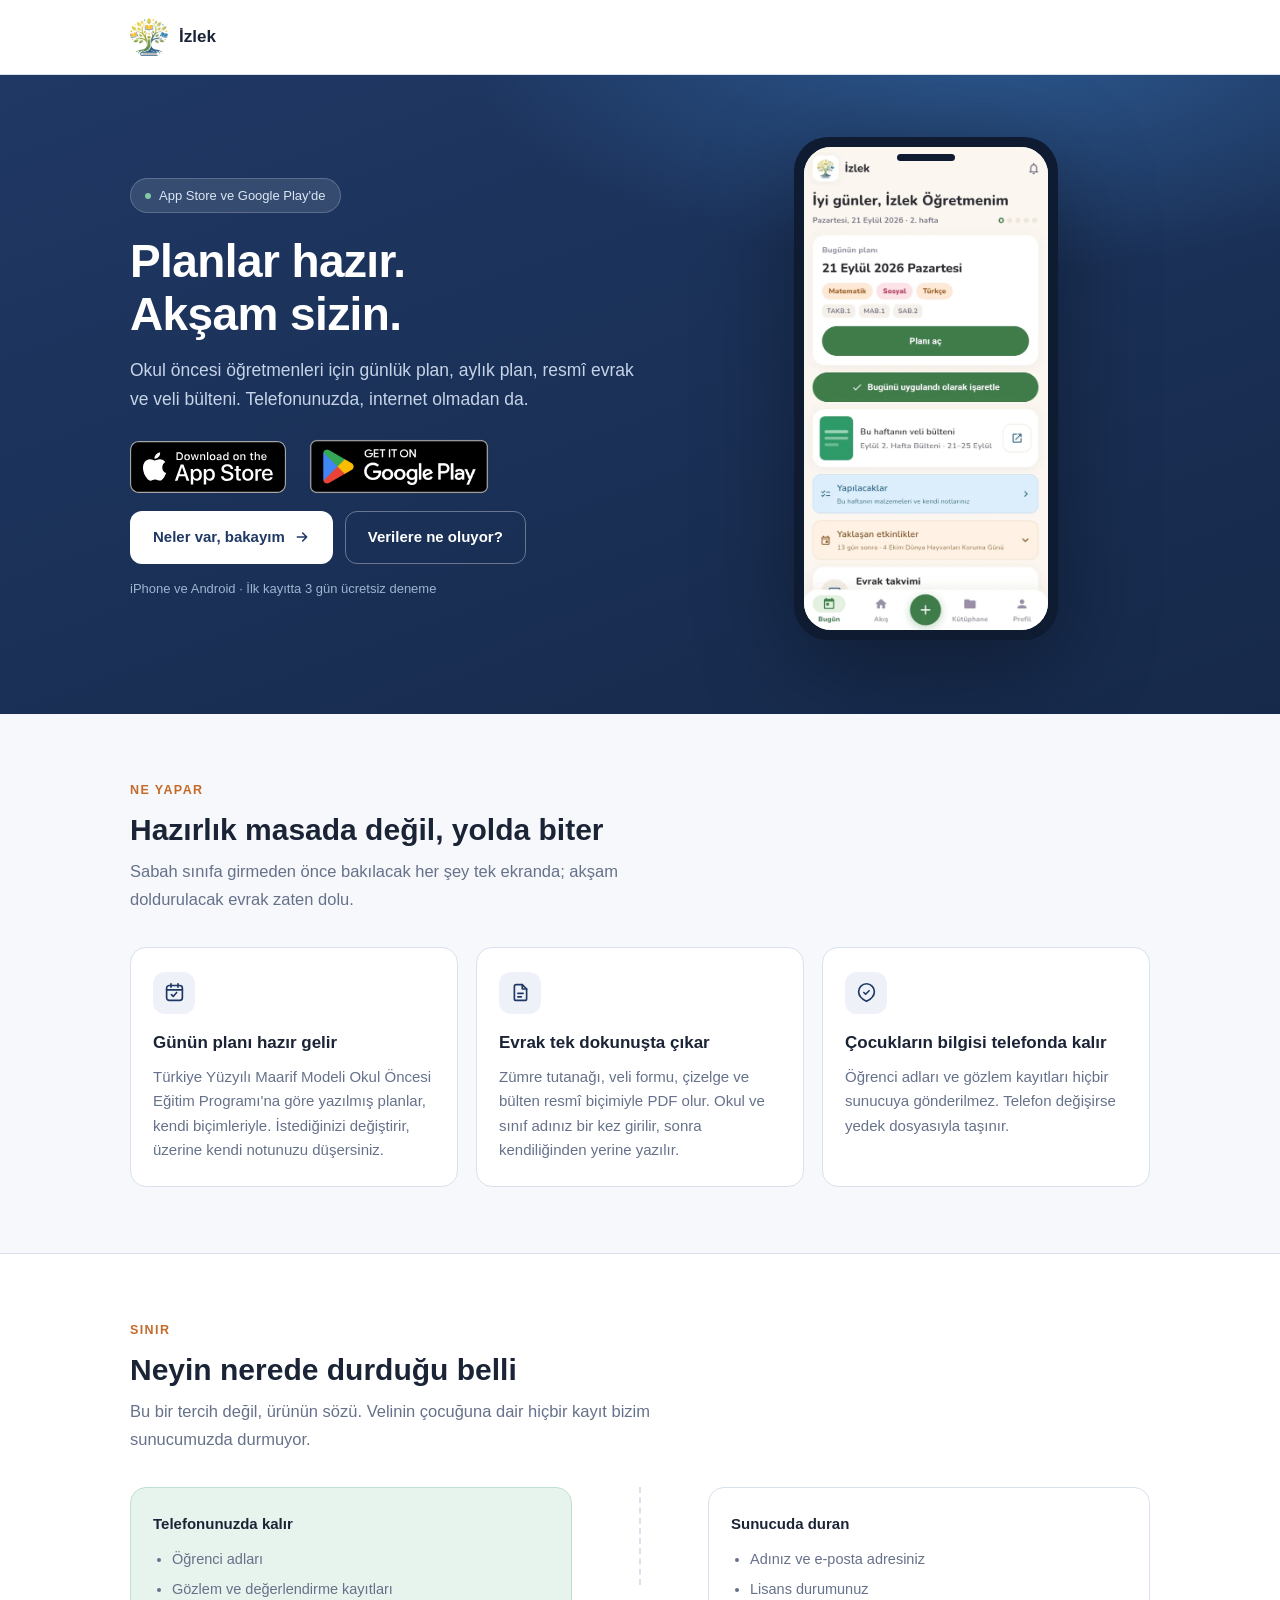
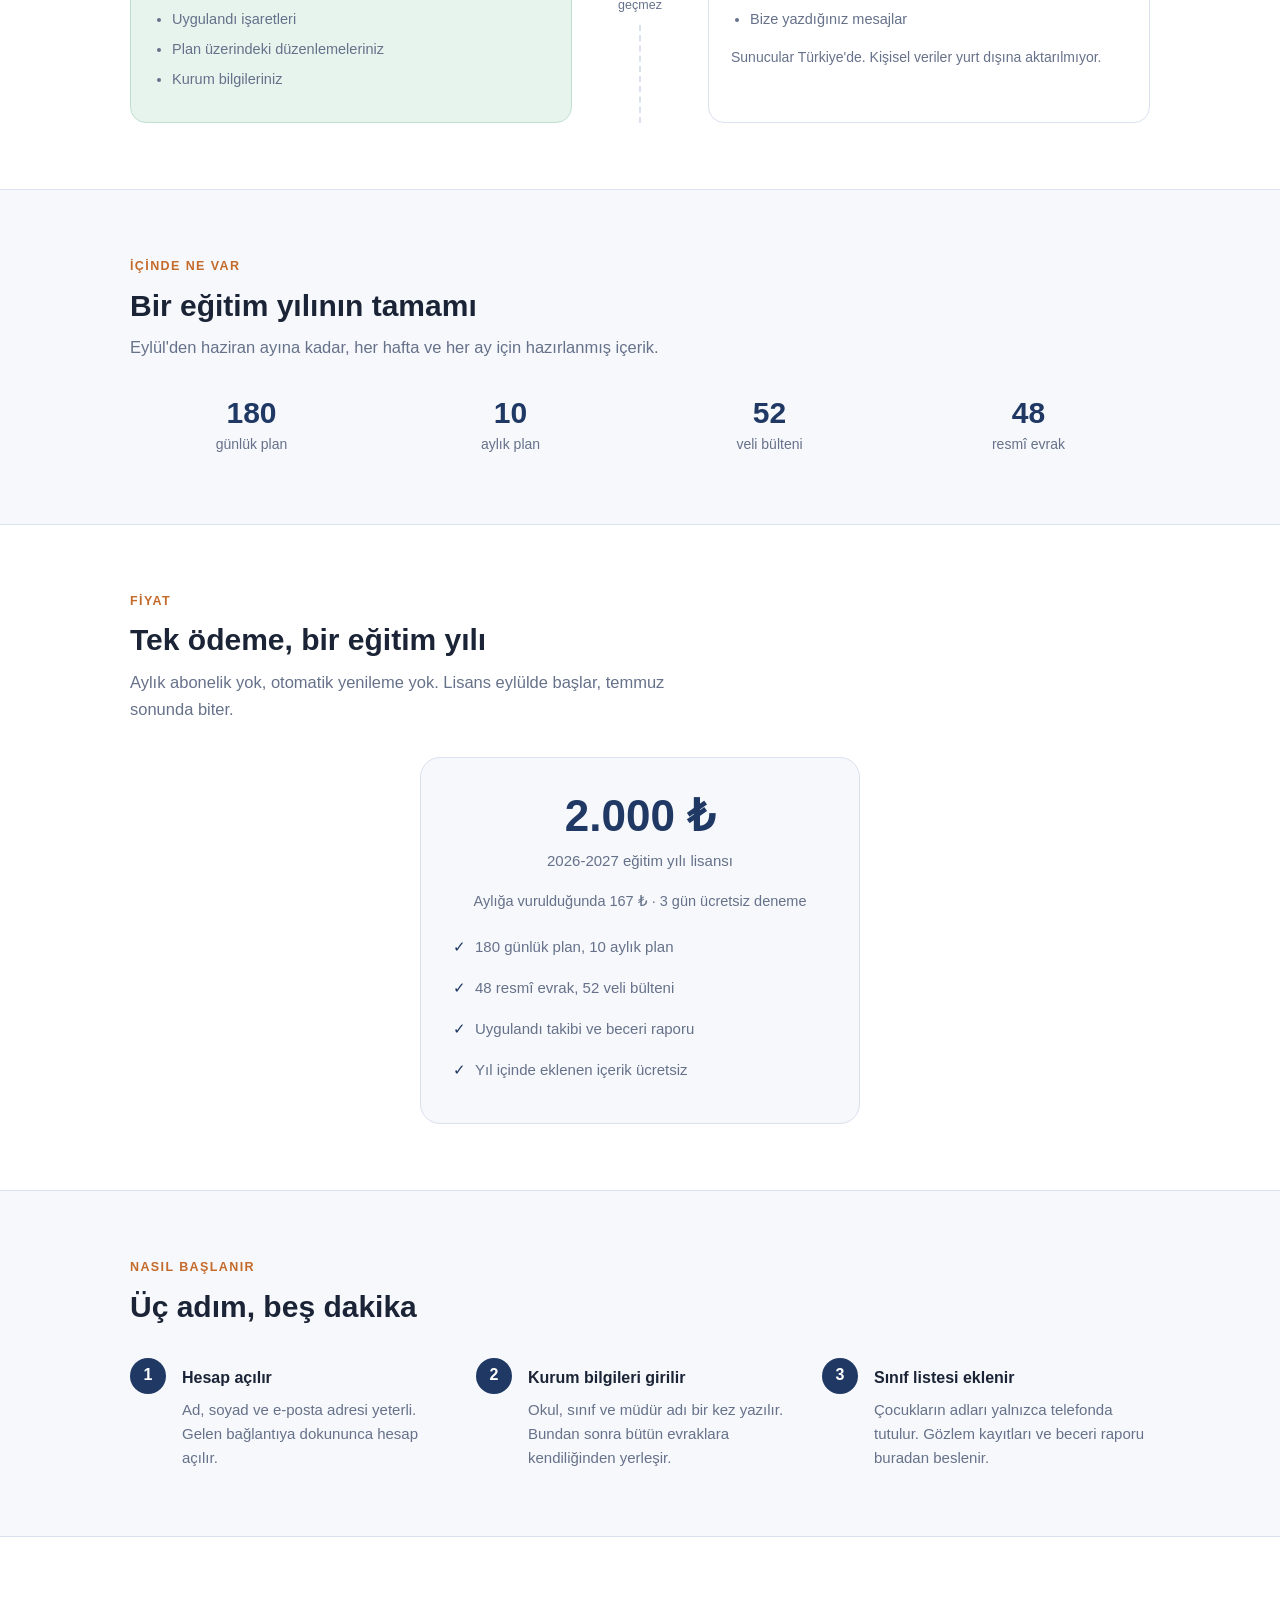
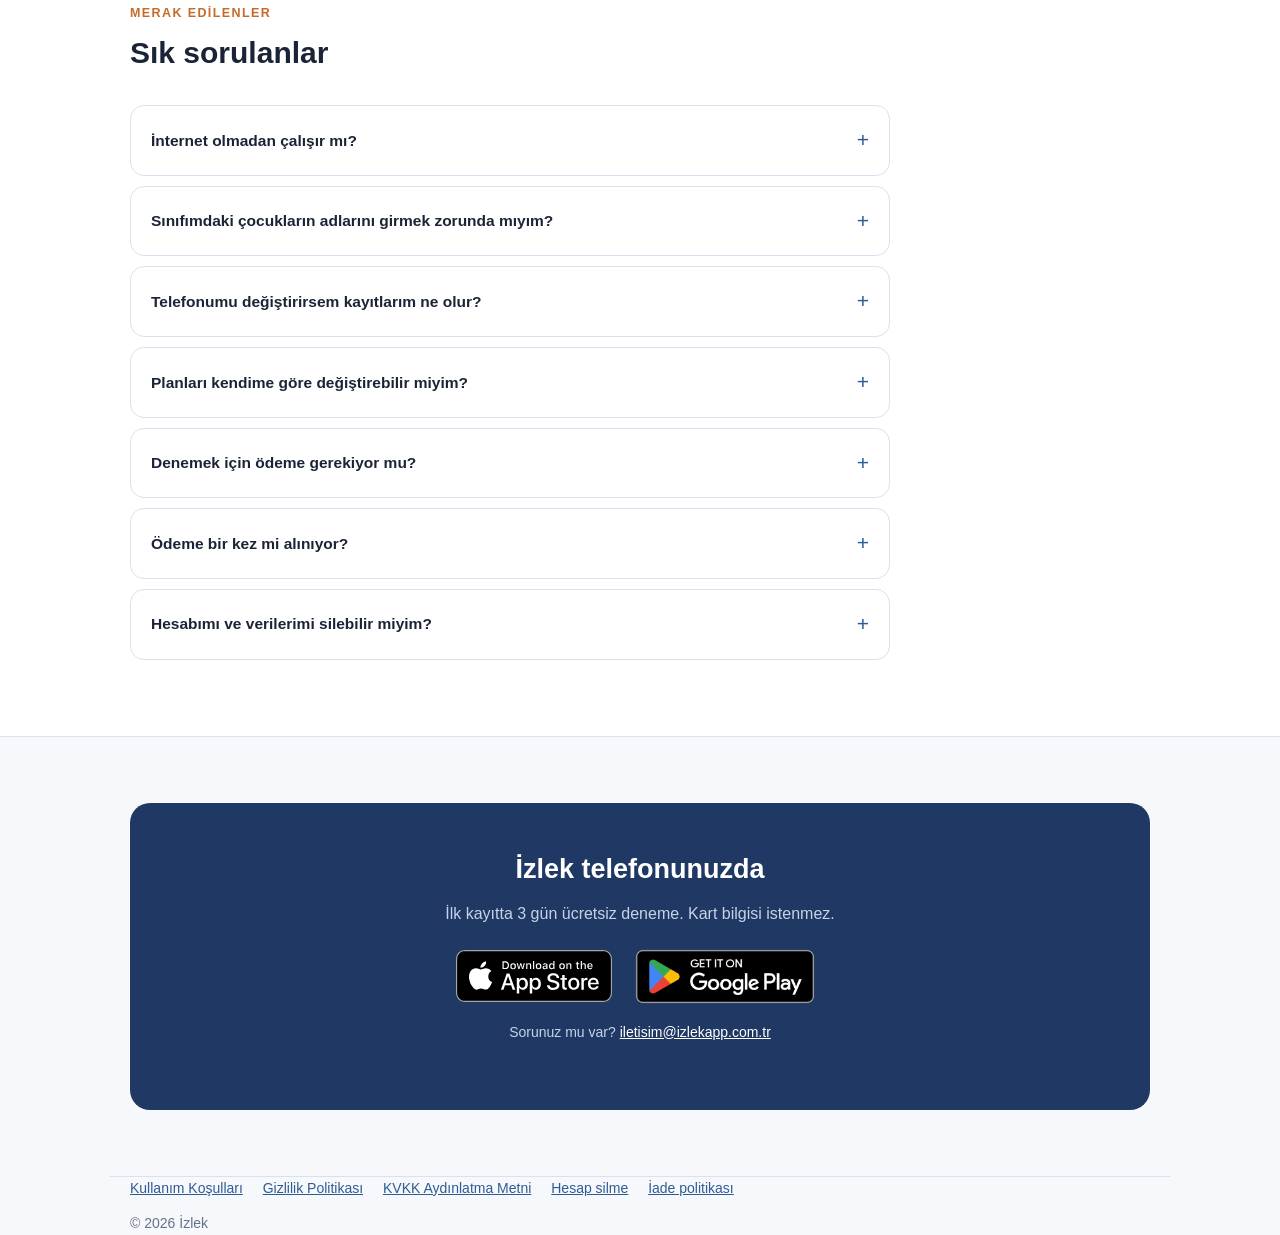
<file: index.html>
<!DOCTYPE html>
<html lang="tr">
<head>
<meta charset="utf-8">
<meta name="viewport" content="width=device-width, initial-scale=1">
<title>İzlek · Okul öncesi planlama ve evrak</title>
<meta name="description" content="Okul öncesi öğretmenleri için günlük plan, aylık plan, resmî evrak ve veli bülteni. Çevrimdışı çalışır, çocuklara ait bilgiler telefondan çıkmaz.">
<meta property="og:title" content="İzlek · Planlar hazır, akşam sizin">
<meta property="og:description" content="Okul öncesi öğretmenleri için planlama ve evrak uygulaması.">
<meta property="og:locale" content="tr_TR">
<meta property="og:image" content="https://izlekapp.com.tr/izlek-simge@2x.png">
<link rel="icon" href="/favicon.ico" sizes="any">
<link rel="apple-touch-icon" href="/apple-touch-icon.png">
<link rel="stylesheet" href="/ortak.css">
<style>
  /* Tanıtım sayfası belgelerden geniş: ölçüsü okumak değil,
     bakmak üzerine. Diğer sayfalar 720 pikselde kalıyor. */
  .kap{max-width:1060px}

  :root{
    --vurgu:#C46A2B;
    --vurguZemin:#FDF3EA;
    --gece:#16294A;
  }

  /* ---------- ÜST ALAN ---------- */
  .kahraman{
    background:
      radial-gradient(900px 420px at 78% -10%, #2E5C94 0%, transparent 62%),
      linear-gradient(160deg, #1F3864 0%, var(--gece) 100%);
    color:#fff;
    padding:62px 0 74px;
    overflow:hidden;
  }
  .kahraman .kap{
    display:grid;
    grid-template-columns:1.08fr .92fr;
    gap:44px;
    align-items:center;
  }
  .kahraman h1{
    font-size:clamp(30px, 4.4vw, 46px);
    line-height:1.14;
    letter-spacing:-.6px;
    margin:0 0 16px;
    color:#fff;
  }
  .kahraman .alt{
    font-size:17.5px;
    line-height:1.65;
    color:#C6D4E8;
    margin:0 0 26px;
    max-width:30em;
  }
  .rozet{
    display:inline-flex;
    align-items:center;
    gap:8px;
    background:rgba(255,255,255,.11);
    border:1px solid rgba(255,255,255,.2);
    border-radius:999px;
    padding:6px 14px;
    font-size:13px;
    color:#DCE6F4;
    margin:0 0 22px;
  }
  .rozet span{
    width:6px; height:6px; border-radius:50%;
    background:#7FC9A5; flex:none;
  }
  .dugmeler{display:flex; flex-wrap:wrap; gap:12px; align-items:center}
  .dugme{
    display:inline-flex; align-items:center; gap:9px;
    padding:13px 22px; border-radius:12px;
    font-size:15px; font-weight:600; text-decoration:none;
    border:1px solid transparent;
  }
  .dugme.dolu{background:#fff; color:var(--ana)}
  .dugme.bos{border-color:rgba(255,255,255,.34); color:#fff}
  .kucukNot{font-size:13px; color:#9FB4D0; margin:14px 0 0}

  /* Mağaza rozetleri (10 Ekim 2026): resmî Apple ve Google rozetleri.
     Google'ın PNG'sinde kendi boşluğu var; görünür yükseklikleri eşit
     olsun diye büyütülüp kenarları geri çekiliyor. */
  .magaza{display:flex; flex-wrap:wrap; gap:14px; align-items:center; margin:0 0 18px}
  .magaza a{display:inline-flex; line-height:0; border-radius:10px}
  .magaza a:focus-visible{outline:2px solid #fff; outline-offset:3px}
  .magaza img.apple{height:52px; width:auto}
  .magaza img.google{height:79px; width:auto; margin:-13px -3px}
  .kapanis .magaza{justify-content:center; margin:0 0 18px}
  .kapanis .iletisim{color:#C6D4E8; font-size:14px}
  .kapanis .iletisim a{color:#fff}

  /* ---------- TELEFON ---------- */
  /*
    Telefonun içinde **uygulamanın gerçek ekran görüntüleri** duruyor
    ve ziyaretçi alt çubuktaki sekmelere dokunarak gezinebiliyor.

    Alt çubuğu burada **çizmiyoruz**: uygulamanın kendi çubuğu karenin
    içinde zaten var. İkinci bir çubuk çizmek, uygulama değiştiğinde
    sitenin sessizce eskimesi demekti. Site yalnızca o çubuğun üstüne
    görünmez dokunma alanları koyuyor; hangi sekmenin seçili olduğunu
    da karenin kendisi söylüyor.

    --telefon-oran: karelerin en-boy oranı. Elle yazılmıyor —
    `arac/magaza/site_telefon_hazirla.py` görüntüleri üretirken buraya
    yazıyor. Böylece çerçeve karelerin kendi şekline oturuyor; hangi
    telefondan çekilirse çekilsin ne ezilme ne kırpılma oluyor.
  */
  .telefon{
    --telefon-oran: 0.5048;
    /* Alt çubuğun karedeki yüksekliği. Karenin yüzdesi olarak yazılı
       ki farklı yoğunluktaki telefonlarda da denk gelsin.
       Çubuk karede %6.6 yer kaplıyor; alan bilerek biraz yüksek
       tutuluyor ki küçük ekranda parmak çubuğun üstüne denk gelse de
       sekme değişsin. Fazlası içeriğin üstünü kaplardı. */
    --sekme-yuksekligi: 9%;
    justify-self:center; margin:0; width:264px; max-width:100%;
    filter:drop-shadow(0 24px 48px rgba(0,0,0,.34));
  }
  .telefon-govde{
    background:#0E1B31; border-radius:34px; padding:10px;
    position:relative;
  }
  /* Ekranın üstündeki ada. Kamerayı taklit etmek için değil: bu şerit
     olmadan çerçeve telefon gibi okunmuyor, boş bir dikdörtgen oluyor. */
  .telefon-govde::before{
    content:''; position:absolute; top:17px; left:50%;
    transform:translateX(-50%);
    width:58px; height:7px; border-radius:3.5px; background:#0E1B31;
    z-index:3;
  }
  .telefon-ekran{
    position:relative; overflow:hidden; border-radius:27px;
    aspect-ratio:var(--telefon-oran);
    background:#FBF6F0;
  }
  .telefon-kare{
    position:absolute; inset:0; width:100%; height:100%;
    object-fit:cover; object-position:top;
    opacity:0; transition:opacity .45s ease;
  }
  .telefon-kare.acik{opacity:1}

  /* Dokunma alanları: alt çubuk beş yuvaya bölünüyor —
     Bugün · Akış · Paylaş · Kütüphane · Profil. Beşi de gerçek
     (Ozan, Adım 294): ortadaki artı düğmesi önce gizleniyordu, şimdi
     kendi karesi var. */
  .telefon-sekmeler{
    position:absolute; left:0; right:0; bottom:0;
    height:var(--sekme-yuksekligi);
    display:grid; grid-template-columns:repeat(5,1fr);
  }
  .telefon-sekmeler button{
    appearance:none; background:transparent; border:0; padding:0;
    margin:2px; border-radius:10px; cursor:pointer;
    -webkit-tap-highlight-color:transparent;
    transition:background .18s ease;
  }
  /* Ortadaki yuva bir zamanlar gizliydi ve `display:none` ile
     ızgaradan çıkarıldığı için kalan dört alan bir yuva sola kayıyor,
     ziyaretçi "Kütüphane"ye dokunurken Profil'e basıyordu (Adım 281).
     Beş karenin beş yuvası olunca gizlenecek bir şey kalmadı; kayma
     ihtimali de kalktı. */
  .telefon-sekmeler button:hover{background:rgba(31,56,100,.10)}
  .telefon-sekmeler button:focus-visible{
    outline:2px solid var(--ana); outline-offset:-2px;
  }
  .gizliYazi{
    position:absolute; width:1px; height:1px; overflow:hidden;
    clip-path:inset(50%); white-space:nowrap;
  }

  /* Hareketi azaltılmış tarayıcıda geçiş anında olur; betik de
     kendiliğinden dönmeyi hiç başlatmaz. */
  @media (prefers-reduced-motion: reduce){
    .telefon-kare{transition:none}
  }

  /* ---------- BÖLÜMLER ---------- */
  .bolum{padding:66px 0}
  .bolum.acikZemin{background:var(--kart); border-block:1px solid var(--kenar)}
  .basligi{max-width:34em; margin:0 0 34px}
  .basligi h2{font-size:clamp(23px,2.6vw,30px); line-height:1.25; margin:0 0 10px; padding:0}
  .basligi p{color:var(--soluk); font-size:16.5px; margin:0}
  .etiket{
    display:block; font-size:12.5px; font-weight:700; letter-spacing:1.4px;
    text-transform:uppercase; color:var(--vurgu); margin:0 0 10px;
  }

  /* ---------- ÜÇLÜ ---------- */
  .uclu{display:grid; grid-template-columns:repeat(3,1fr); gap:18px}
  .oge{
    background:var(--kart); border:1px solid var(--kenar);
    border-radius:16px; padding:24px 22px;
  }
  .bolum.acikZemin .oge{background:var(--zemin)}
  .oge .ikon{
    width:42px; height:42px; border-radius:12px;
    background:var(--acik); color:var(--ana);
    display:flex; align-items:center; justify-content:center;
    margin:0 0 15px;
  }
  .oge h3{font-size:17px; margin:0 0 8px}
  .oge p{color:var(--soluk); font-size:15px; line-height:1.62; margin:0}

  /* ---------- MAHREMİYET ---------- */
  .sinir{
    display:grid; grid-template-columns:1fr auto 1fr;
    gap:20px; align-items:stretch;
  }
  .kutu{
    background:var(--kart); border:1px solid var(--kenar);
    border-radius:16px; padding:24px 22px;
  }
  .kutu.yesil{background:var(--onayZemin); border-color:var(--onayKenar)}
  .kutu h4{margin:0 0 12px; font-size:15px}
  .kutu ul{margin:0; padding-left:19px; color:var(--soluk); font-size:14.5px}
  .kutu li{margin-bottom:6px}
  .duvar{
    display:flex; flex-direction:column; align-items:center;
    justify-content:center; gap:10px; color:var(--soluk);
    font-size:12.5px; text-align:center; width:96px;
  }
  .duvar .cizgi{
    flex:1; width:0; border-left:2px dashed var(--kenar); min-height:26px;
  }

  /* ---------- SAYILAR ---------- */
  .sayilar{display:grid; grid-template-columns:repeat(4,1fr); gap:16px; text-align:center}
  .sayi b{display:block; font-size:30px; color:var(--ana); line-height:1.2}
  .sayi span{font-size:14px; color:var(--soluk)}

  /* ---------- ADIMLAR ---------- */
  .adimlar{display:grid; grid-template-columns:repeat(3,1fr); gap:18px; counter-reset:adim}
  .adim{position:relative; padding-left:52px}
  .adim::before{
    counter-increment:adim; content:counter(adim);
    position:absolute; left:0; top:-2px;
    width:36px; height:36px; border-radius:50%;
    background:var(--ana); color:#fff;
    display:flex; align-items:center; justify-content:center;
    font-size:16px; font-weight:700;
  }
  .adim h3{font-size:16px; margin:5px 0 7px}
  .adim p{color:var(--soluk); font-size:15px; line-height:1.6; margin:0}

  /* ---------- SSS ---------- */
  .sss{max-width:760px}
  .sss details{
    background:var(--kart); border:1px solid var(--kenar);
    border-radius:14px; padding:0 20px; margin-bottom:10px;
  }
  .sss summary{
    cursor:pointer; list-style:none; padding:17px 0;
    font-weight:600; font-size:15.5px;
    display:flex; justify-content:space-between; align-items:center; gap:14px;
  }
  .sss summary::-webkit-details-marker{display:none}
  .sss summary::after{content:'+'; color:var(--ikincil); font-size:21px; font-weight:400}
  .sss details[open] summary::after{content:'–'}
  .sss details p{padding:0 0 17px; margin:0; color:var(--soluk); font-size:15px}

  /* ---------- FİYAT ---------- */
  .fiyatKart{
    background:var(--kart); border:1px solid var(--kenar);
    border-radius:20px; padding:34px 32px; text-align:center;
    max-width:440px; margin:0 auto;
  }
  .fiyatKart .tutar{
    font-size:clamp(34px,4vw,44px); font-weight:700;
    color:var(--ana); line-height:1.1;
  }
  .fiyatKart .birim{display:block; color:var(--soluk); font-size:15px; margin-top:8px}
  .fiyatKart .aylik{color:var(--soluk); font-size:14.5px; margin:16px 0 0}
  .fiyatKart ul{
    list-style:none; padding:0; margin:22px 0 0; text-align:left;
    display:grid; gap:9px; font-size:15px;
  }
  .fiyatKart li{padding-left:22px; position:relative; color:var(--soluk)}
  .fiyatKart li::before{content:'✓'; position:absolute; left:0; color:var(--ana)}
  .bolum.acikZemin .fiyatKart{background:var(--zemin)}

  /* ---------- KAPANIŞ ---------- */
  .kapanis{
    background:var(--ana); color:#fff;
    border-radius:20px; padding:44px 40px; text-align:center;
  }
  .kapanis h2{color:#fff; font-size:clamp(21px,2.4vw,27px); margin:0 0 10px; padding:0}
  .kapanis p{color:#C6D4E8; margin:0 0 22px; font-size:16px}

  @media (max-width:860px){
    .kahraman{padding:44px 0 52px}
    .kahraman .kap{grid-template-columns:1fr; gap:36px}
    .telefon{order:2; width:260px}
    .uclu, .adimlar, .sayilar{grid-template-columns:1fr}
    .sayilar{gap:22px}
    .sinir{grid-template-columns:1fr}
    .duvar{width:auto; flex-direction:row; gap:14px}
    .duvar .cizgi{
      flex:1; height:0; min-height:0; width:auto;
      border-left:0; border-top:2px dashed var(--kenar);
    }
    .bolum{padding:48px 0}
    .kapanis{padding:34px 24px}
  }
</style>
</head>
<body>

<header>
  <div class="kap">
    <a class="marka" href="/">
      <img class="simge" src="/izlek-simge.png"
           srcset="/izlek-simge.png 1x, /izlek-simge@2x.png 2x"
           width="38" height="38" alt="">
      <b>İzlek</b>
    </a>
  </div>
</header>

<!-- =============================================================
     ÜST ALAN
     ============================================================= -->
<section class="kahraman">
  <div class="kap">
    <div>
      <div class="rozet"><span></span> App Store ve Google Play'de</div>
      <h1>Planlar hazır.<br>Akşam sizin.</h1>
      <p class="alt">
        Okul öncesi öğretmenleri için günlük plan, aylık plan, resmî
        evrak ve veli bülteni. Telefonunuzda, internet olmadan da.
      </p>
      <div class="magaza">
        <a href="https://apps.apple.com/tr/app/id6811076580" rel="noopener">
          <img class="apple" src="/app-store-rozet.svg" width="156" height="52"
               alt="App Store'dan indirin">
        </a>
        <a href="https://play.google.com/store/apps/details?id=tr.com.izlekapp" rel="noopener">
          <img class="google" src="/google-play-rozet.png" width="204" height="79"
               alt="Google Play'den indirin">
        </a>
      </div>
      <div class="dugmeler">
        <a class="dugme dolu" href="#nedir">
          Neler var, bakayım
          <svg width="16" height="16" viewBox="0 0 24 24" fill="none" stroke="currentColor"
               stroke-width="2.4" stroke-linecap="round" stroke-linejoin="round" aria-hidden="true">
            <path d="M5 12h14M13 6l6 6-6 6"/>
          </svg>
        </a>
        <a class="dugme bos" href="#mahremiyet">Verilere ne oluyor?</a>
      </div>
      <p class="kucukNot">iPhone ve Android · İlk kayıtta 3 gün ücretsiz deneme</p>
    </div>

    <!-- Telefonun içinde uygulamanın gerçek ekranları var.
         Kareler `arac/magaza/site_telefon_hazirla.py` ile üretiliyor;
         yeni sürüm çekildiğinde dosyalar değişiyor, bu işaretleme
         aynı kalıyor. -->
    <figure class="telefon">
      <div class="telefon-govde">
        <div class="telefon-ekran">
          <img class="telefon-kare acik" id="kare-bugun"
               src="/telefon-bugun.webp"
               alt="Bugün ekranı: günün planı, uygulandı işareti ve yaklaşan etkinlikler"
               fetchpriority="high" decoding="async">
          <img class="telefon-kare" id="kare-akis"
               src="/telefon-akis.webp"
               alt="Akış ekranı: öğretmenlerin paylaştığı etkinlikler"
               loading="lazy" decoding="async">
          <img class="telefon-kare" id="kare-paylas"
               src="/telefon-paylas.webp"
               alt="Yeni paylaşım ekranı: etkinlik fotoğrafı, açıklama ve etiketler"
               loading="lazy" decoding="async">
          <img class="telefon-kare" id="kare-kutuphane"
               src="/telefon-kutuphane.webp"
               alt="Kütüphane ekranı: aylık planlar, resmî evraklar ve veli bültenleri"
               loading="lazy" decoding="async">
          <img class="telefon-kare" id="kare-profil"
               src="/telefon-profil.webp"
               alt="Profil ekranı: lisans, sınıf bilgileri ve yedekleme"
               loading="lazy" decoding="async">

          <!-- Alt çubuğun üstündeki görünmez dokunma alanları.
               Beş yuva, beş kare; hepsi tıklanabilir. -->
          <div class="telefon-sekmeler" id="telefonSekmeler">
            <button type="button" data-kare="kare-bugun" aria-pressed="true">
              <span class="gizliYazi">Bugün ekranını göster</span>
            </button>
            <button type="button" data-kare="kare-akis" aria-pressed="false">
              <span class="gizliYazi">Akış ekranını göster</span>
            </button>
            <button type="button" data-kare="kare-paylas" aria-pressed="false">
              <span class="gizliYazi">Paylaşım ekranını göster</span>
            </button>
            <button type="button" data-kare="kare-kutuphane" aria-pressed="false">
              <span class="gizliYazi">Kütüphane ekranını göster</span>
            </button>
            <button type="button" data-kare="kare-profil" aria-pressed="false">
              <span class="gizliYazi">Profil ekranını göster</span>
            </button>
          </div>
        </div>
      </div>
      <figcaption class="gizliYazi">
        İzlek uygulamasının Bugün, Akış, Kütüphane ve Profil ekranları.
      </figcaption>
    </figure>
  </div>
</section>

<!-- =============================================================
     ÜÇ SÖZ
     ============================================================= -->
<section class="bolum" id="nedir">
  <div class="kap">
    <div class="basligi">
      <span class="etiket">Ne yapar</span>
      <h2>Hazırlık masada değil, yolda biter</h2>
      <p>
        Sabah sınıfa girmeden önce bakılacak her şey tek ekranda;
        akşam doldurulacak evrak zaten dolu.
      </p>
    </div>

    <div class="uclu">
      <div class="oge">
        <div class="ikon">
          <svg width="21" height="21" viewBox="0 0 24 24" fill="none" stroke="currentColor"
               stroke-width="1.9" stroke-linecap="round" stroke-linejoin="round" aria-hidden="true">
            <rect x="3" y="4" width="18" height="17" rx="3"/>
            <path d="M3 9h18M8 2v4M16 2v4"/>
            <path d="M8.5 14.5l2 2 4-4.5"/>
          </svg>
        </div>
        <h3>Günün planı hazır gelir</h3>
        <p>
          Türkiye Yüzyılı Maarif Modeli Okul Öncesi Eğitim Programı'na
          göre yazılmış planlar, kendi biçimleriyle. İstediğinizi
          değiştirir, üzerine kendi notunuzu düşersiniz.
        </p>
      </div>

      <div class="oge">
        <div class="ikon">
          <svg width="21" height="21" viewBox="0 0 24 24" fill="none" stroke="currentColor"
               stroke-width="1.9" stroke-linecap="round" stroke-linejoin="round" aria-hidden="true">
            <path d="M14 3H7a2 2 0 0 0-2 2v14a2 2 0 0 0 2 2h10a2 2 0 0 0 2-2V8z"/>
            <path d="M14 3v5h5M9 13h6M9 17h4"/>
          </svg>
        </div>
        <h3>Evrak tek dokunuşta çıkar</h3>
        <p>
          Zümre tutanağı, veli formu, çizelge ve bülten resmî
          biçimiyle PDF olur. Okul ve sınıf adınız bir kez girilir,
          sonra kendiliğinden yerine yazılır.
        </p>
      </div>

      <div class="oge">
        <div class="ikon">
          <svg width="21" height="21" viewBox="0 0 24 24" fill="none" stroke="currentColor"
               stroke-width="1.9" stroke-linecap="round" stroke-linejoin="round" aria-hidden="true">
            <path d="M12 2a9 9 0 0 0-9 9c0 5 4 8.5 9 11 5-2.5 9-6 9-11a9 9 0 0 0-9-9z"/>
            <path d="M9 12l2 2 4-4"/>
          </svg>
        </div>
        <h3>Çocukların bilgisi telefonda kalır</h3>
        <p>
          Öğrenci adları ve gözlem kayıtları hiçbir sunucuya
          gönderilmez. Telefon değişirse yedek dosyasıyla taşınır.
        </p>
      </div>
    </div>
  </div>
</section>

<!-- =============================================================
     MAHREMİYET
     ============================================================= -->
<section class="bolum acikZemin" id="mahremiyet">
  <div class="kap">
    <div class="basligi">
      <span class="etiket">Sınır</span>
      <h2>Neyin nerede durduğu belli</h2>
      <p>
        Bu bir tercih değil, ürünün sözü. Velinin çocuğuna dair hiçbir
        kayıt bizim sunucumuzda durmuyor.
      </p>
    </div>

    <div class="sinir">
      <div class="kutu yesil">
        <h4>Telefonunuzda kalır</h4>
        <ul>
          <li>Öğrenci adları</li>
          <li>Gözlem ve değerlendirme kayıtları</li>
          <li>Uygulandı işaretleri</li>
          <li>Plan üzerindeki düzenlemeleriniz</li>
          <li>Kurum bilgileriniz</li>
        </ul>
      </div>

      <div class="duvar" aria-hidden="true">
        <div class="cizgi"></div>
        <div>geçmez</div>
        <div class="cizgi"></div>
      </div>

      <div class="kutu">
        <h4>Sunucuda duran</h4>
        <ul>
          <li>Adınız ve e-posta adresiniz</li>
          <li>Lisans durumunuz</li>
          <li>Bize yazdığınız mesajlar</li>
        </ul>
        <p style="margin:14px 0 0; font-size:14px; color:var(--soluk)">
          Sunucular Türkiye'de. Kişisel veriler yurt dışına
          aktarılmıyor.
        </p>
      </div>
    </div>
  </div>
</section>

<!-- =============================================================
     İÇİNDEKİLER
     ============================================================= -->
<section class="bolum">
  <div class="kap">
    <div class="basligi">
      <span class="etiket">İçinde ne var</span>
      <h2>Bir eğitim yılının tamamı</h2>
      <p>
        Eylül'den haziran ayına kadar, her hafta ve her ay için
        hazırlanmış içerik.
      </p>
    </div>

    <div class="sayilar">
      <div class="sayi"><b>180</b><span>günlük plan</span></div>
      <div class="sayi"><b>10</b><span>aylık plan</span></div>
      <div class="sayi"><b>52</b><span>veli bülteni</span></div>
      <div class="sayi"><b>48</b><span>resmî evrak</span></div>
    </div>
  </div>
</section>

<!-- =============================================================
     FİYAT
     ============================================================= -->
<section class="bolum acikZemin">
  <div class="kap">
    <div class="basligi">
      <span class="etiket">Fiyat</span>
      <h2>Tek ödeme, bir eğitim yılı</h2>
      <p>
        Aylık abonelik yok, otomatik yenileme yok. Lisans eylülde
        başlar, temmuz sonunda biter.
      </p>
    </div>

    <div class="fiyatKart">
      <div class="tutar">2.000 ₺</div>
      <span class="birim">2026-2027 eğitim yılı lisansı</span>
      <p class="aylik">Aylığa vurulduğunda 167 ₺ · 3 gün ücretsiz deneme</p>
      <ul>
        <li>180 günlük plan, 10 aylık plan</li>
        <li>48 resmî evrak, 52 veli bülteni</li>
        <li>Uygulandı takibi ve beceri raporu</li>
        <li>Yıl içinde eklenen içerik ücretsiz</li>
      </ul>
    </div>
  </div>
</section>

<!-- =============================================================
     NASIL BAŞLANIR
     ============================================================= -->
<section class="bolum">
  <div class="kap">
    <div class="basligi">
      <span class="etiket">Nasıl başlanır</span>
      <h2>Üç adım, beş dakika</h2>
    </div>

    <div class="adimlar">
      <div class="adim">
        <h3>Hesap açılır</h3>
        <p>
          Ad, soyad ve e-posta adresi yeterli. Gelen bağlantıya
          dokununca hesap açılır.
        </p>
      </div>
      <div class="adim">
        <h3>Kurum bilgileri girilir</h3>
        <p>
          Okul, sınıf ve müdür adı bir kez yazılır. Bundan sonra
          bütün evraklara kendiliğinden yerleşir.
        </p>
      </div>
      <div class="adim">
        <h3>Sınıf listesi eklenir</h3>
        <p>
          Çocukların adları yalnızca telefonda tutulur. Gözlem
          kayıtları ve beceri raporu buradan beslenir.
        </p>
      </div>
    </div>
  </div>
</section>

<!-- =============================================================
     SSS
     ============================================================= -->
<section class="bolum acikZemin">
  <div class="kap">
    <div class="basligi">
      <span class="etiket">Merak edilenler</span>
      <h2>Sık sorulanlar</h2>
    </div>

    <div class="sss">
      <details>
        <summary>İnternet olmadan çalışır mı?</summary>
        <p>
          Evet. Planlar, evraklar ve PDF üretimi çevrimdışı çalışır.
          İnternet yalnızca hesap açarken, giriş yaparken ve yeni ay
          içeriği inerken gerekir.
        </p>
      </details>
      <details>
        <summary>Sınıfımdaki çocukların adlarını girmek zorunda mıyım?</summary>
        <p>
          Hayır. Sınıf listesi yalnızca gözlem kayıtları ve beceri
          raporu için gerekir. Girmeseniz de planlara, evraklara ve
          bültenlere erişirsiniz.
        </p>
      </details>
      <details>
        <summary>Telefonumu değiştirirsem kayıtlarım ne olur?</summary>
        <p>
          Uygulamadan bir yedek dosyası alırsınız, yeni telefonda o
          dosyayı geri yüklersiniz. Yedek dosyası sizde durur;
          bize gönderilmez.
        </p>
      </details>
      <details>
        <summary>Planları kendime göre değiştirebilir miyim?</summary>
        <p>
          Evet. Her günlük planın üzerinde düzenleme yapabilirsiniz.
          Değişiklikleriniz kaydedilir ve çıktıda yer alır.
        </p>
      </details>
      <details>
        <summary>Denemek için ödeme gerekiyor mu?</summary>
        <p>
          Hayır. E-posta adresinizi doğruladığınızda <b>72 saatlik
          (3 gün)</b> ücretsiz deneme başlar; kart bilgisi istenmez ve
          süre dolduğunda kendiliğinden lisans başlamaz.
        </p>
      </details>
      <details>
        <summary>Ödeme bir kez mi alınıyor?</summary>
        <p>
          Evet. Eğitim yılı lisansı tek ödemedir; kendiliğinden
          yenilenmez. İlk on dört gün içinde gerekçesiz cayabilirsiniz,
          sonrasında kullanılmayan süre gün hesabıyla iade edilir.
          Ayrıntılar <a href="/iade.html">iade politikasında</a>.
        </p>
      </details>
      <details>
        <summary>Hesabımı ve verilerimi silebilir miyim?</summary>
        <p>
          Evet. Uygulamadan <b>Profil → Ayarlar → Verilerimi sil</b>
          yolunu izlemeniz yeterli. Ayrıntılar
          <a href="/hesap-silme.html">hesap silme sayfasında</a>.
        </p>
      </details>
    </div>
  </div>
</section>

<!-- =============================================================
     KAPANIŞ
     ============================================================= -->
<section class="bolum">
  <div class="kap">
    <div class="kapanis">
      <h2>İzlek telefonunuzda</h2>
      <p>
        İlk kayıtta 3 gün ücretsiz deneme. Kart bilgisi istenmez.
      </p>
      <div class="magaza">
      <a href="https://apps.apple.com/tr/app/id6811076580" rel="noopener">
        <img class="apple" src="/app-store-rozet.svg" width="156" height="52"
             alt="App Store'dan indirin">
      </a>
      <a href="https://play.google.com/store/apps/details?id=tr.com.izlekapp" rel="noopener">
        <img class="google" src="/google-play-rozet.png" width="204" height="79"
             alt="Google Play'den indirin">
      </a>
    </div>
      <p class="iletisim">Sorunuz mu var?
        <a href="mailto:iletisim@izlekapp.com.tr?subject=%C4%B0zlek%20hakk%C4%B1nda">iletisim@izlekapp.com.tr</a>
      </p>
    </div>
  </div>
</section>

<footer class="kap">
  <a href="/kosullar.html">Kullanım Koşulları</a>
  <a href="/gizlilik.html">Gizlilik Politikası</a>
  <a href="/kvkk.html">KVKK Aydınlatma Metni</a>
  <a href="/hesap-silme.html">Hesap silme</a>
  <a href="/iade.html">İade politikası</a>
  <div style="margin-top:12px">© 2026 İzlek</div>
</footer>


<script>
/* ===================================================================
   TELEFON — sekmeler ve kendiliğinden dönme

   Ozan (Adım 281): sekmeler tıklanabilir olacak, ziyaretçi
   dokunmazsa ekranlar kendiliğinden de dönecek.

   Üç şeye dikkat edildi:

   · **Dokunan kişi kontrolü alıyor.** Bir sekmeye dokunulduğu anda
     dönme duruyor ve bir daha başlamıyor. Ziyaretçi bakmak istediği
     ekranda dururken görselin altından kayması, elinden bir şey
     alınması gibi.
   · **Görünmeyen şey dönmüyor.** Sayfa aşağı kaydırıldığında
     zamanlayıcı duruyor (IntersectionObserver): görünmeyen bir
     görsel için pil harcamanın anlamı yok.
   · **Hareket azaltılmışsa hiç dönmüyor.** Vestibüler rahatsızlığı
     olan ziyaretçi için kendiliğinden hareket eden bir görsel
     rahatsızlık kaynağı; sekmeler yine çalışıyor.
   =================================================================== */
(function () {
  var kap = document.getElementById('telefonSekmeler');
  if (!kap) return;

  var dugmeler = [].slice.call(kap.querySelectorAll('button[data-kare]'));
  if (dugmeler.length === 0) return;

  var sira = 0;
  var zaman = null;
  var elDegdi = false;

  function goster(i) {
    sira = (i + dugmeler.length) % dugmeler.length;
    dugmeler.forEach(function (d, k) {
      var kare = document.getElementById(d.getAttribute('data-kare'));
      if (kare) kare.classList.toggle('acik', k === sira);
      d.setAttribute('aria-pressed', k === sira ? 'true' : 'false');
    });
  }

  function basla() {
    if (elDegdi || zaman) return;
    zaman = setInterval(function () { goster(sira + 1); }, 4500);
  }

  function dur() {
    if (zaman) { clearInterval(zaman); zaman = null; }
  }

  dugmeler.forEach(function (d, k) {
    d.addEventListener('click', function () {
      elDegdi = true;   // kontrol ziyaretçide; bir daha dönmüyor
      dur();
      goster(k);
    });
  });

  var azHareket = window.matchMedia
    && window.matchMedia('(prefers-reduced-motion: reduce)').matches;
  if (azHareket) return;

  if ('IntersectionObserver' in window) {
    new IntersectionObserver(function (girisler) {
      girisler[0].isIntersecting ? basla() : dur();
    }, { threshold: 0.35 }).observe(kap);
  } else {
    basla();
  }
})();
</script>
</body>
</html>
</file>
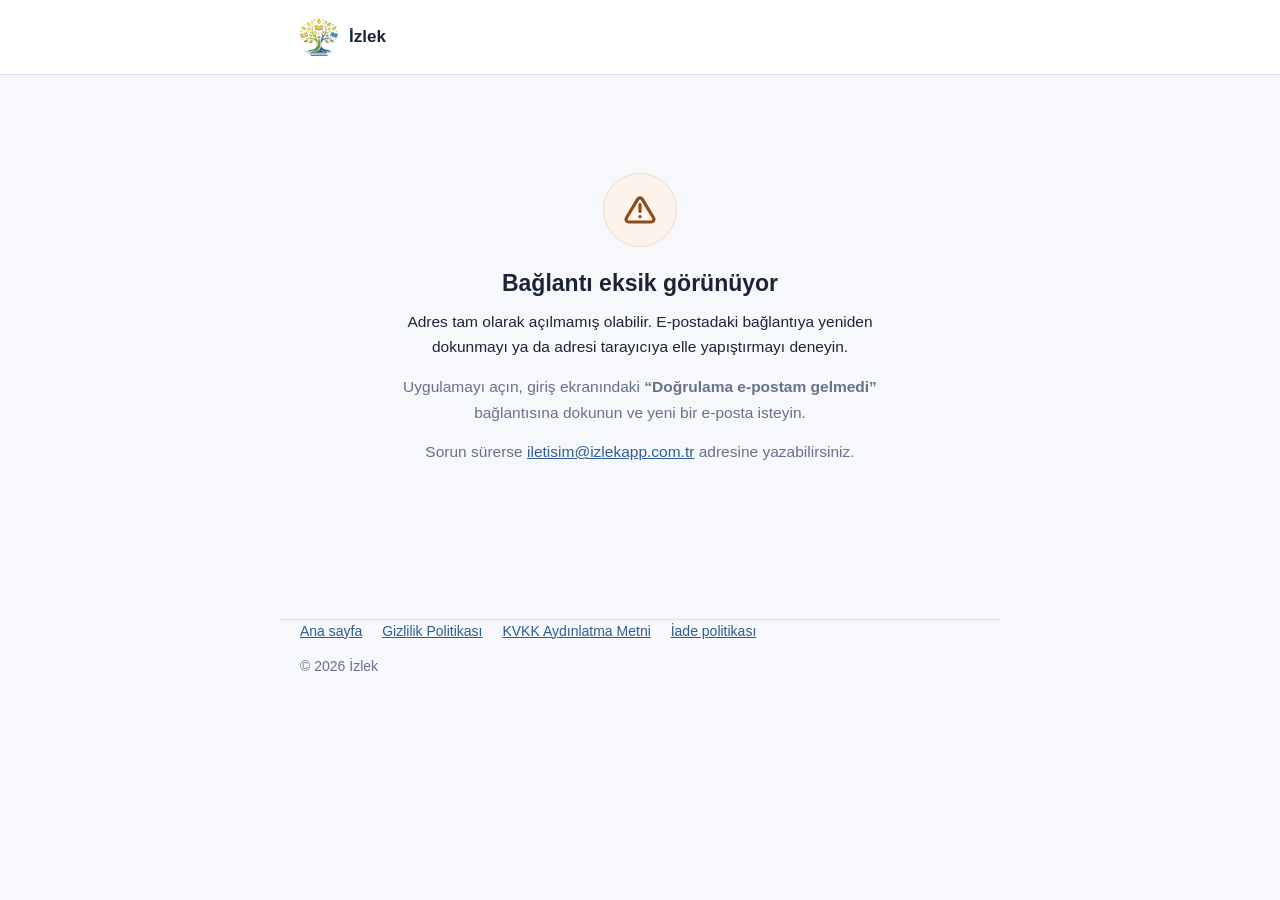
<file: dogrulama.html>
<!DOCTYPE html>
<html lang="tr">
<head>
<meta charset="utf-8">
<meta name="viewport" content="width=device-width, initial-scale=1">
<meta name="robots" content="noindex">
<title>E-posta Doğrulama · İzlek</title>
<link rel="icon" href="/favicon.ico" sizes="any">
<link rel="apple-touch-icon" href="/apple-touch-icon.png">
<link rel="stylesheet" href="/ortak.css">
<style>
  .orta{max-width:520px; margin:0 auto; text-align:center; padding:60px 20px 80px}
  .isaret{
    width:74px; height:74px; border-radius:50%; margin:0 auto 22px;
    display:flex; align-items:center; justify-content:center;
  }
  .isaret.bekle{background:var(--acik)}
  .isaret.oldu{background:var(--onayZemin); border:1px solid var(--onayKenar)}
  .isaret.olmadi{background:var(--uyariZemin); border:1px solid var(--uyariKenar)}
  .donen{
    width:26px; height:26px; border-radius:50%;
    border:3px solid var(--kenar); border-top-color:var(--ana);
    animation:don .8s linear infinite;
  }
  @keyframes don{to{transform:rotate(360deg)}}
  .orta h1{font-size:23px; margin:0 0 10px}
  .orta p{color:var(--soluk); font-size:15.5px; margin:0 0 14px}
  .orta p.koyu{color:var(--metin)}
  .gizli{display:none}
</style>
</head>
<body>

<header>
  <div class="kap">
    <a class="marka" href="/">
      <img class="simge" src="/izlek-simge.png"
           srcset="/izlek-simge.png 1x, /izlek-simge@2x.png 2x"
           width="38" height="38" alt="">
      <b>İzlek</b>
    </a>
  </div>
</header>

<main>

  <!-- BEKLEME -->
  <div class="orta" id="bekle">
    <div class="isaret bekle"><div class="donen"></div></div>
    <h1>E-posta adresiniz doğrulanıyor</h1>
    <p>Bir saniyenizi alacak.</p>
  </div>

  <!-- OLDU -->
  <div class="orta gizli" id="oldu">
    <div class="isaret oldu">
      <svg width="34" height="34" viewBox="0 0 24 24" fill="none"
           stroke="#2F7D5D" stroke-width="2.4"
           stroke-linecap="round" stroke-linejoin="round" aria-hidden="true">
        <path d="M20 6 9 17l-5-5"/>
      </svg>
    </div>
    <h1>E-posta adresiniz doğrulandı</h1>
    <p class="koyu">
      Artık İzlek uygulamasına giriş yapabilirsiniz.
    </p>
    <p>
      Bu sayfayı kapatıp uygulamaya dönün ve kayıt olurken
      kullandığınız e-posta ve şifreyle giriş yapın.
    </p>
  </div>

  <!-- OLMADI -->
  <div class="orta gizli" id="olmadi">
    <div class="isaret olmadi">
      <svg width="32" height="32" viewBox="0 0 24 24" fill="none"
           stroke="#8A4E1C" stroke-width="2.4"
           stroke-linecap="round" stroke-linejoin="round" aria-hidden="true">
        <path d="M12 8v5"/><path d="M12 17h.01"/>
        <path d="M10.3 3.9 1.8 18a2 2 0 0 0 1.7 3h17a2 2 0 0 0 1.7-3L13.7 3.9a2 2 0 0 0-3.4 0z"/>
      </svg>
    </div>
    <h1 id="olmadiBaslik">Bağlantı geçerli değil</h1>
    <p class="koyu" id="olmadiMetin">
      Doğrulama bağlantısının süresi dolmuş ya da bağlantı daha önce
      kullanılmış olabilir.
    </p>
    <p>
      Uygulamayı açın, giriş ekranındaki
      <b>&#8220;Doğrulama e-postam gelmedi&#8221;</b> bağlantısına
      dokunun ve yeni bir e-posta isteyin.
    </p>
    <p>
      Sorun sürerse
      <a href="mailto:iletisim@izlekapp.com.tr">iletisim@izlekapp.com.tr</a>
      adresine yazabilirsiniz.
    </p>
  </div>

</main>

<footer class="kap">
  <a href="/">Ana sayfa</a>
  <a href="/gizlilik.html">Gizlilik Politikası</a>
  <a href="/kvkk.html">KVKK Aydınlatma Metni</a>
  <a href="/iade.html">İade politikası</a>
  <div style="margin-top:12px">© 2026 İzlek</div>
</footer>

<script>
// ===================================================================
// Doğrulama bağlantısı buraya düşüyor: /dogrulama.html?token=...
//
// Sayfa jetonu alıp sunucuya iletiyor. Doğrulamayı yapan sunucu;
// bu sayfa yalnızca sonucu Türkçe ve anlaşılır biçimde gösteriyor.
// Öncesinde bağlantı doğrudan PocketBase yönetim paneline gidiyordu:
// öğretmen İngilizce bir yönetici ekranıyla karşılaşıyordu.
//
// Jeton adres çubuğunda görünüyor ama tek kullanımlık ve kısa ömürlü.
// Yine de işlem bittikten sonra adres çubuğundan siliyoruz ki
// tarayıcı geçmişinde durmasın.
// ===================================================================
(function () {
  var API = 'https://api.izlekapp.com.tr';

  function goster(hangi) {
    ['bekle', 'oldu', 'olmadi'].forEach(function (ad) {
      document.getElementById(ad).classList.toggle('gizli', ad !== hangi);
    });
  }

  function basarisiz(baslik, metin) {
    if (baslik) document.getElementById('olmadiBaslik').textContent = baslik;
    if (metin) document.getElementById('olmadiMetin').textContent = metin;
    goster('olmadi');
  }

  // Jeton normalde sorgu dizesinde. Eski biçimdeki bağlantılar
  // (.../#/auth/confirm-verification/JETON) için ikinci bir yol da
  // bırakıyoruz; eski e-postası duran biri boş sayfayla karşılaşmasın.
  var jeton = new URLSearchParams(location.search).get('token');
  if (!jeton && location.hash) {
    var parcalar = location.hash.split('/');
    var son = parcalar[parcalar.length - 1];
    if (son && son.length > 20) jeton = son;
  }

  if (!jeton) {
    basarisiz(
      'Bağlantı eksik görünüyor',
      'Adres tam olarak açılmamış olabilir. E-postadaki bağlantıya ' +
      'yeniden dokunmayı ya da adresi tarayıcıya elle yapıştırmayı deneyin.'
    );
    return;
  }

  var istek = new XMLHttpRequest();
  istek.open('POST', API + '/api/collections/users/confirm-verification', true);
  istek.setRequestHeader('Content-Type', 'application/json');
  istek.timeout = 20000;

  istek.onload = function () {
    history.replaceState(null, '', location.pathname);
    if (istek.status >= 200 && istek.status < 300) {
      goster('oldu');
    } else {
      basarisiz();
    }
  };

  istek.onerror = istek.ontimeout = function () {
    basarisiz(
      'Sunucuya ulaşılamadı',
      'İnternet bağlantınızı kontrol edip sayfayı yenileyin.'
    );
  };

  istek.send(JSON.stringify({ token: jeton }));
})();
</script>

</body>
</html>
</file>
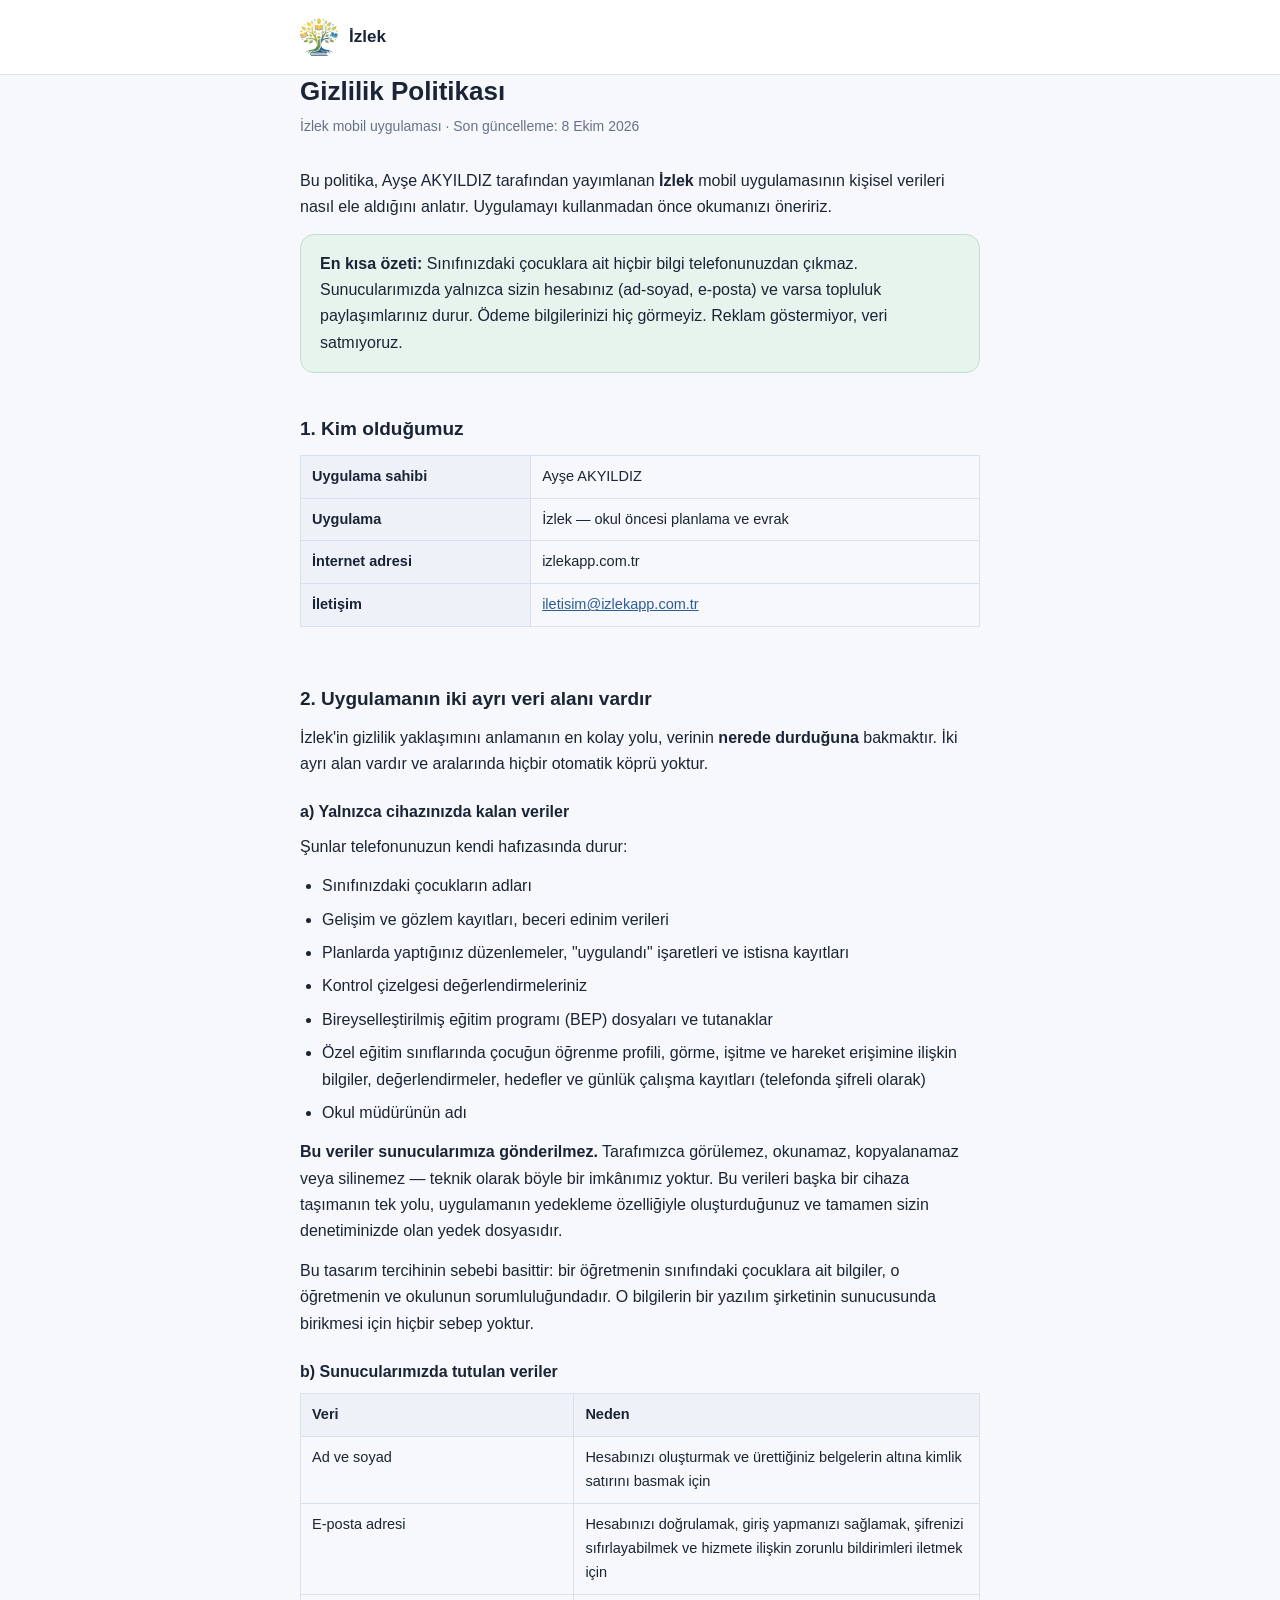
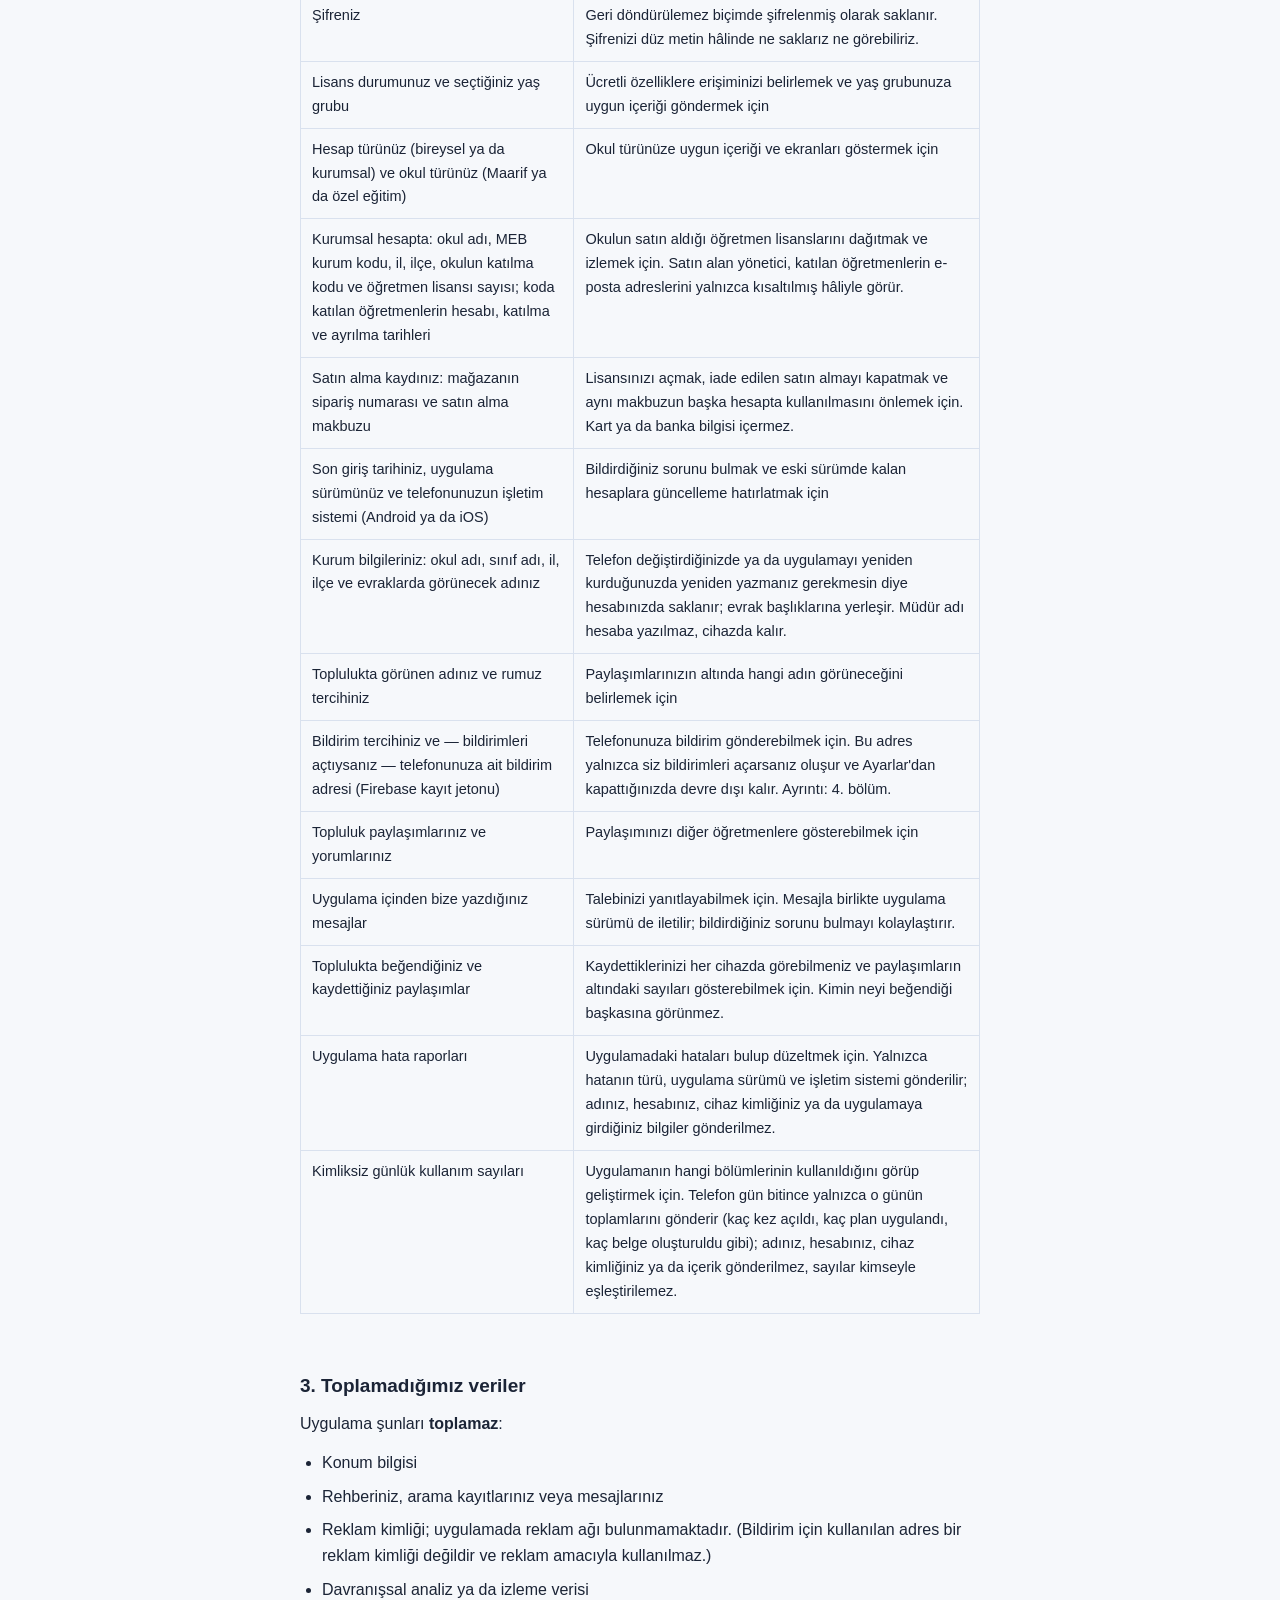
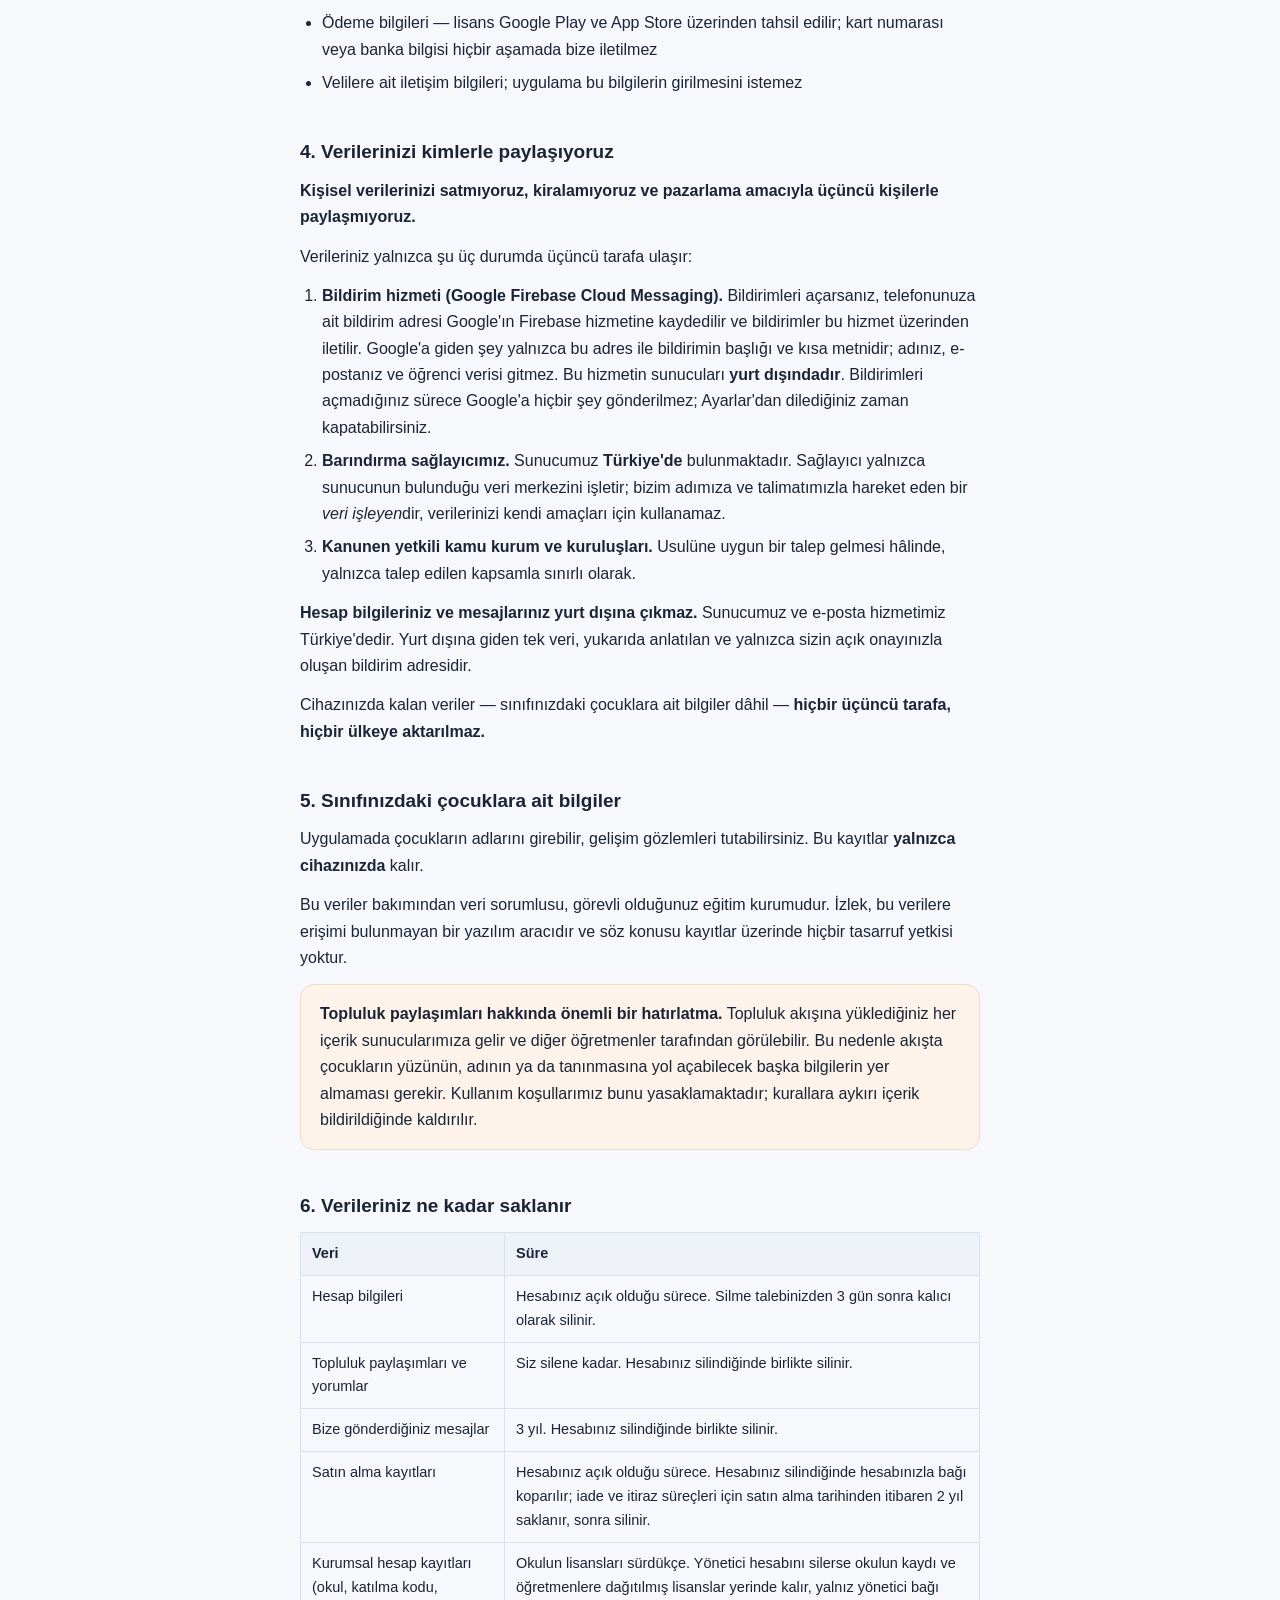
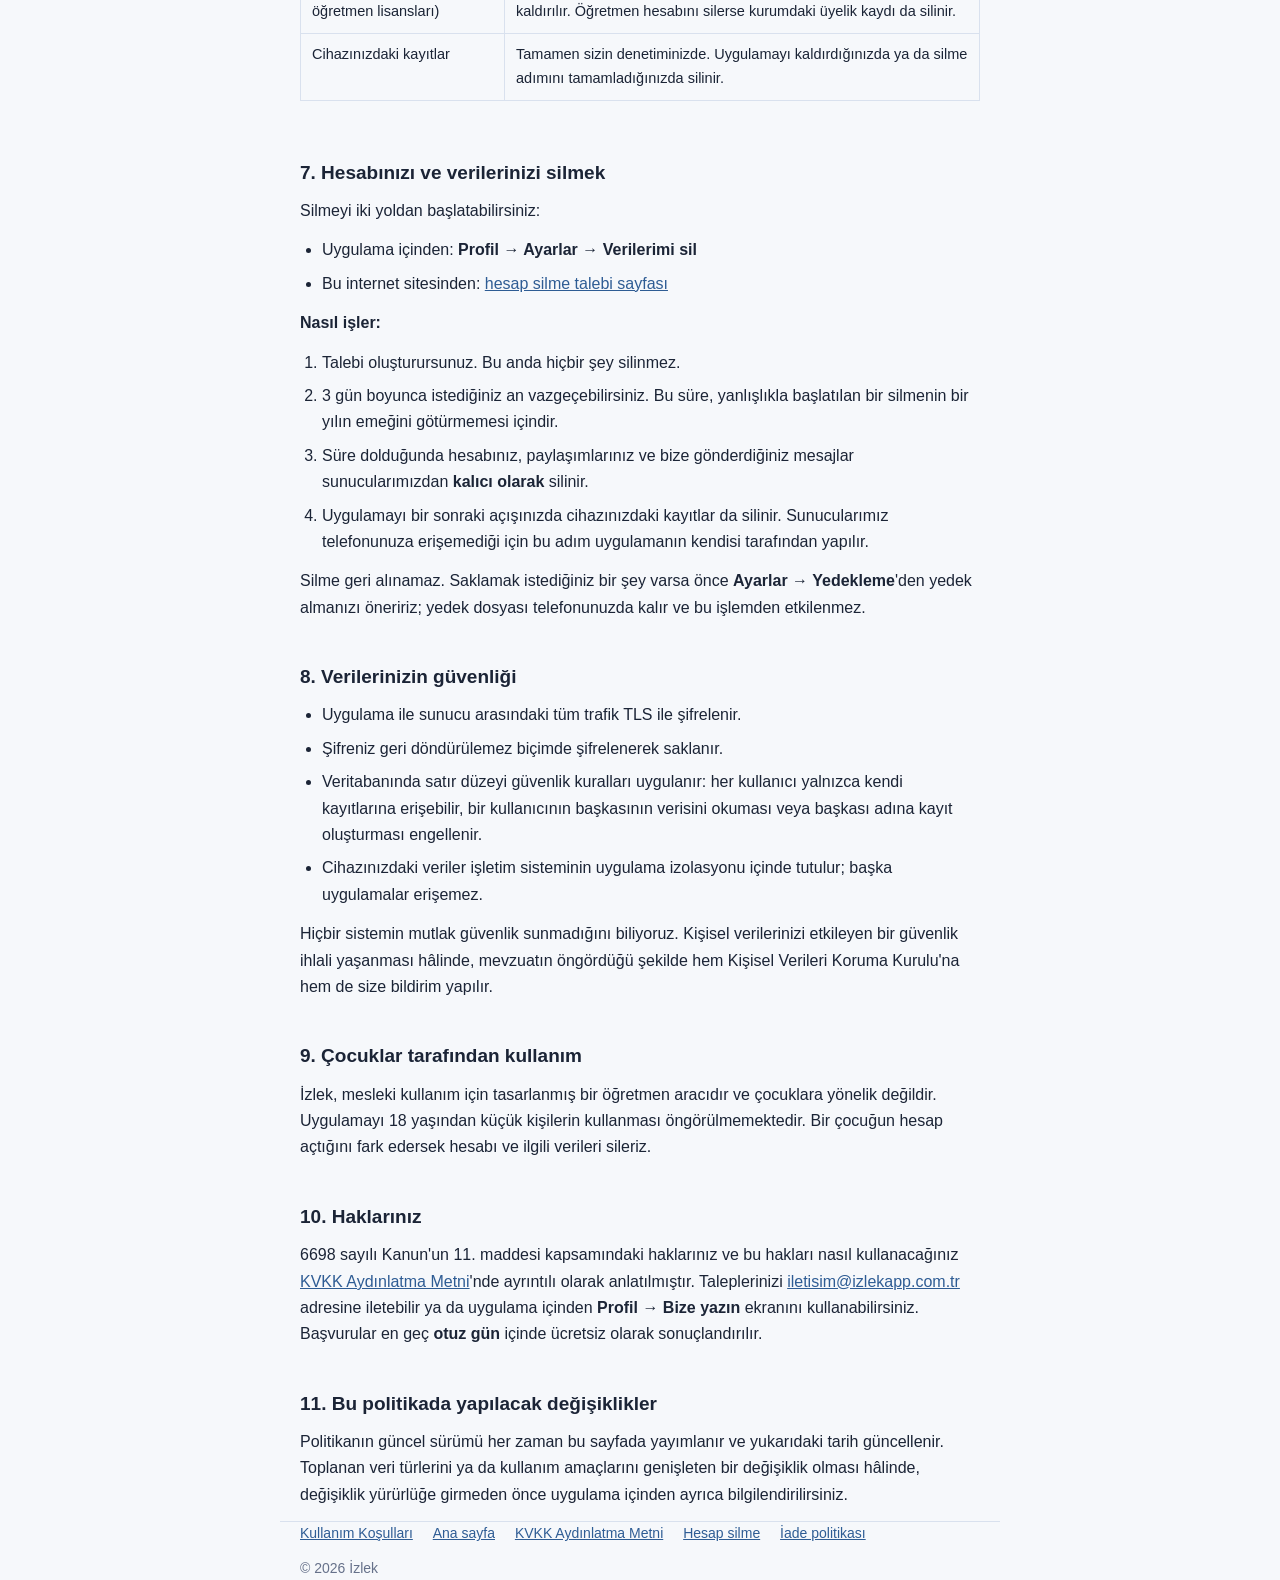
<file: gizlilik.html>
<!DOCTYPE html>
<html lang="tr">
<head>
<meta charset="utf-8">
<meta name="viewport" content="width=device-width, initial-scale=1">
<title>Gizlilik Politikası · İzlek</title>
<link rel="icon" href="/favicon.ico" sizes="any">
<link rel="apple-touch-icon" href="/apple-touch-icon.png">
<link rel="stylesheet" href="/ortak.css">
</head>
<body>

<header>
  <div class="kap">
    <a class="marka" href="/">
      <img class="simge" src="/izlek-simge.png"
           srcset="/izlek-simge.png 1x, /izlek-simge@2x.png 2x"
           width="38" height="38" alt="">
      <b>İzlek</b>
    </a>
  </div>
</header>

<main class="kap">

<h1>Gizlilik Politikası</h1>
<p class="tarih">İzlek mobil uygulaması · Son güncelleme: 8 Ekim 2026</p>

<p>
  Bu politika, Ayşe AKYILDIZ tarafından yayımlanan <b>İzlek</b>
  mobil uygulamasının kişisel verileri nasıl ele aldığını anlatır.
  Uygulamayı kullanmadan önce okumanızı öneririz.
</p>

<div class="kart vurgu">
  <p>
    <b>En kısa özeti:</b> Sınıfınızdaki çocuklara ait hiçbir bilgi
    telefonunuzdan çıkmaz. Sunucularımızda yalnızca sizin hesabınız
    (ad-soyad, e-posta) ve varsa topluluk paylaşımlarınız durur.
    Ödeme bilgilerinizi hiç görmeyiz. Reklam göstermiyor, veri
    satmıyoruz.
  </p>
</div>

<h2>1. Kim olduğumuz</h2>

<div class="sar">
<table>
  <tr><th>Uygulama sahibi</th><td>Ayşe AKYILDIZ</td></tr>
  <tr><th>Uygulama</th><td>İzlek — okul öncesi planlama ve evrak</td></tr>
  <tr><th>İnternet adresi</th><td>izlekapp.com.tr</td></tr>
  <tr><th>İletişim</th><td><a href="mailto:iletisim@izlekapp.com.tr">iletisim@izlekapp.com.tr</a></td></tr>
</table>
</div>

<h2>2. Uygulamanın iki ayrı veri alanı vardır</h2>

<p>
  İzlek'in gizlilik yaklaşımını anlamanın en kolay yolu, verinin
  <b>nerede durduğuna</b> bakmaktır. İki ayrı alan vardır ve aralarında
  hiçbir otomatik köprü yoktur.
</p>

<h3>a) Yalnızca cihazınızda kalan veriler</h3>

<p>Şunlar telefonunuzun kendi hafızasında durur:</p>

<ul>
  <li>Sınıfınızdaki çocukların adları</li>
  <li>Gelişim ve gözlem kayıtları, beceri edinim verileri</li>
  <li>Planlarda yaptığınız düzenlemeler, "uygulandı" işaretleri ve
      istisna kayıtları</li>
  <li>Kontrol çizelgesi değerlendirmeleriniz</li>
  <li>Bireyselleştirilmiş eğitim programı (BEP) dosyaları ve tutanaklar</li>
  <li>Özel eğitim sınıflarında çocuğun öğrenme profili, görme, işitme ve
      hareket erişimine ilişkin bilgiler, değerlendirmeler, hedefler ve
      günlük çalışma kayıtları (telefonda şifreli olarak)</li>
  <li>Okul müdürünün adı</li>
</ul>

<p>
  <b>Bu veriler sunucularımıza gönderilmez.</b> Tarafımızca
  görülemez, okunamaz, kopyalanamaz veya silinemez — teknik olarak
  böyle bir imkânımız yoktur. Bu verileri başka bir cihaza taşımanın
  tek yolu, uygulamanın yedekleme özelliğiyle oluşturduğunuz ve
  tamamen sizin denetiminizde olan yedek dosyasıdır.
</p>

<p>
  Bu tasarım tercihinin sebebi basittir: bir öğretmenin sınıfındaki
  çocuklara ait bilgiler, o öğretmenin ve okulunun sorumluluğundadır.
  O bilgilerin bir yazılım şirketinin sunucusunda birikmesi için hiçbir
  sebep yoktur.
</p>

<h3>b) Sunucularımızda tutulan veriler</h3>

<div class="sar">
<table>
  <tr><th>Veri</th><th>Neden</th></tr>
  <tr>
    <td>Ad ve soyad</td>
    <td>Hesabınızı oluşturmak ve ürettiğiniz belgelerin altına kimlik
        satırını basmak için</td>
  </tr>
  <tr>
    <td>E-posta adresi</td>
    <td>Hesabınızı doğrulamak, giriş yapmanızı sağlamak, şifrenizi
        sıfırlayabilmek ve hizmete ilişkin zorunlu bildirimleri
        iletmek için</td>
  </tr>
  <tr>
    <td>Şifreniz</td>
    <td>Geri döndürülemez biçimde şifrelenmiş olarak saklanır. Şifrenizi
        düz metin hâlinde ne saklarız ne görebiliriz.</td>
  </tr>
  <tr>
    <td>Lisans durumunuz ve seçtiğiniz yaş grubu</td>
    <td>Ücretli özelliklere erişiminizi belirlemek ve yaş grubunuza
        uygun içeriği göndermek için</td>
  </tr>
  <tr>
    <td>Hesap türünüz (bireysel ya da kurumsal) ve okul türünüz (Maarif
        ya da özel eğitim)</td>
    <td>Okul türünüze uygun içeriği ve ekranları göstermek için</td>
  </tr>
  <tr>
    <td>Kurumsal hesapta: okul adı, MEB kurum kodu, il, ilçe, okulun
        katılma kodu ve öğretmen lisansı sayısı; koda katılan
        öğretmenlerin hesabı, katılma ve ayrılma tarihleri</td>
    <td>Okulun satın aldığı öğretmen lisanslarını dağıtmak ve izlemek
        için. Satın alan yönetici, katılan öğretmenlerin e-posta
        adreslerini yalnızca kısaltılmış hâliyle görür.</td>
  </tr>
  <tr>
    <td>Satın alma kaydınız: mağazanın sipariş numarası ve satın alma
        makbuzu</td>
    <td>Lisansınızı açmak, iade edilen satın almayı kapatmak ve aynı
        makbuzun başka hesapta kullanılmasını önlemek için. Kart ya da
        banka bilgisi içermez.</td>
  </tr>
  <tr>
    <td>Son giriş tarihiniz, uygulama sürümünüz ve telefonunuzun
        işletim sistemi (Android ya da iOS)</td>
    <td>Bildirdiğiniz sorunu bulmak ve eski sürümde kalan hesaplara
        güncelleme hatırlatmak için</td>
  </tr>
  <tr>
    <td>Kurum bilgileriniz: okul adı, sınıf adı, il, ilçe ve evraklarda
        görünecek adınız</td>
    <td>Telefon değiştirdiğinizde ya da uygulamayı yeniden kurduğunuzda
        yeniden yazmanız gerekmesin diye hesabınızda saklanır; evrak
        başlıklarına yerleşir. Müdür adı hesaba yazılmaz, cihazda
        kalır.</td>
  </tr>
  <tr>
    <td>Toplulukta görünen adınız ve rumuz tercihiniz</td>
    <td>Paylaşımlarınızın altında hangi adın görüneceğini
        belirlemek için</td>
  </tr>
  <tr>
    <td>Bildirim tercihiniz ve — bildirimleri açtıysanız — telefonunuza
        ait bildirim adresi (Firebase kayıt jetonu)</td>
    <td>Telefonunuza bildirim gönderebilmek için. Bu adres yalnızca
        siz bildirimleri açarsanız oluşur ve Ayarlar'dan kapattığınızda
        devre dışı kalır. Ayrıntı: 4. bölüm.</td>
  </tr>
  <tr>
    <td>Topluluk paylaşımlarınız ve yorumlarınız</td>
    <td>Paylaşımınızı diğer öğretmenlere gösterebilmek için</td>
  </tr>
  <tr>
    <td>Uygulama içinden bize yazdığınız mesajlar</td>
    <td>Talebinizi yanıtlayabilmek için. Mesajla birlikte uygulama
        sürümü de iletilir; bildirdiğiniz sorunu bulmayı
        kolaylaştırır.</td>
  </tr>
  <tr>
    <td>Toplulukta beğendiğiniz ve kaydettiğiniz paylaşımlar</td>
    <td>Kaydettiklerinizi her cihazda görebilmeniz ve paylaşımların
        altındaki sayıları gösterebilmek için. Kimin neyi beğendiği
        başkasına görünmez.</td>
  </tr>
  <tr>
    <td>Uygulama hata raporları</td>
    <td>Uygulamadaki hataları bulup düzeltmek için. Yalnızca hatanın
        türü, uygulama sürümü ve işletim sistemi gönderilir; adınız,
        hesabınız, cihaz kimliğiniz ya da uygulamaya girdiğiniz
        bilgiler gönderilmez.</td>
  </tr>
  <tr>
    <td>Kimliksiz günlük kullanım sayıları</td>
    <td>Uygulamanın hangi bölümlerinin kullanıldığını görüp geliştirmek
        için. Telefon gün bitince yalnızca o günün toplamlarını gönderir
        (kaç kez açıldı, kaç plan uygulandı, kaç belge oluşturuldu gibi);
        adınız, hesabınız, cihaz kimliğiniz ya da içerik gönderilmez,
        sayılar kimseyle eşleştirilemez.</td>
  </tr>
</table>
</div>

<h2>3. Toplamadığımız veriler</h2>

<p>Uygulama şunları <b>toplamaz</b>:</p>

<ul>
  <li>Konum bilgisi</li>
  <li>Rehberiniz, arama kayıtlarınız veya mesajlarınız</li>
  <li>Reklam kimliği; uygulamada reklam ağı bulunmamaktadır. (Bildirim
      için kullanılan adres bir reklam kimliği değildir ve reklam
      amacıyla kullanılmaz.)</li>
  <li>Davranışsal analiz ya da izleme verisi</li>
  <li>Ödeme bilgileri — lisans Google Play ve App Store üzerinden
      tahsil edilir; kart numarası veya banka bilgisi hiçbir aşamada
      bize iletilmez</li>
  <li>Velilere ait iletişim bilgileri; uygulama bu bilgilerin
      girilmesini istemez</li>
</ul>

<h2>4. Verilerinizi kimlerle paylaşıyoruz</h2>

<p>
  <b>Kişisel verilerinizi satmıyoruz, kiralamıyoruz ve pazarlama
  amacıyla üçüncü kişilerle paylaşmıyoruz.</b>
</p>

<p>Verileriniz yalnızca şu üç durumda üçüncü tarafa ulaşır:</p>

<ol>
  <li>
    <b>Bildirim hizmeti (Google Firebase Cloud Messaging).</b>
    Bildirimleri açarsanız, telefonunuza ait bildirim adresi Google'ın
    Firebase hizmetine kaydedilir ve bildirimler bu hizmet üzerinden
    iletilir. Google'a giden şey yalnızca bu adres ile bildirimin
    başlığı ve kısa metnidir; adınız, e-postanız ve öğrenci verisi
    gitmez. Bu hizmetin sunucuları <b>yurt dışındadır</b>. Bildirimleri
    açmadığınız sürece Google'a hiçbir şey gönderilmez; Ayarlar'dan
    dilediğiniz zaman kapatabilirsiniz.
  </li>
  <li>
    <b>Barındırma sağlayıcımız.</b> Sunucumuz <b>Türkiye'de</b>
    bulunmaktadır. Sağlayıcı yalnızca sunucunun bulunduğu veri
    merkezini işletir; bizim adımıza ve talimatımızla hareket eden bir
    <i>veri işleyen</i>dir, verilerinizi kendi amaçları için
    kullanamaz.
  </li>
  <li>
    <b>Kanunen yetkili kamu kurum ve kuruluşları.</b> Usulüne uygun
    bir talep gelmesi hâlinde, yalnızca talep edilen kapsamla sınırlı
    olarak.
  </li>
</ol>

<p>
  <b>Hesap bilgileriniz ve mesajlarınız yurt dışına çıkmaz.</b>
  Sunucumuz ve e-posta hizmetimiz Türkiye'dedir. Yurt dışına giden tek
  veri, yukarıda anlatılan ve yalnızca sizin açık onayınızla oluşan
  bildirim adresidir.
</p>

<p>
  Cihazınızda kalan veriler — sınıfınızdaki çocuklara ait bilgiler
  dâhil — <b>hiçbir üçüncü tarafa, hiçbir ülkeye aktarılmaz.</b>
</p>

<h2>5. Sınıfınızdaki çocuklara ait bilgiler</h2>

<p>
  Uygulamada çocukların adlarını girebilir, gelişim gözlemleri
  tutabilirsiniz. Bu kayıtlar <b>yalnızca cihazınızda</b> kalır.
</p>

<p>
  Bu veriler bakımından veri sorumlusu, görevli olduğunuz eğitim
  kurumudur. İzlek, bu verilere erişimi bulunmayan bir yazılım
  aracıdır ve söz konusu kayıtlar üzerinde hiçbir tasarruf yetkisi
  yoktur.
</p>

<div class="kart dikkat">
  <p>
    <b>Topluluk paylaşımları hakkında önemli bir hatırlatma.</b>
    Topluluk akışına yüklediğiniz her içerik sunucularımıza gelir ve
    diğer öğretmenler tarafından görülebilir. Bu nedenle akışta
    çocukların yüzünün, adının ya da tanınmasına yol açabilecek başka
    bilgilerin yer almaması gerekir. Kullanım koşullarımız bunu
    yasaklamaktadır; kurallara aykırı içerik bildirildiğinde
    kaldırılır.
  </p>
</div>

<h2>6. Verileriniz ne kadar saklanır</h2>

<div class="sar">
<table>
  <tr><th>Veri</th><th>Süre</th></tr>
  <tr>
    <td>Hesap bilgileri</td>
    <td>Hesabınız açık olduğu sürece. Silme talebinizden 3 gün sonra
        kalıcı olarak silinir.</td>
  </tr>
  <tr>
    <td>Topluluk paylaşımları ve yorumlar</td>
    <td>Siz silene kadar. Hesabınız silindiğinde birlikte silinir.</td>
  </tr>
  <tr>
    <td>Bize gönderdiğiniz mesajlar</td>
    <td>3 yıl. Hesabınız silindiğinde birlikte silinir.</td>
  </tr>
  <tr>
    <td>Satın alma kayıtları</td>
    <td>Hesabınız açık olduğu sürece. Hesabınız silindiğinde
        hesabınızla bağı koparılır; iade ve itiraz süreçleri için
        satın alma tarihinden itibaren 2 yıl saklanır, sonra silinir.</td>
  </tr>
  <tr>
    <td>Kurumsal hesap kayıtları (okul, katılma kodu, öğretmen
        lisansları)</td>
    <td>Okulun lisansları sürdükçe. Yönetici hesabını silerse okulun
        kaydı ve öğretmenlere dağıtılmış lisanslar yerinde kalır, yalnız
        yönetici bağı kaldırılır. Öğretmen hesabını silerse kurumdaki
        üyelik kaydı da silinir.</td>
  </tr>
  <tr>
    <td>Cihazınızdaki kayıtlar</td>
    <td>Tamamen sizin denetiminizde. Uygulamayı kaldırdığınızda ya da
        silme adımını tamamladığınızda silinir.</td>
  </tr>
</table>
</div>

<h2>7. Hesabınızı ve verilerinizi silmek</h2>

<p>
  Silmeyi iki yoldan başlatabilirsiniz:
</p>

<ul>
  <li>Uygulama içinden: <b>Profil → Ayarlar → Verilerimi sil</b></li>
  <li>Bu internet sitesinden:
      <a href="/hesap-silme.html">hesap silme talebi sayfası</a></li>
</ul>

<p><b>Nasıl işler:</b></p>

<ol>
  <li>Talebi oluşturursunuz. Bu anda hiçbir şey silinmez.</li>
  <li>3 gün boyunca istediğiniz an vazgeçebilirsiniz. Bu süre,
      yanlışlıkla başlatılan bir silmenin bir yılın emeğini
      götürmemesi içindir.</li>
  <li>Süre dolduğunda hesabınız, paylaşımlarınız ve bize gönderdiğiniz
      mesajlar sunucularımızdan <b>kalıcı olarak</b> silinir.</li>
  <li>Uygulamayı bir sonraki açışınızda cihazınızdaki kayıtlar da
      silinir. Sunucularımız telefonunuza erişemediği için bu adım
      uygulamanın kendisi tarafından yapılır.</li>
</ol>

<p>
  Silme geri alınamaz. Saklamak istediğiniz bir şey varsa önce
  <b>Ayarlar → Yedekleme</b>'den yedek almanızı öneririz; yedek dosyası
  telefonunuzda kalır ve bu işlemden etkilenmez.
</p>

<h2>8. Verilerinizin güvenliği</h2>

<ul>
  <li>Uygulama ile sunucu arasındaki tüm trafik TLS ile şifrelenir.</li>
  <li>Şifreniz geri döndürülemez biçimde şifrelenerek saklanır.</li>
  <li>Veritabanında satır düzeyi güvenlik kuralları uygulanır: her
      kullanıcı yalnızca kendi kayıtlarına erişebilir, bir
      kullanıcının başkasının verisini okuması veya başkası adına
      kayıt oluşturması engellenir.</li>
  <li>Cihazınızdaki veriler işletim sisteminin uygulama izolasyonu
      içinde tutulur; başka uygulamalar erişemez.</li>
</ul>

<p>
  Hiçbir sistemin mutlak güvenlik sunmadığını biliyoruz. Kişisel
  verilerinizi etkileyen bir güvenlik ihlali yaşanması hâlinde, mevzuatın
  öngördüğü şekilde hem Kişisel Verileri Koruma Kurulu'na hem de size
  bildirim yapılır.
</p>

<h2>9. Çocuklar tarafından kullanım</h2>

<p>
  İzlek, mesleki kullanım için tasarlanmış bir öğretmen aracıdır ve
  çocuklara yönelik değildir. Uygulamayı 18 yaşından küçük kişilerin
  kullanması öngörülmemektedir. Bir çocuğun hesap açtığını fark
  edersek hesabı ve ilgili verileri sileriz.
</p>

<h2>10. Haklarınız</h2>

<p>
  6698 sayılı Kanun'un 11. maddesi kapsamındaki haklarınız ve bu
  hakları nasıl kullanacağınız
  <a href="/kvkk.html">KVKK Aydınlatma Metni</a>'nde ayrıntılı olarak
  anlatılmıştır. Taleplerinizi
  <a href="mailto:iletisim@izlekapp.com.tr">iletisim@izlekapp.com.tr</a>
  adresine iletebilir ya da uygulama içinden <b>Profil → Bize
  yazın</b> ekranını kullanabilirsiniz. Başvurular en geç <b>otuz
  gün</b> içinde ücretsiz olarak sonuçlandırılır.
</p>

<h2>11. Bu politikada yapılacak değişiklikler</h2>

<p>
  Politikanın güncel sürümü her zaman bu sayfada yayımlanır ve
  yukarıdaki tarih güncellenir. Toplanan veri türlerini ya da
  kullanım amaçlarını genişleten bir değişiklik olması hâlinde,
  değişiklik yürürlüğe girmeden önce uygulama içinden ayrıca
  bilgilendirilirsiniz.
</p>

</main>

<footer class="kap">
  <a href="/kosullar.html">Kullanım Koşulları</a>
  <a href="/">Ana sayfa</a>
  <a href="/kvkk.html">KVKK Aydınlatma Metni</a>
  <a href="/hesap-silme.html">Hesap silme</a>
  <a href="/iade.html">İade politikası</a>
  <div style="margin-top:12px">© 2026 İzlek</div>
</footer>

</body>
</html>
</file>
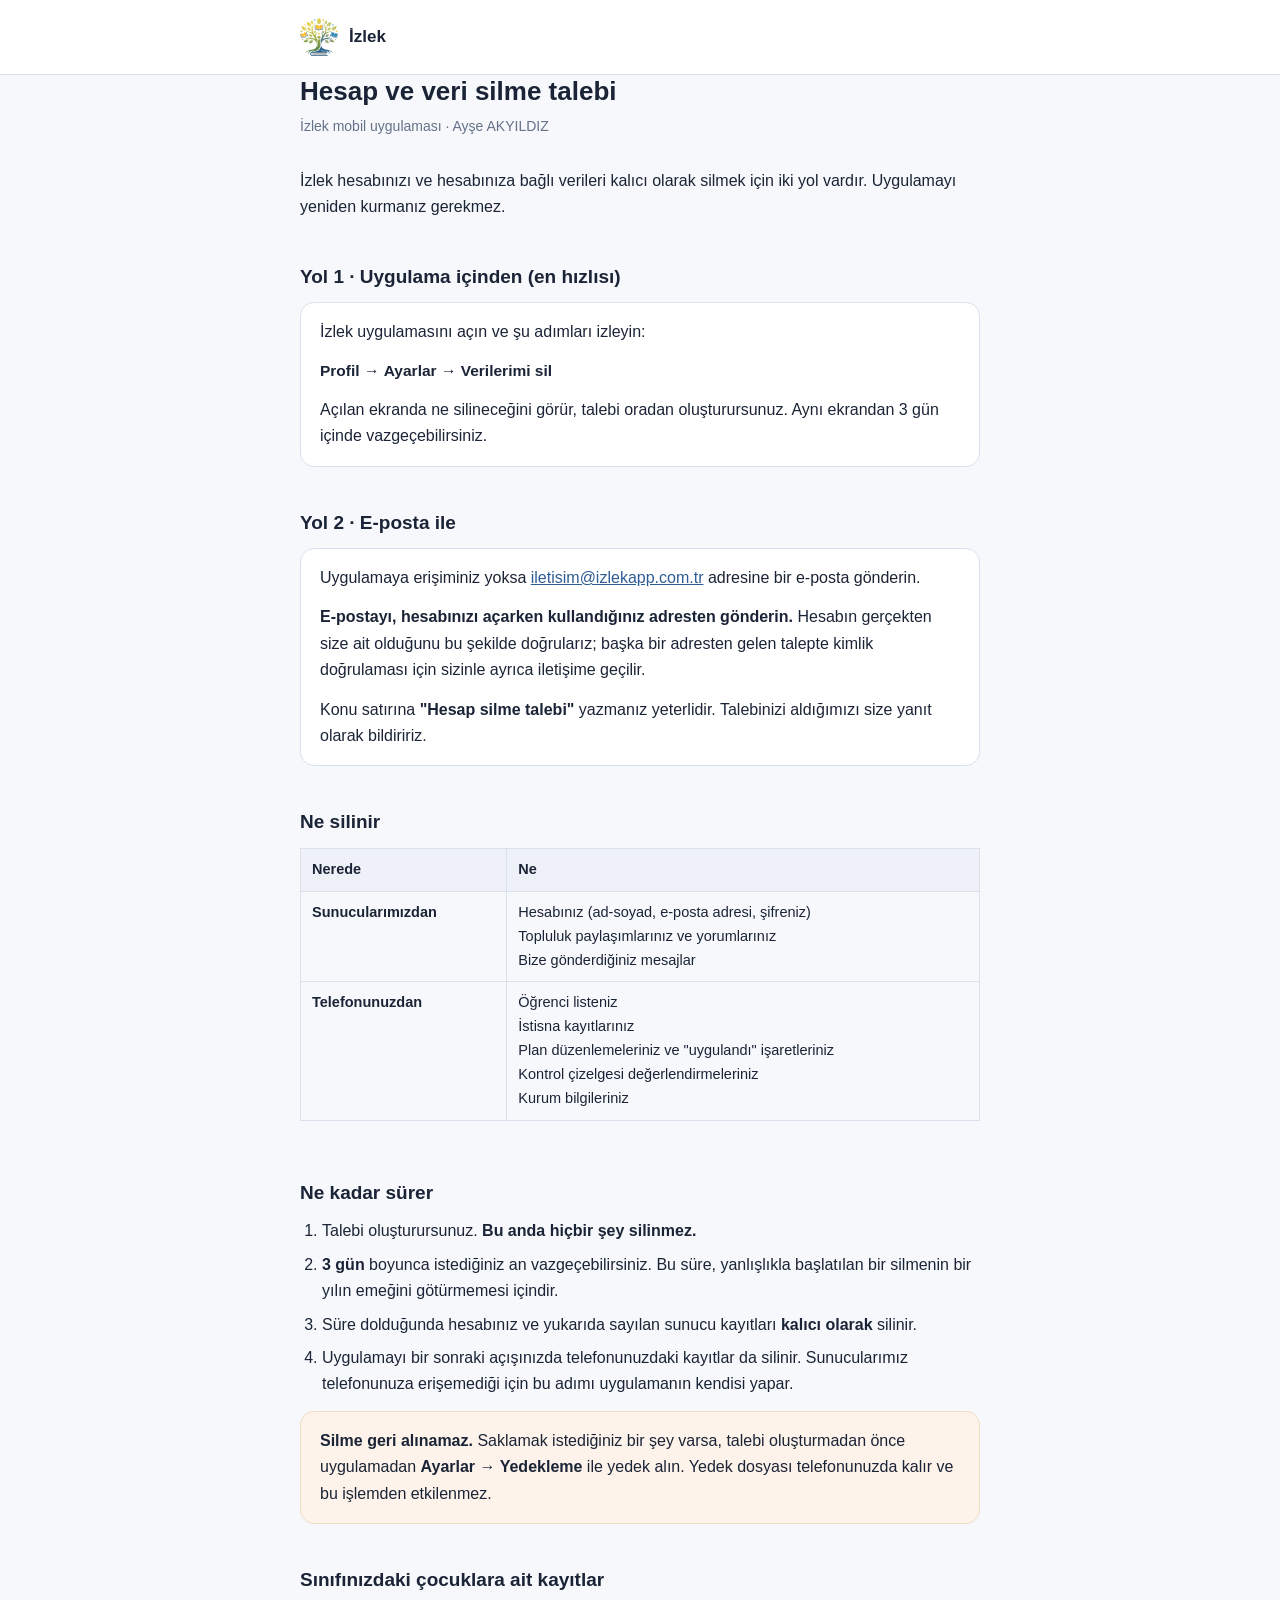
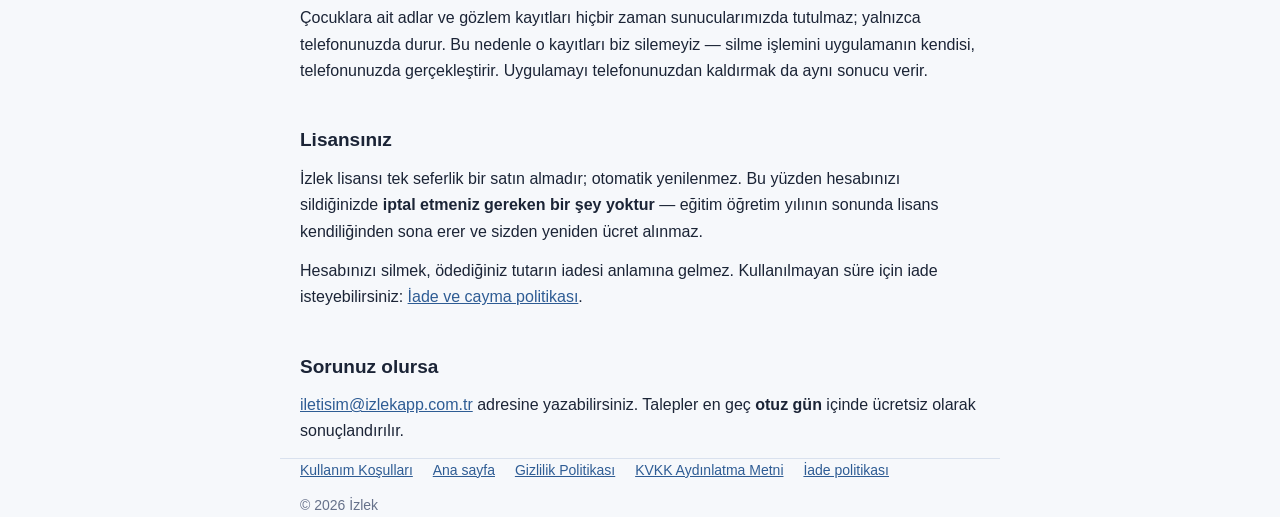
<file: hesap-silme.html>
<!DOCTYPE html>
<html lang="tr">
<head>
<meta charset="utf-8">
<meta name="viewport" content="width=device-width, initial-scale=1">
<title>Hesap ve Veri Silme Talebi · İzlek</title>
<link rel="icon" href="/favicon.ico" sizes="any">
<link rel="apple-touch-icon" href="/apple-touch-icon.png">
<link rel="stylesheet" href="/ortak.css">
</head>
<body>

<header>
  <div class="kap">
    <a class="marka" href="/">
      <img class="simge" src="/izlek-simge.png"
           srcset="/izlek-simge.png 1x, /izlek-simge@2x.png 2x"
           width="38" height="38" alt="">
      <b>İzlek</b>
    </a>
  </div>
</header>

<main class="kap">

<h1>Hesap ve veri silme talebi</h1>
<p class="tarih">İzlek mobil uygulaması · Ayşe AKYILDIZ</p>

<p>
  İzlek hesabınızı ve hesabınıza bağlı verileri kalıcı olarak
  silmek için iki yol vardır. Uygulamayı yeniden kurmanız gerekmez.
</p>

<h2>Yol 1 · Uygulama içinden (en hızlısı)</h2>

<div class="kart">
  <p>
    İzlek uygulamasını açın ve şu adımları izleyin:
  </p>
  <p style="font-size:15.5px">
    <b>Profil</b> → <b>Ayarlar</b> → <b>Verilerimi sil</b>
  </p>
  <p>
    Açılan ekranda ne silineceğini görür, talebi oradan
    oluşturursunuz. Aynı ekrandan 3 gün içinde vazgeçebilirsiniz.
  </p>
</div>

<h2>Yol 2 · E-posta ile</h2>

<div class="kart">
  <p>
    Uygulamaya erişiminiz yoksa
    <a href="mailto:iletisim@izlekapp.com.tr?subject=Hesap%20silme%20talebi">iletisim@izlekapp.com.tr</a>
    adresine bir e-posta gönderin.
  </p>
  <p>
    <b>E-postayı, hesabınızı açarken kullandığınız adresten
    gönderin.</b> Hesabın gerçekten size ait olduğunu bu şekilde
    doğrularız; başka bir adresten gelen talepte kimlik doğrulaması
    için sizinle ayrıca iletişime geçilir.
  </p>
  <p>
    Konu satırına <b>"Hesap silme talebi"</b> yazmanız yeterlidir.
    Talebinizi aldığımızı size yanıt olarak bildiririz.
  </p>
</div>

<h2>Ne silinir</h2>

<div class="sar">
<table>
  <tr><th>Nerede</th><th>Ne</th></tr>
  <tr>
    <td><b>Sunucularımızdan</b></td>
    <td>
      Hesabınız (ad-soyad, e-posta adresi, şifreniz)<br>
      Topluluk paylaşımlarınız ve yorumlarınız<br>
      Bize gönderdiğiniz mesajlar
    </td>
  </tr>
  <tr>
    <td><b>Telefonunuzdan</b></td>
    <td>
      Öğrenci listeniz<br>
      İstisna kayıtlarınız<br>
      Plan düzenlemeleriniz ve "uygulandı" işaretleriniz<br>
      Kontrol çizelgesi değerlendirmeleriniz<br>
      Kurum bilgileriniz
    </td>
  </tr>
</table>
</div>

<h2>Ne kadar sürer</h2>

<ol>
  <li>Talebi oluşturursunuz. <b>Bu anda hiçbir şey silinmez.</b></li>
  <li><b>3 gün</b> boyunca istediğiniz an vazgeçebilirsiniz. Bu süre,
      yanlışlıkla başlatılan bir silmenin bir yılın emeğini
      götürmemesi içindir.</li>
  <li>Süre dolduğunda hesabınız ve yukarıda sayılan sunucu kayıtları
      <b>kalıcı olarak</b> silinir.</li>
  <li>Uygulamayı bir sonraki açışınızda telefonunuzdaki kayıtlar da
      silinir. Sunucularımız telefonunuza erişemediği için bu adımı
      uygulamanın kendisi yapar.</li>
</ol>

<div class="kart dikkat">
  <p>
    <b>Silme geri alınamaz.</b> Saklamak istediğiniz bir şey varsa,
    talebi oluşturmadan önce uygulamadan
    <b>Ayarlar → Yedekleme</b> ile yedek alın. Yedek dosyası
    telefonunuzda kalır ve bu işlemden etkilenmez.
  </p>
</div>

<h2>Sınıfınızdaki çocuklara ait kayıtlar</h2>

<p>
  Çocuklara ait adlar ve gözlem kayıtları hiçbir zaman
  sunucularımızda tutulmaz; yalnızca telefonunuzda durur. Bu nedenle
  o kayıtları biz silemeyiz — silme işlemini uygulamanın kendisi,
  telefonunuzda gerçekleştirir. Uygulamayı telefonunuzdan kaldırmak
  da aynı sonucu verir.
</p>

<h2>Lisansınız</h2>

<p>
  İzlek lisansı tek seferlik bir satın almadır; otomatik yenilenmez.
  Bu yüzden hesabınızı sildiğinizde <b>iptal etmeniz gereken bir
  şey yoktur</b> — eğitim öğretim yılının sonunda lisans kendiliğinden
  sona erer ve sizden yeniden ücret alınmaz.
</p>

<p>
  Hesabınızı silmek, ödediğiniz tutarın iadesi anlamına gelmez.
  Kullanılmayan süre için iade isteyebilirsiniz:
  <a href="/iade.html">İade ve cayma politikası</a>.
</p>

<h2>Sorunuz olursa</h2>

<p>
  <a href="mailto:iletisim@izlekapp.com.tr">iletisim@izlekapp.com.tr</a>
  adresine yazabilirsiniz. Talepler en geç <b>otuz gün</b> içinde
  ücretsiz olarak sonuçlandırılır.
</p>

</main>

<footer class="kap">
  <a href="/kosullar.html">Kullanım Koşulları</a>
  <a href="/">Ana sayfa</a>
  <a href="/gizlilik.html">Gizlilik Politikası</a>
  <a href="/kvkk.html">KVKK Aydınlatma Metni</a>
  <a href="/iade.html">İade politikası</a>
  <div style="margin-top:12px">© 2026 İzlek</div>
</footer>

</body>
</html>
</file>
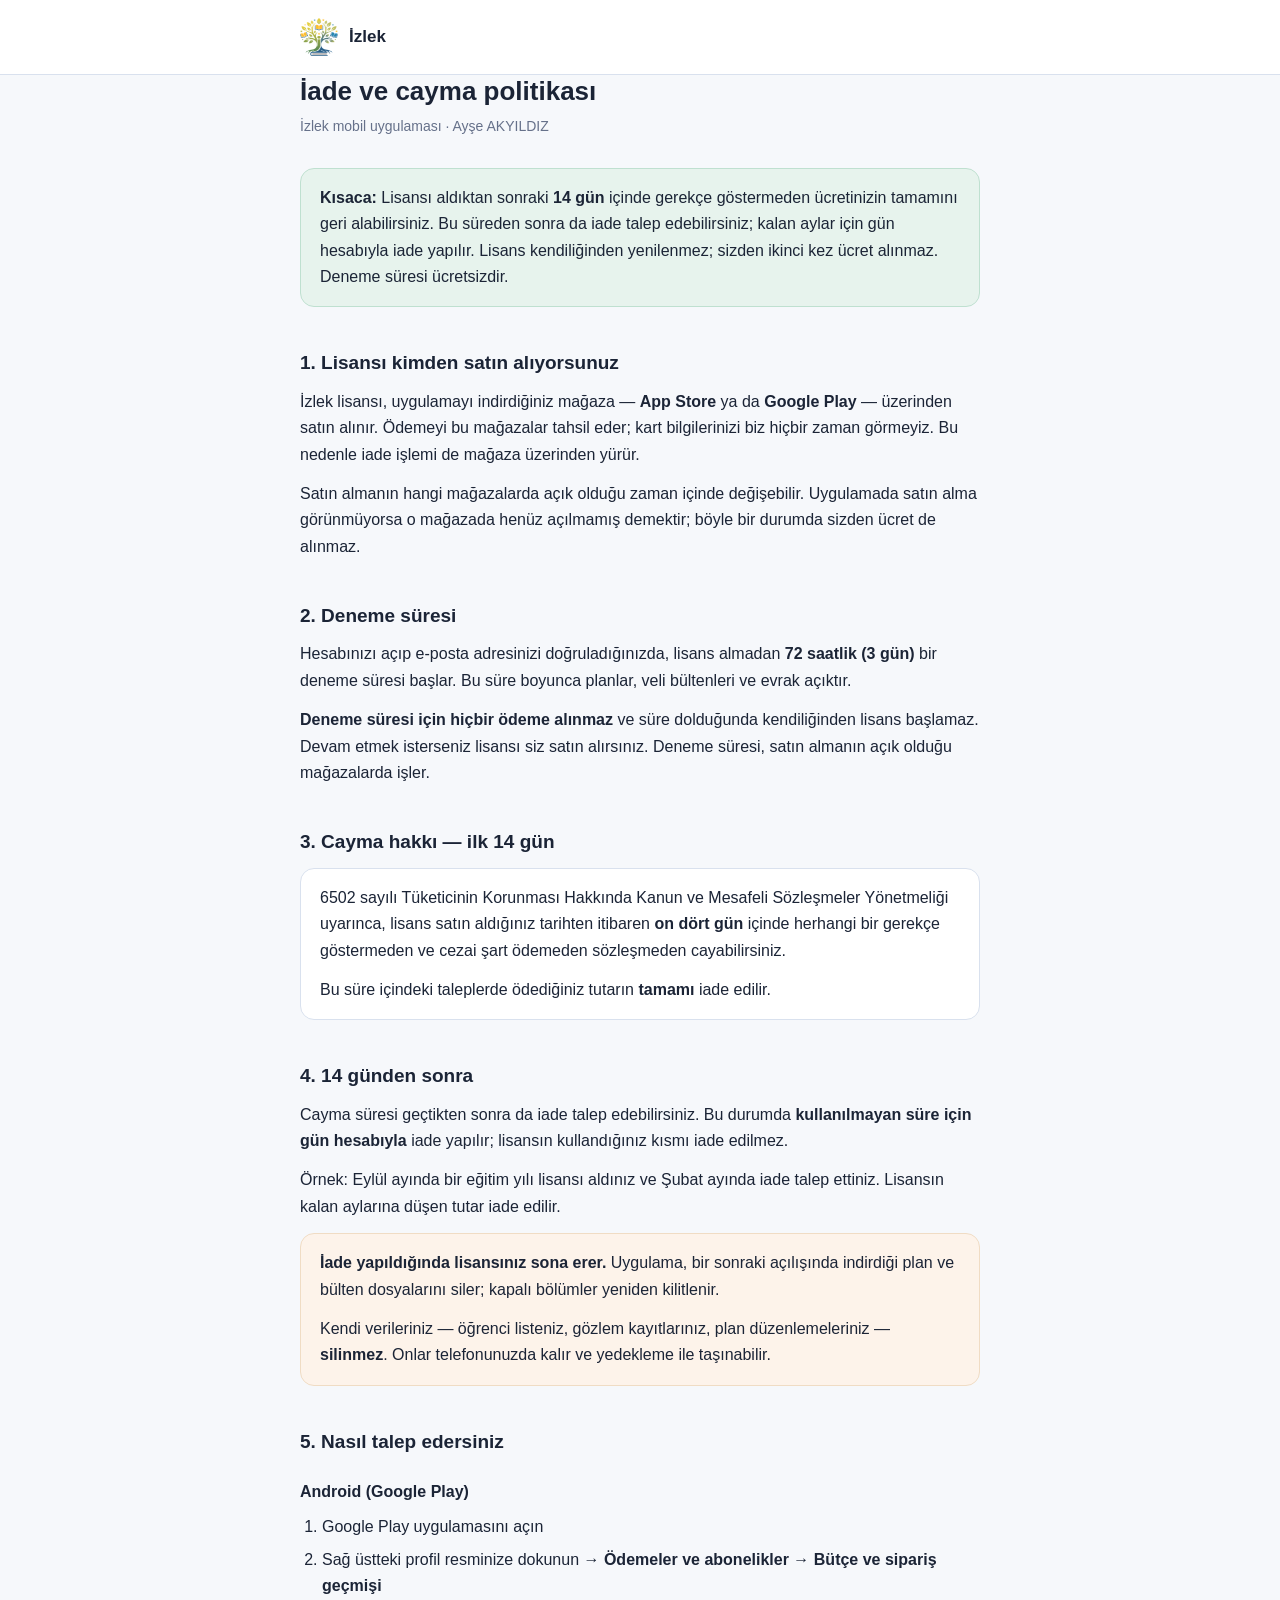
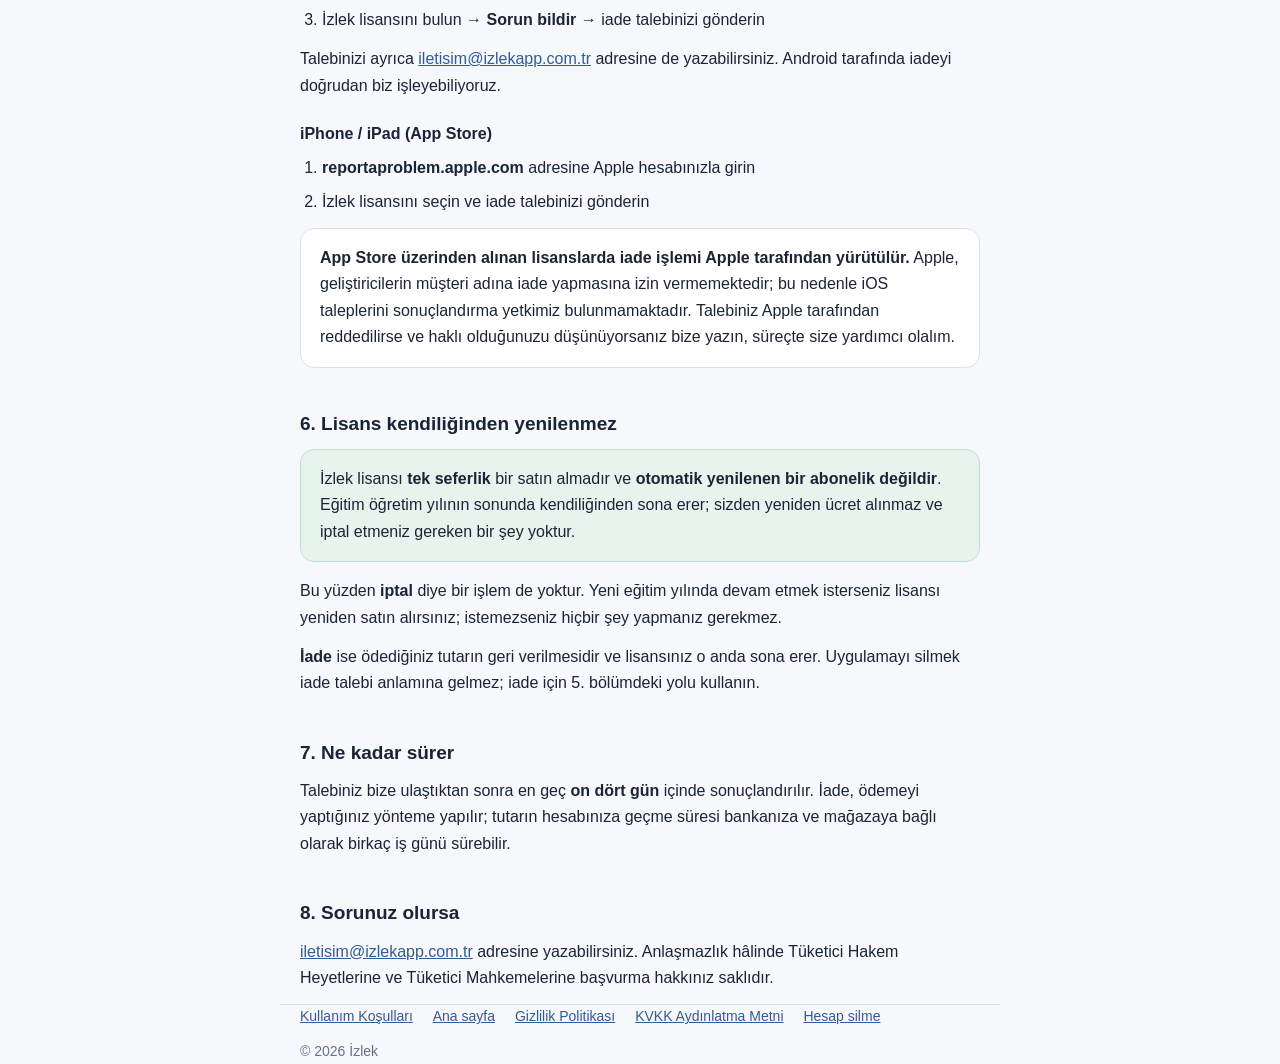
<file: iade.html>
<!DOCTYPE html>
<html lang="tr">
<head>
<meta charset="utf-8">
<meta name="viewport" content="width=device-width, initial-scale=1">
<title>İade ve Cayma Politikası · İzlek</title>
<link rel="icon" href="/favicon.ico" sizes="any">
<link rel="apple-touch-icon" href="/apple-touch-icon.png">
<link rel="stylesheet" href="/ortak.css">
</head>
<body>

<header>
  <div class="kap">
    <a class="marka" href="/">
      <img class="simge" src="/izlek-simge.png"
           srcset="/izlek-simge.png 1x, /izlek-simge@2x.png 2x"
           width="38" height="38" alt="">
      <b>İzlek</b>
    </a>
  </div>
</header>

<main class="kap">

<h1>İade ve cayma politikası</h1>
<p class="tarih">İzlek mobil uygulaması · Ayşe AKYILDIZ</p>

<div class="kart vurgu">
  <p>
    <b>Kısaca:</b> Lisansı aldıktan sonraki <b>14 gün</b> içinde
    gerekçe göstermeden ücretinizin tamamını geri alabilirsiniz.
    Bu süreden sonra da iade talep edebilirsiniz; kalan aylar için
    gün hesabıyla iade yapılır. Lisans kendiliğinden yenilenmez;
    sizden ikinci kez ücret alınmaz. Deneme süresi ücretsizdir.
  </p>
</div>

<h2>1. Lisansı kimden satın alıyorsunuz</h2>

<p>
  İzlek lisansı, uygulamayı indirdiğiniz mağaza — <b>App Store</b>
  ya da <b>Google Play</b> — üzerinden satın alınır. Ödemeyi bu
  mağazalar tahsil eder; kart bilgilerinizi biz hiçbir zaman
  görmeyiz. Bu nedenle iade işlemi de mağaza üzerinden yürür.
</p>

<p>
  Satın almanın hangi mağazalarda açık olduğu zaman içinde
  değişebilir. Uygulamada satın alma görünmüyorsa o mağazada henüz
  açılmamış demektir; böyle bir durumda sizden ücret de alınmaz.
</p>

<h2>2. Deneme süresi</h2>

<p>
  Hesabınızı açıp e-posta adresinizi doğruladığınızda, lisans almadan
  <b>72 saatlik (3 gün)</b> bir deneme süresi başlar. Bu süre boyunca
  planlar, veli bültenleri ve evrak açıktır.
</p>

<p>
  <b>Deneme süresi için hiçbir ödeme alınmaz</b> ve süre dolduğunda
  kendiliğinden lisans başlamaz. Devam etmek isterseniz lisansı
  siz satın alırsınız. Deneme süresi, satın almanın açık olduğu
  mağazalarda işler.
</p>

<h2>3. Cayma hakkı — ilk 14 gün</h2>

<div class="kart">
  <p>
    6502 sayılı Tüketicinin Korunması Hakkında Kanun ve Mesafeli
    Sözleşmeler Yönetmeliği uyarınca, lisans satın aldığınız
    tarihten itibaren <b>on dört gün</b> içinde herhangi bir gerekçe
    göstermeden ve cezai şart ödemeden sözleşmeden cayabilirsiniz.
  </p>
  <p>
    Bu süre içindeki taleplerde ödediğiniz tutarın <b>tamamı</b>
    iade edilir.
  </p>
</div>

<h2>4. 14 günden sonra</h2>

<p>
  Cayma süresi geçtikten sonra da iade talep edebilirsiniz. Bu
  durumda <b>kullanılmayan süre için gün hesabıyla</b> iade yapılır;
  lisansın kullandığınız kısmı iade edilmez.
</p>

<p>
  Örnek: Eylül ayında bir eğitim yılı lisansı aldınız ve Şubat
  ayında iade talep ettiniz. Lisansın kalan aylarına düşen tutar
  iade edilir.
</p>

<div class="kart dikkat">
  <p>
    <b>İade yapıldığında lisansınız sona erer.</b> Uygulama, bir
    sonraki açılışında indirdiği plan ve bülten dosyalarını siler;
    kapalı bölümler yeniden kilitlenir.
  </p>
  <p>
    Kendi verileriniz — öğrenci listeniz, gözlem kayıtlarınız, plan
    düzenlemeleriniz — <b>silinmez</b>. Onlar telefonunuzda kalır ve
    yedekleme ile taşınabilir.
  </p>
</div>

<h2>5. Nasıl talep edersiniz</h2>

<h3>Android (Google Play)</h3>

<ol>
  <li>Google Play uygulamasını açın</li>
  <li>Sağ üstteki profil resminize dokunun → <b>Ödemeler ve
      abonelikler</b> → <b>Bütçe ve sipariş geçmişi</b></li>
  <li>İzlek lisansını bulun → <b>Sorun bildir</b> → iade talebinizi
      gönderin</li>
</ol>

<p>
  Talebinizi ayrıca
  <a href="mailto:iletisim@izlekapp.com.tr?subject=%C4%B0ade%20talebi">iletisim@izlekapp.com.tr</a>
  adresine de yazabilirsiniz. Android tarafında iadeyi doğrudan biz
  işleyebiliyoruz.
</p>

<h3>iPhone / iPad (App Store)</h3>

<ol>
  <li><b>reportaproblem.apple.com</b> adresine Apple hesabınızla
      girin</li>
  <li>İzlek lisansını seçin ve iade talebinizi gönderin</li>
</ol>

<div class="kart">
  <p>
    <b>App Store üzerinden alınan lisanslarda iade işlemi Apple
    tarafından yürütülür.</b> Apple, geliştiricilerin müşteri adına
    iade yapmasına izin vermemektedir; bu nedenle iOS taleplerini
    sonuçlandırma yetkimiz bulunmamaktadır. Talebiniz Apple
    tarafından reddedilirse ve haklı olduğunuzu düşünüyorsanız bize
    yazın, süreçte size yardımcı olalım.
  </p>
</div>

<h2>6. Lisans kendiliğinden yenilenmez</h2>

<div class="kart vurgu">
  <p>
    İzlek lisansı <b>tek seferlik</b> bir satın almadır ve
    <b>otomatik yenilenen bir abonelik değildir</b>. Eğitim öğretim
    yılının sonunda kendiliğinden sona erer; sizden yeniden ücret
    alınmaz ve iptal etmeniz gereken bir şey yoktur.
  </p>
</div>

<p>
  Bu yüzden <b>iptal</b> diye bir işlem de yoktur. Yeni eğitim yılında
  devam etmek isterseniz lisansı yeniden satın alırsınız; istemezseniz
  hiçbir şey yapmanız gerekmez.
</p>

<p>
  <b>İade</b> ise ödediğiniz tutarın geri verilmesidir ve lisansınız
  o anda sona erer. Uygulamayı silmek iade talebi anlamına gelmez;
  iade için 5. bölümdeki yolu kullanın.
</p>

<h2>7. Ne kadar sürer</h2>

<p>
  Talebiniz bize ulaştıktan sonra en geç <b>on dört gün</b> içinde
  sonuçlandırılır. İade, ödemeyi yaptığınız yönteme yapılır; tutarın
  hesabınıza geçme süresi bankanıza ve mağazaya bağlı olarak birkaç
  iş günü sürebilir.
</p>

<h2>8. Sorunuz olursa</h2>

<p>
  <a href="mailto:iletisim@izlekapp.com.tr">iletisim@izlekapp.com.tr</a>
  adresine yazabilirsiniz. Anlaşmazlık hâlinde Tüketici Hakem
  Heyetlerine ve Tüketici Mahkemelerine başvurma hakkınız saklıdır.
</p>

</main>

<footer class="kap">
  <a href="/kosullar.html">Kullanım Koşulları</a>
  <a href="/">Ana sayfa</a>
  <a href="/gizlilik.html">Gizlilik Politikası</a>
  <a href="/kvkk.html">KVKK Aydınlatma Metni</a>
  <a href="/hesap-silme.html">Hesap silme</a>
  <div style="margin-top:12px">© 2026 İzlek</div>
</footer>

</body>
</html>
</file>
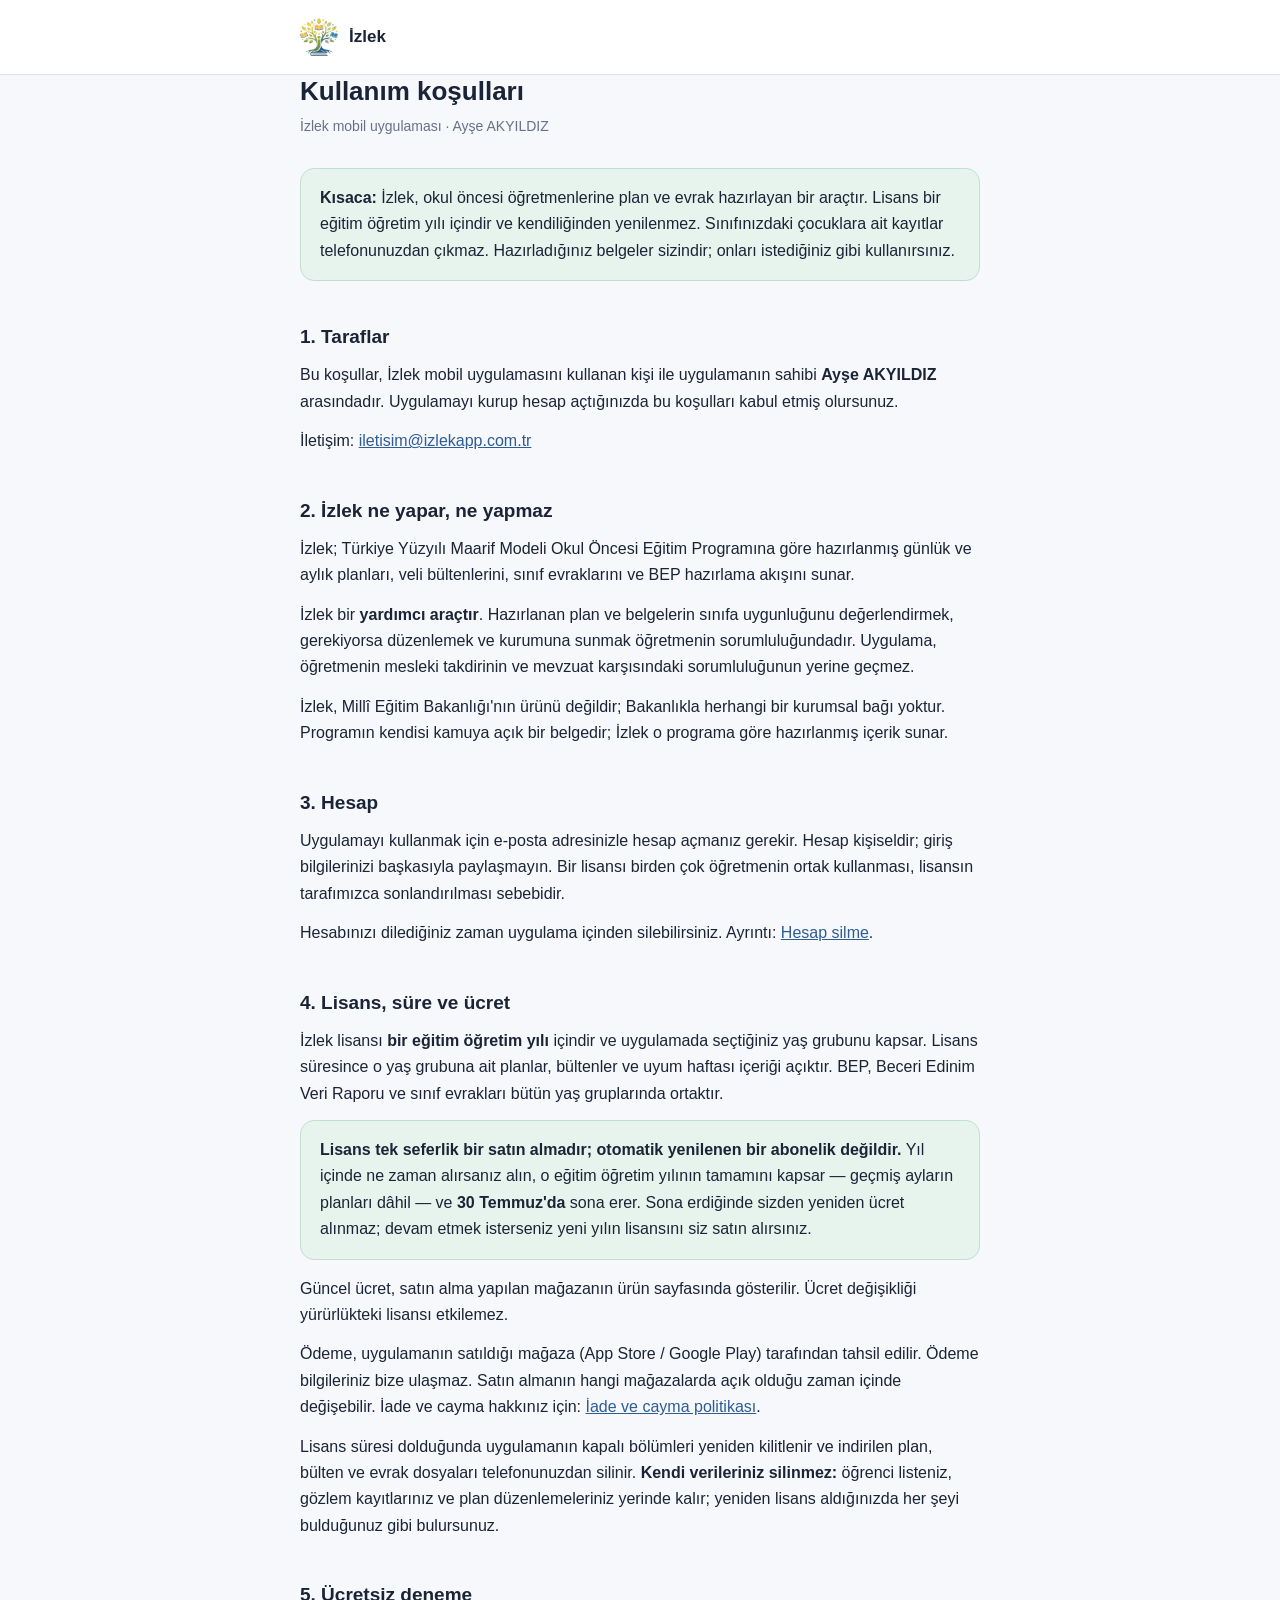
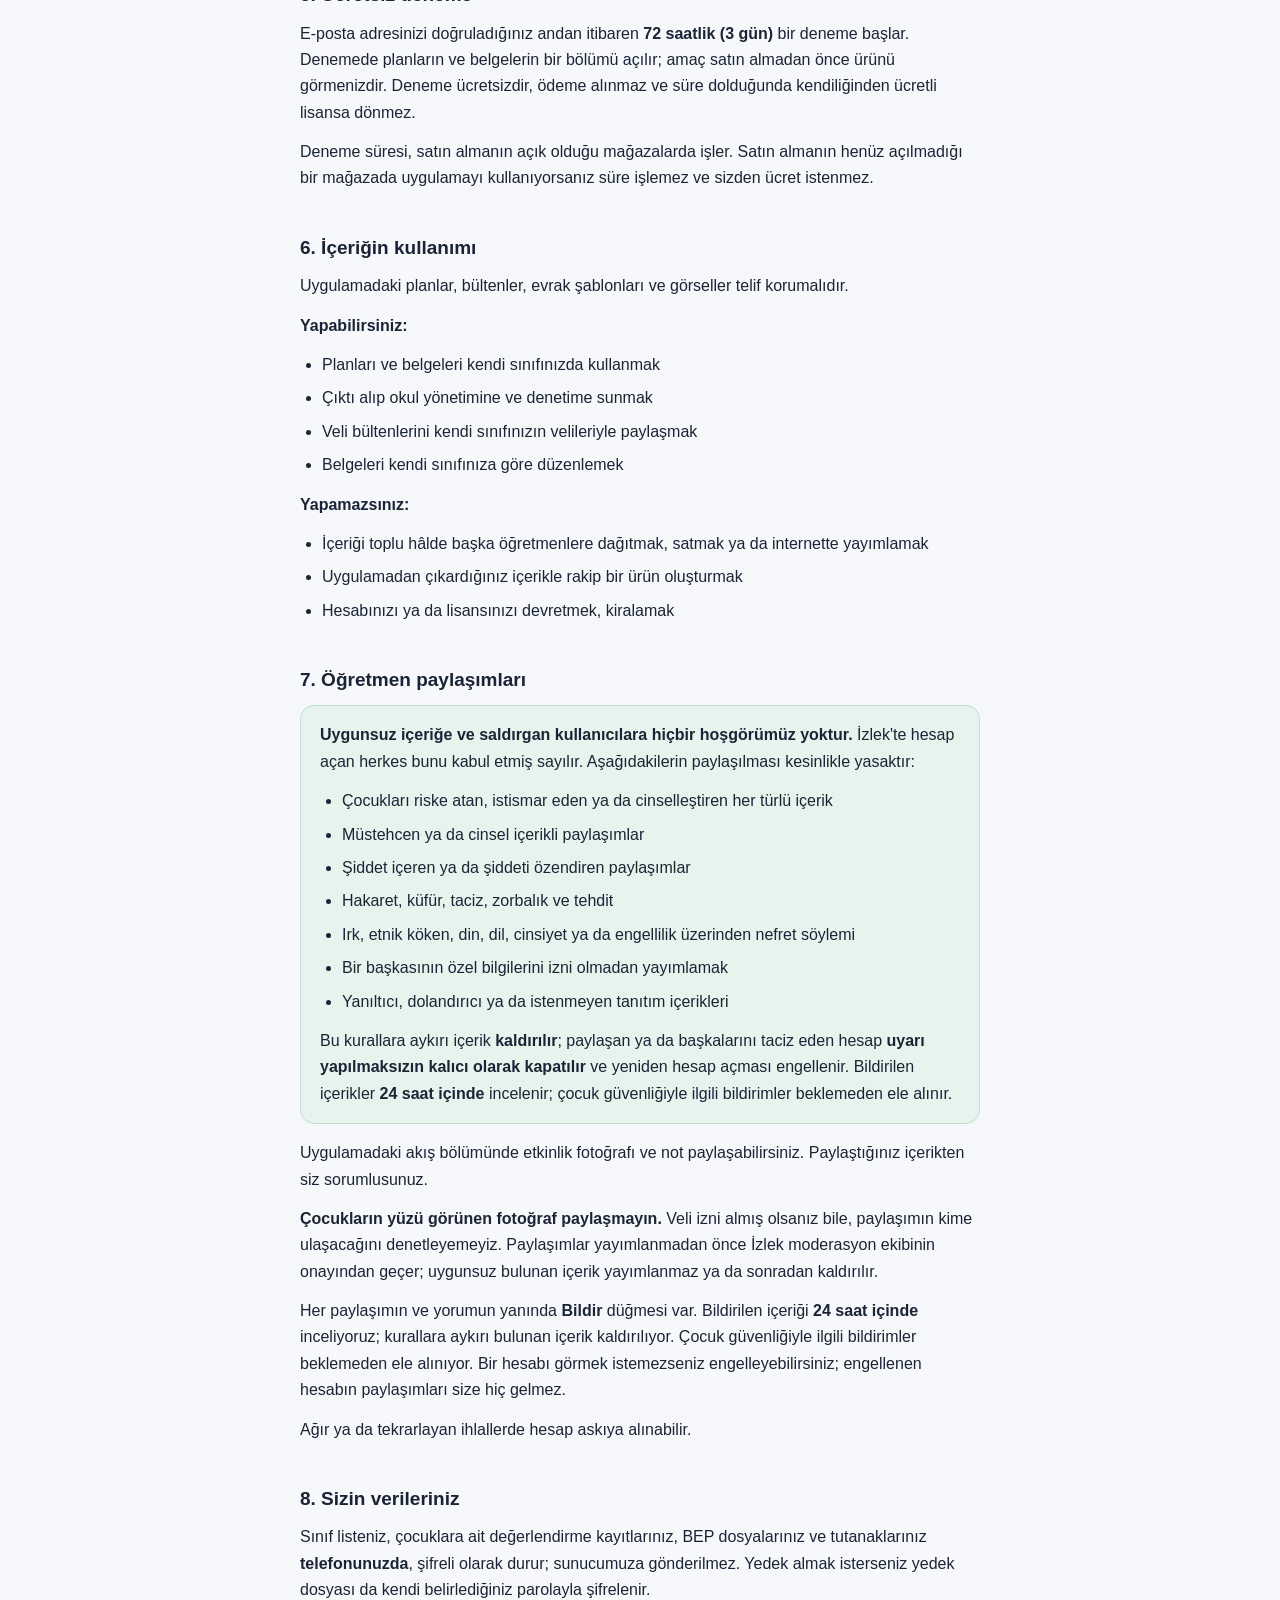
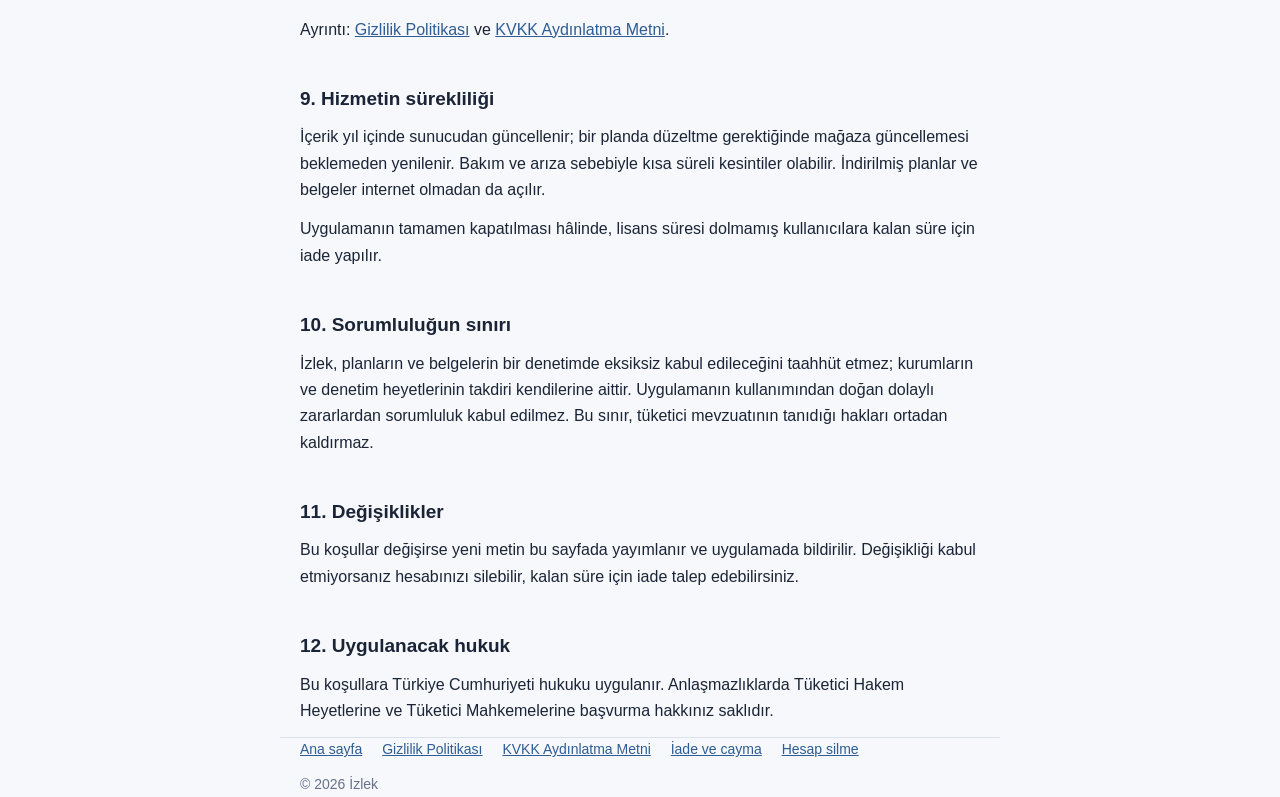
<file: kosullar.html>
<!DOCTYPE html>
<html lang="tr">
<head>
<meta charset="utf-8">
<meta name="viewport" content="width=device-width, initial-scale=1">
<title>Kullanım Koşulları · İzlek</title>
<link rel="icon" href="/favicon.ico" sizes="any">
<link rel="apple-touch-icon" href="/apple-touch-icon.png">
<link rel="stylesheet" href="/ortak.css">
</head>
<body>

<header>
  <div class="kap">
    <a class="marka" href="/">
      <img class="simge" src="/izlek-simge.png"
           srcset="/izlek-simge.png 1x, /izlek-simge@2x.png 2x"
           width="38" height="38" alt="">
      <b>İzlek</b>
    </a>
  </div>
</header>

<main class="kap">

<h1>Kullanım koşulları</h1>
<p class="tarih">İzlek mobil uygulaması · Ayşe AKYILDIZ</p>

<div class="kart vurgu">
  <p>
    <b>Kısaca:</b> İzlek, okul öncesi öğretmenlerine plan ve evrak
    hazırlayan bir araçtır. Lisans bir eğitim öğretim yılı içindir ve
    kendiliğinden yenilenmez.
    Sınıfınızdaki çocuklara ait kayıtlar telefonunuzdan çıkmaz.
    Hazırladığınız belgeler sizindir; onları istediğiniz gibi
    kullanırsınız.
  </p>
</div>

<h2>1. Taraflar</h2>

<p>
  Bu koşullar, İzlek mobil uygulamasını kullanan kişi ile uygulamanın
  sahibi <b>Ayşe AKYILDIZ</b> arasındadır. Uygulamayı kurup hesap
  açtığınızda bu koşulları kabul etmiş olursunuz.
</p>

<p>
  İletişim:
  <a href="mailto:iletisim@izlekapp.com.tr">iletisim@izlekapp.com.tr</a>
</p>

<h2>2. İzlek ne yapar, ne yapmaz</h2>

<p>
  İzlek; Türkiye Yüzyılı Maarif Modeli Okul Öncesi Eğitim Programına
  göre hazırlanmış günlük ve aylık planları, veli bültenlerini, sınıf
  evraklarını ve BEP hazırlama akışını sunar.
</p>

<p>
  İzlek bir <b>yardımcı araçtır</b>. Hazırlanan plan ve belgelerin
  sınıfa uygunluğunu değerlendirmek, gerekiyorsa düzenlemek ve
  kurumuna sunmak öğretmenin sorumluluğundadır. Uygulama, öğretmenin
  mesleki takdirinin ve mevzuat karşısındaki sorumluluğunun yerine
  geçmez.
</p>

<p>
  İzlek, Millî Eğitim Bakanlığı'nın ürünü değildir; Bakanlıkla
  herhangi bir kurumsal bağı yoktur. Programın kendisi kamuya açık
  bir belgedir; İzlek o programa göre hazırlanmış içerik sunar.
</p>

<h2>3. Hesap</h2>

<p>
  Uygulamayı kullanmak için e-posta adresinizle hesap açmanız gerekir.
  Hesap kişiseldir; giriş bilgilerinizi başkasıyla paylaşmayın. Bir
  lisansı birden çok öğretmenin ortak kullanması, lisansın
  tarafımızca sonlandırılması sebebidir.
</p>

<p>
  Hesabınızı dilediğiniz zaman uygulama içinden silebilirsiniz.
  Ayrıntı: <a href="/hesap-silme.html">Hesap silme</a>.
</p>

<h2>4. Lisans, süre ve ücret</h2>

<p>
  İzlek lisansı <b>bir eğitim öğretim yılı</b> içindir ve uygulamada
  seçtiğiniz yaş grubunu kapsar. Lisans süresince o yaş grubuna ait
  planlar, bültenler ve uyum haftası içeriği açıktır. BEP, Beceri
  Edinim Veri Raporu ve sınıf evrakları bütün yaş gruplarında ortaktır.
</p>

<div class="kart vurgu">
  <p>
    <b>Lisans tek seferlik bir satın almadır; otomatik yenilenen bir
    abonelik değildir.</b> Yıl içinde ne zaman alırsanız alın, o
    eğitim öğretim yılının tamamını kapsar — geçmiş ayların planları
    dâhil — ve <b>30 Temmuz'da</b> sona erer. Sona erdiğinde sizden
    yeniden ücret alınmaz; devam etmek isterseniz yeni yılın lisansını
    siz satın alırsınız.
  </p>
</div>

<p>
  Güncel ücret, satın alma yapılan mağazanın ürün sayfasında
  gösterilir. Ücret değişikliği yürürlükteki lisansı etkilemez.
</p>

<p>
  Ödeme, uygulamanın satıldığı mağaza (App Store / Google Play)
  tarafından tahsil edilir. Ödeme bilgileriniz bize ulaşmaz. Satın
  almanın hangi mağazalarda açık olduğu zaman içinde değişebilir.
  İade ve cayma hakkınız için: <a href="/iade.html">İade ve cayma
  politikası</a>.
</p>

<p>
  Lisans süresi dolduğunda uygulamanın kapalı bölümleri yeniden
  kilitlenir ve indirilen plan, bülten ve evrak dosyaları
  telefonunuzdan silinir. <b>Kendi verileriniz silinmez:</b> öğrenci
  listeniz, gözlem kayıtlarınız ve plan düzenlemeleriniz yerinde
  kalır; yeniden lisans aldığınızda her şeyi bulduğunuz gibi
  bulursunuz.
</p>

<h2>5. Ücretsiz deneme</h2>

<p>
  E-posta adresinizi doğruladığınız andan itibaren <b>72 saatlik
  (3 gün)</b> bir deneme başlar. Denemede planların ve belgelerin bir
  bölümü açılır; amaç satın almadan önce ürünü görmenizdir. Deneme
  ücretsizdir, ödeme alınmaz ve süre dolduğunda kendiliğinden ücretli
  lisansa dönmez.
</p>

<p>
  Deneme süresi, satın almanın açık olduğu mağazalarda işler. Satın
  almanın henüz açılmadığı bir mağazada uygulamayı kullanıyorsanız
  süre işlemez ve sizden ücret istenmez.
</p>

<h2>6. İçeriğin kullanımı</h2>

<p>
  Uygulamadaki planlar, bültenler, evrak şablonları ve görseller
  telif korumalıdır.
</p>

<p><b>Yapabilirsiniz:</b></p>
<ul>
  <li>Planları ve belgeleri kendi sınıfınızda kullanmak</li>
  <li>Çıktı alıp okul yönetimine ve denetime sunmak</li>
  <li>Veli bültenlerini kendi sınıfınızın velileriyle paylaşmak</li>
  <li>Belgeleri kendi sınıfınıza göre düzenlemek</li>
</ul>

<p><b>Yapamazsınız:</b></p>
<ul>
  <li>İçeriği toplu hâlde başka öğretmenlere dağıtmak, satmak ya da
      internette yayımlamak</li>
  <li>Uygulamadan çıkardığınız içerikle rakip bir ürün oluşturmak</li>
  <li>Hesabınızı ya da lisansınızı devretmek, kiralamak</li>
</ul>

<h2>7. Öğretmen paylaşımları</h2>

<div class="kart vurgu">
  <p>
    <b>Uygunsuz içeriğe ve saldırgan kullanıcılara hiçbir hoşgörümüz
    yoktur.</b> İzlek'te hesap açan herkes bunu kabul etmiş sayılır.
    Aşağıdakilerin paylaşılması kesinlikle yasaktır:
  </p>
  <ul>
    <li>Çocukları riske atan, istismar eden ya da cinselleştiren her
        türlü içerik</li>
    <li>Müstehcen ya da cinsel içerikli paylaşımlar</li>
    <li>Şiddet içeren ya da şiddeti özendiren paylaşımlar</li>
    <li>Hakaret, küfür, taciz, zorbalık ve tehdit</li>
    <li>Irk, etnik köken, din, dil, cinsiyet ya da engellilik üzerinden
        nefret söylemi</li>
    <li>Bir başkasının özel bilgilerini izni olmadan yayımlamak</li>
    <li>Yanıltıcı, dolandırıcı ya da istenmeyen tanıtım içerikleri</li>
  </ul>
  <p>
    Bu kurallara aykırı içerik <b>kaldırılır</b>; paylaşan ya da
    başkalarını taciz eden hesap <b>uyarı yapılmaksızın kalıcı olarak
    kapatılır</b> ve yeniden hesap açması engellenir. Bildirilen
    içerikler <b>24 saat içinde</b> incelenir; çocuk güvenliğiyle
    ilgili bildirimler beklemeden ele alınır.
  </p>
</div>

<p>
  Uygulamadaki akış bölümünde etkinlik fotoğrafı ve not
  paylaşabilirsiniz. Paylaştığınız içerikten siz sorumlusunuz.
</p>

<p>
  <b>Çocukların yüzü görünen fotoğraf paylaşmayın.</b> Veli izni almış
  olsanız bile, paylaşımın kime ulaşacağını denetleyemeyiz. Paylaşımlar
  yayımlanmadan önce İzlek moderasyon ekibinin onayından geçer;
  uygunsuz bulunan içerik yayımlanmaz ya da sonradan kaldırılır.
</p>

<p>
  Her paylaşımın ve yorumun yanında <b>Bildir</b> düğmesi var.
  Bildirilen içeriği <b>24 saat içinde</b> inceliyoruz; kurallara
  aykırı bulunan içerik kaldırılıyor. Çocuk güvenliğiyle ilgili
  bildirimler beklemeden ele alınıyor. Bir hesabı görmek istemezseniz
  engelleyebilirsiniz; engellenen hesabın paylaşımları size hiç
  gelmez.
</p>

<p>
  Ağır ya da tekrarlayan ihlallerde hesap askıya alınabilir.
</p>

<h2>8. Sizin verileriniz</h2>

<p>
  Sınıf listeniz, çocuklara ait değerlendirme kayıtlarınız, BEP
  dosyalarınız ve tutanaklarınız <b>telefonunuzda</b>, şifreli olarak
  durur; sunucumuza gönderilmez. Yedek almak isterseniz yedek dosyası
  da kendi belirlediğiniz parolayla şifrelenir.
</p>

<p>
  Ayrıntı: <a href="/gizlilik.html">Gizlilik Politikası</a> ve
  <a href="/kvkk.html">KVKK Aydınlatma Metni</a>.
</p>

<h2>9. Hizmetin sürekliliği</h2>

<p>
  İçerik yıl içinde sunucudan güncellenir; bir planda düzeltme
  gerektiğinde mağaza güncellemesi beklemeden yenilenir. Bakım ve
  arıza sebebiyle kısa süreli kesintiler olabilir. İndirilmiş planlar
  ve belgeler internet olmadan da açılır.
</p>

<p>
  Uygulamanın tamamen kapatılması hâlinde, lisans süresi dolmamış
  kullanıcılara kalan süre için iade yapılır.
</p>

<h2>10. Sorumluluğun sınırı</h2>

<p>
  İzlek, planların ve belgelerin bir denetimde eksiksiz kabul
  edileceğini taahhüt etmez; kurumların ve denetim heyetlerinin
  takdiri kendilerine aittir. Uygulamanın kullanımından doğan dolaylı
  zararlardan sorumluluk kabul edilmez. Bu sınır, tüketici mevzuatının
  tanıdığı hakları ortadan kaldırmaz.
</p>

<h2>11. Değişiklikler</h2>

<p>
  Bu koşullar değişirse yeni metin bu sayfada yayımlanır ve
  uygulamada bildirilir. Değişikliği kabul etmiyorsanız hesabınızı
  silebilir, kalan süre için iade talep edebilirsiniz.
</p>

<h2>12. Uygulanacak hukuk</h2>

<p>
  Bu koşullara Türkiye Cumhuriyeti hukuku uygulanır. Anlaşmazlıklarda
  Tüketici Hakem Heyetlerine ve Tüketici Mahkemelerine başvurma
  hakkınız saklıdır.
</p>

</main>

<footer class="kap">
  <a href="/">Ana sayfa</a>
  <a href="/gizlilik.html">Gizlilik Politikası</a>
  <a href="/kvkk.html">KVKK Aydınlatma Metni</a>
  <a href="/iade.html">İade ve cayma</a>
  <a href="/hesap-silme.html">Hesap silme</a>
  <div style="margin-top:12px">© 2026 İzlek</div>
</footer>

</body>
</html>
</file>
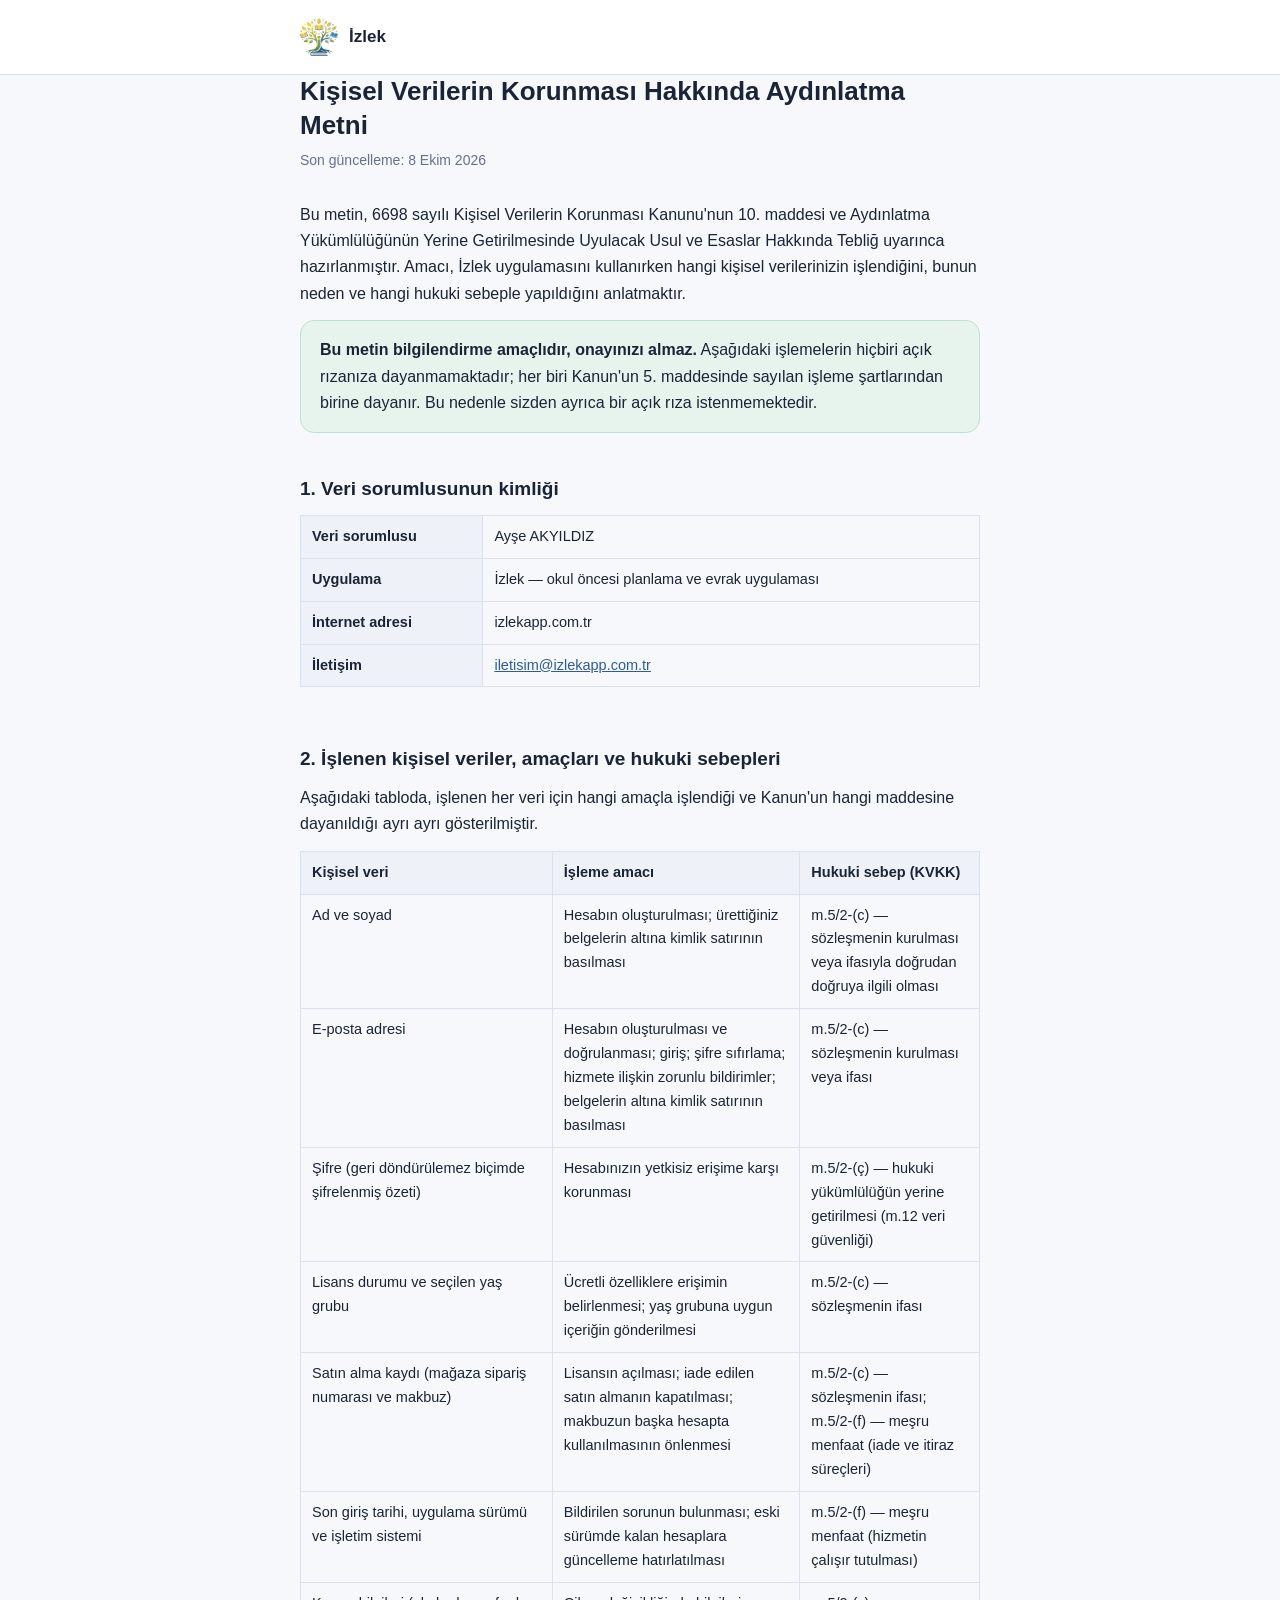
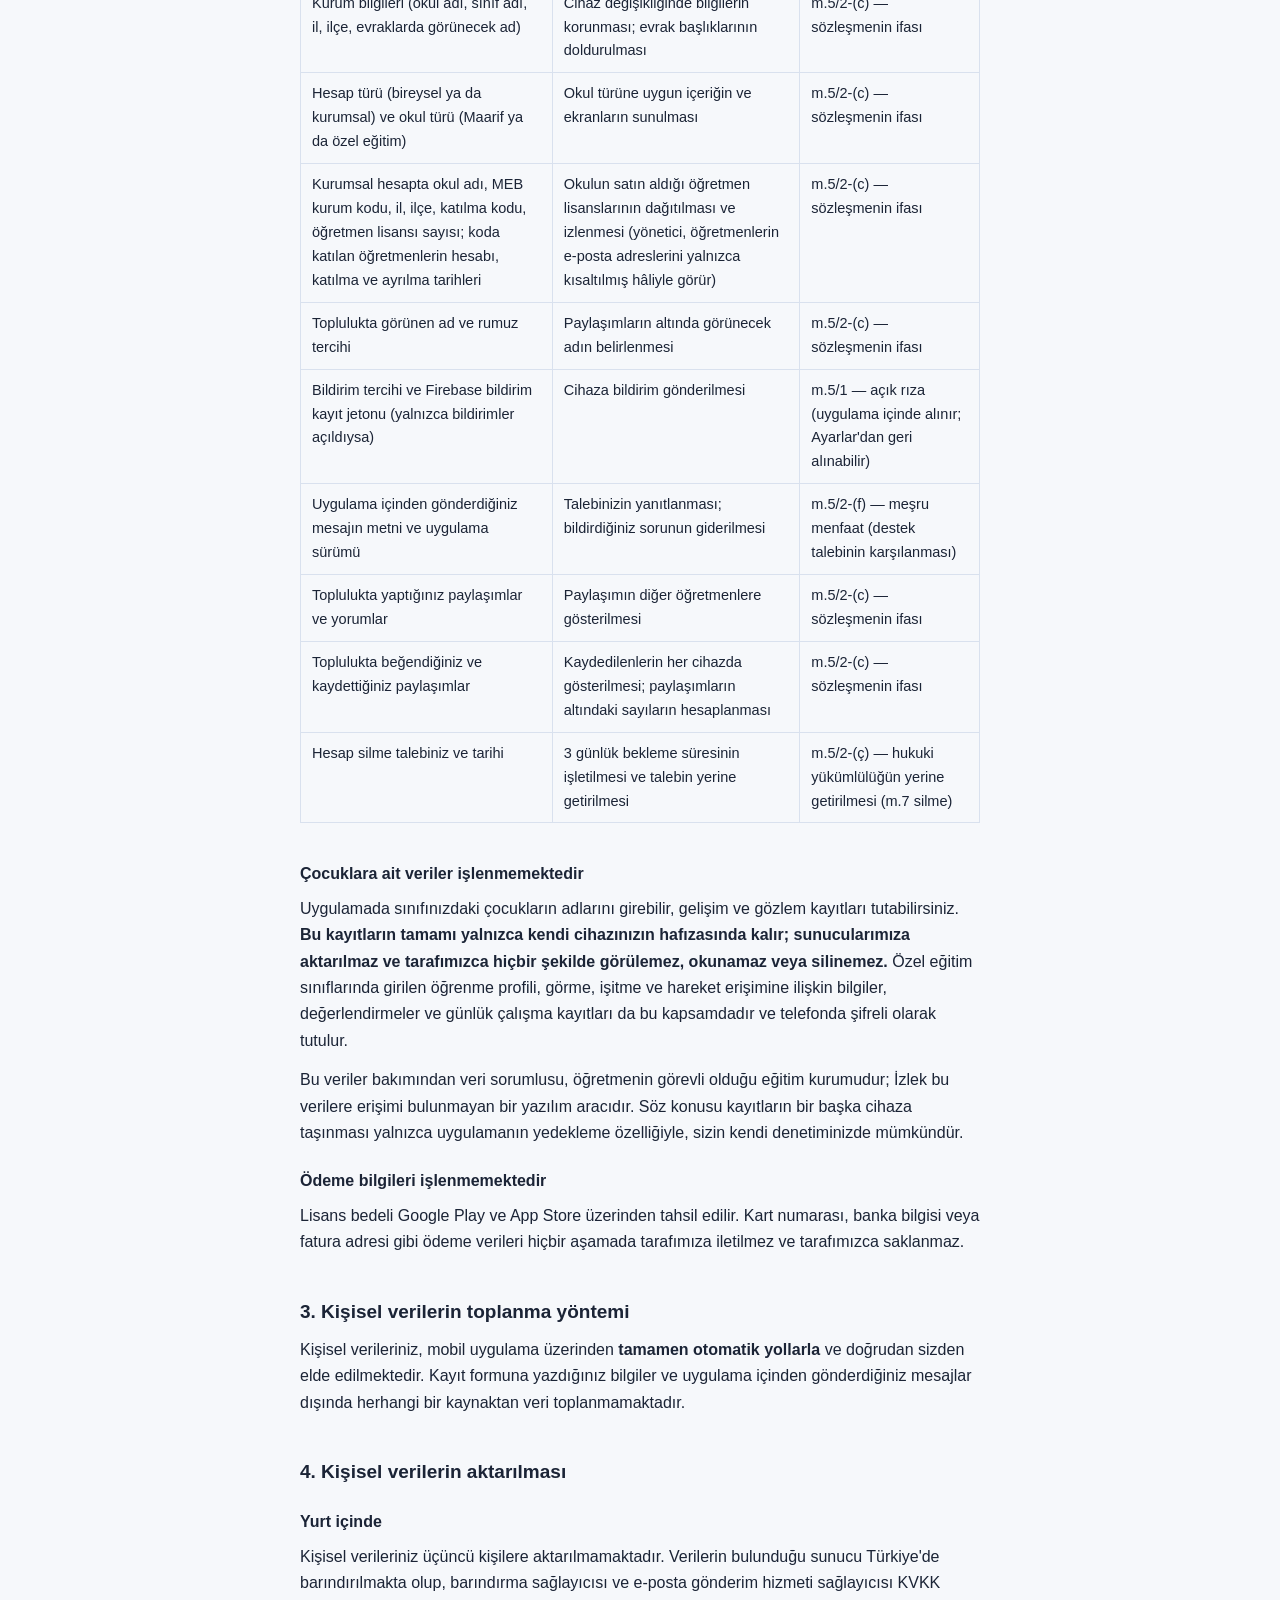
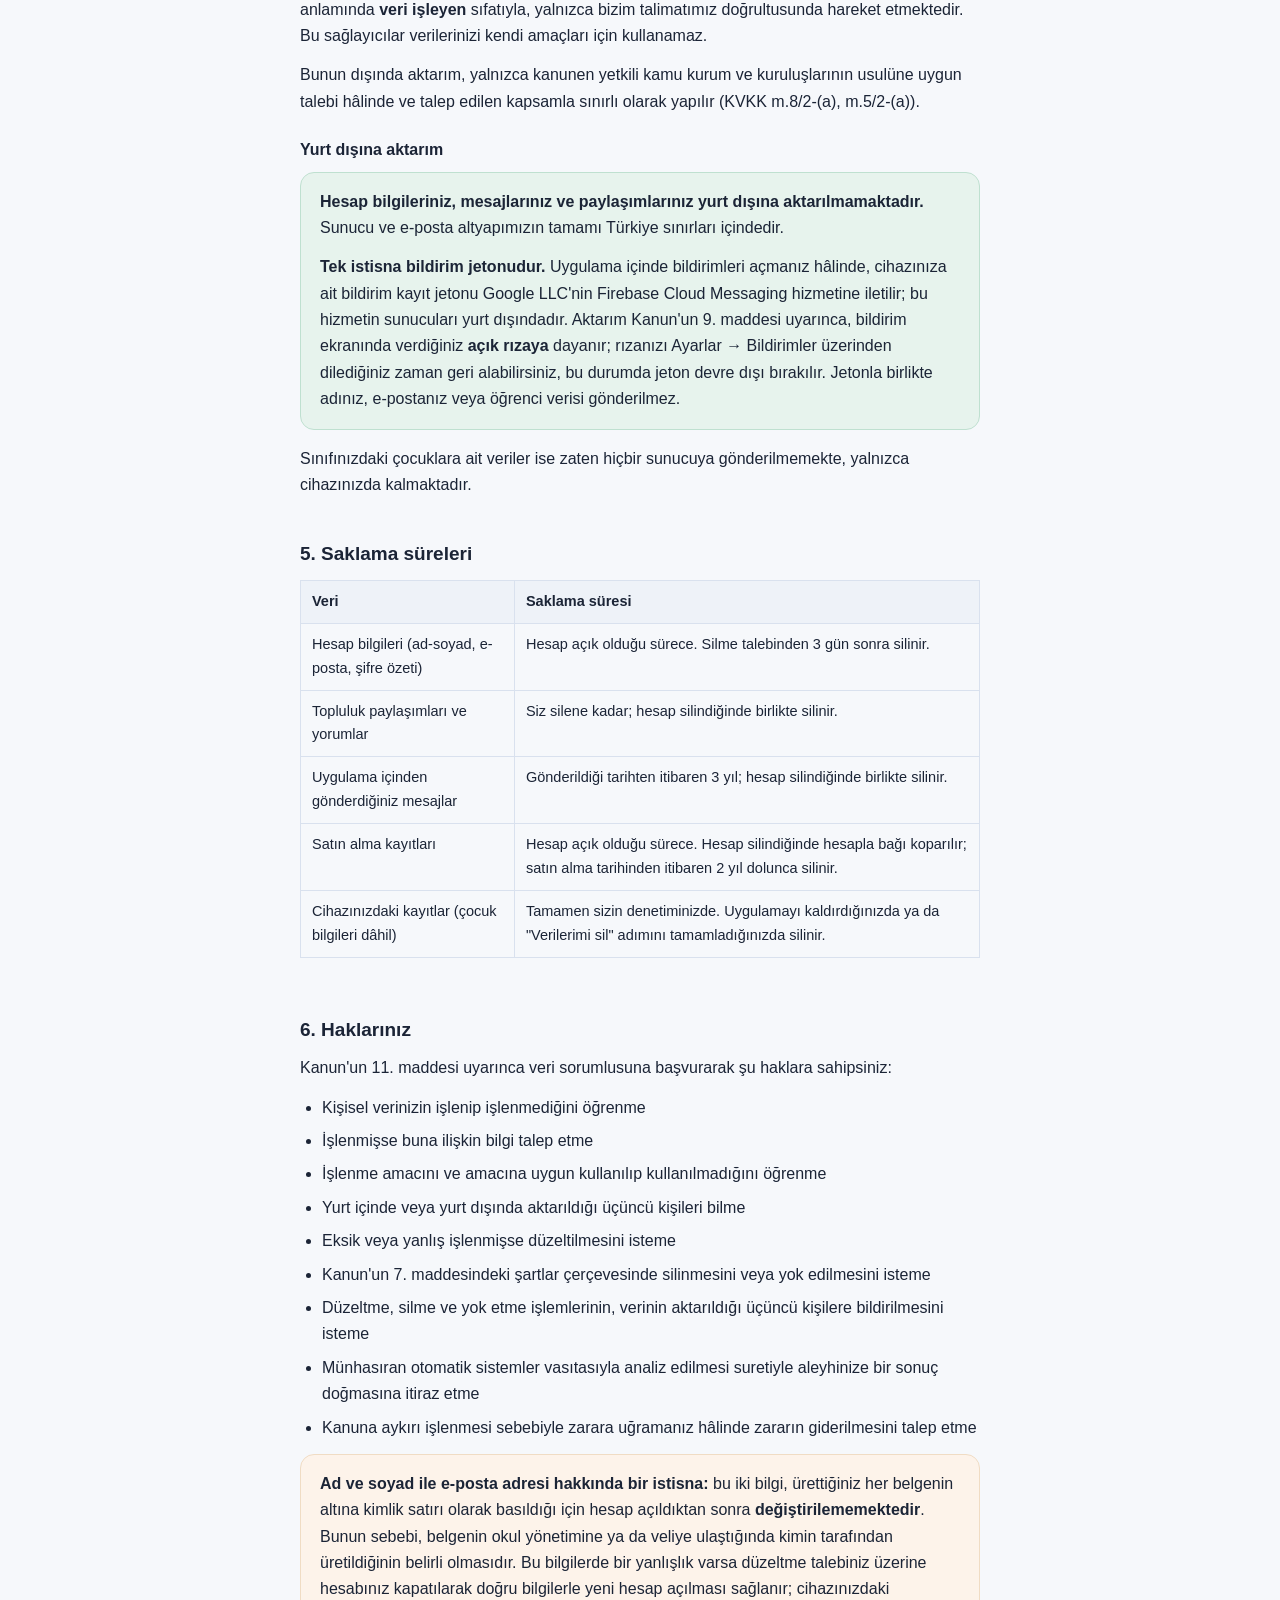
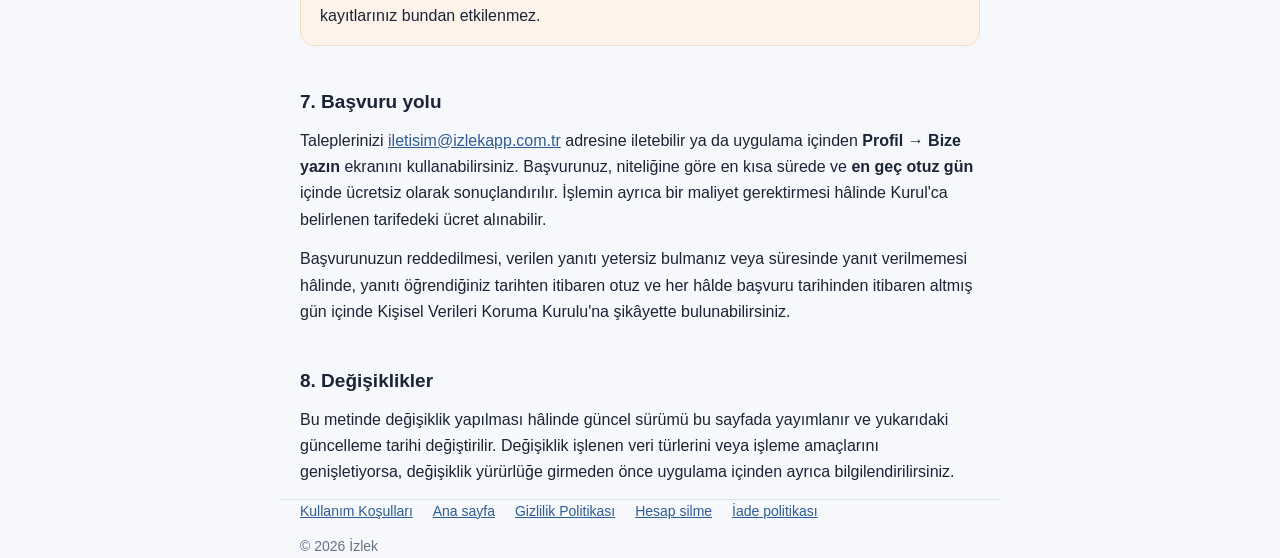
<file: kvkk.html>
<!DOCTYPE html>
<html lang="tr">
<head>
<meta charset="utf-8">
<meta name="viewport" content="width=device-width, initial-scale=1">
<title>KVKK Aydınlatma Metni · İzlek</title>
<link rel="icon" href="/favicon.ico" sizes="any">
<link rel="apple-touch-icon" href="/apple-touch-icon.png">
<link rel="stylesheet" href="/ortak.css">
</head>
<body>

<header>
  <div class="kap">
    <a class="marka" href="/">
      <img class="simge" src="/izlek-simge.png"
           srcset="/izlek-simge.png 1x, /izlek-simge@2x.png 2x"
           width="38" height="38" alt="">
      <b>İzlek</b>
    </a>
  </div>
</header>

<main class="kap">

<h1>Kişisel Verilerin Korunması Hakkında Aydınlatma Metni</h1>
<p class="tarih">Son güncelleme: 8 Ekim 2026</p>

<p>
  Bu metin, 6698 sayılı Kişisel Verilerin Korunması Kanunu'nun 10.
  maddesi ve Aydınlatma Yükümlülüğünün Yerine Getirilmesinde Uyulacak
  Usul ve Esaslar Hakkında Tebliğ uyarınca hazırlanmıştır. Amacı,
  İzlek uygulamasını kullanırken hangi kişisel verilerinizin
  işlendiğini, bunun neden ve hangi hukuki sebeple yapıldığını
  anlatmaktır.
</p>

<div class="kart vurgu">
  <p>
    <b>Bu metin bilgilendirme amaçlıdır, onayınızı almaz.</b>
    Aşağıdaki işlemelerin hiçbiri açık rızanıza dayanmamaktadır;
    her biri Kanun'un 5. maddesinde sayılan işleme şartlarından
    birine dayanır. Bu nedenle sizden ayrıca bir açık rıza
    istenmemektedir.
  </p>
</div>

<h2>1. Veri sorumlusunun kimliği</h2>

<div class="sar">
<table>
  <tr><th>Veri sorumlusu</th><td>Ayşe AKYILDIZ</td></tr>
  <tr><th>Uygulama</th><td>İzlek — okul öncesi planlama ve evrak uygulaması</td></tr>
  <tr><th>İnternet adresi</th><td>izlekapp.com.tr</td></tr>
  <tr><th>İletişim</th><td><a href="mailto:iletisim@izlekapp.com.tr">iletisim@izlekapp.com.tr</a></td></tr>
</table>
</div>

<h2>2. İşlenen kişisel veriler, amaçları ve hukuki sebepleri</h2>

<p>
  Aşağıdaki tabloda, işlenen her veri için hangi amaçla işlendiği ve
  Kanun'un hangi maddesine dayanıldığı ayrı ayrı gösterilmiştir.
</p>

<div class="sar">
<table>
  <tr>
    <th>Kişisel veri</th>
    <th>İşleme amacı</th>
    <th>Hukuki sebep (KVKK)</th>
  </tr>
  <tr>
    <td>Ad ve soyad</td>
    <td>Hesabın oluşturulması; ürettiğiniz belgelerin altına kimlik
        satırının basılması</td>
    <td>m.5/2-(c) — sözleşmenin kurulması veya ifasıyla doğrudan
        doğruya ilgili olması</td>
  </tr>
  <tr>
    <td>E-posta adresi</td>
    <td>Hesabın oluşturulması ve doğrulanması; giriş; şifre
        sıfırlama; hizmete ilişkin zorunlu bildirimler; belgelerin
        altına kimlik satırının basılması</td>
    <td>m.5/2-(c) — sözleşmenin kurulması veya ifası</td>
  </tr>
  <tr>
    <td>Şifre (geri döndürülemez biçimde şifrelenmiş özeti)</td>
    <td>Hesabınızın yetkisiz erişime karşı korunması</td>
    <td>m.5/2-(ç) — hukuki yükümlülüğün yerine getirilmesi (m.12
        veri güvenliği)</td>
  </tr>
  <tr>
    <td>Lisans durumu ve seçilen yaş grubu</td>
    <td>Ücretli özelliklere erişimin belirlenmesi; yaş grubuna uygun
        içeriğin gönderilmesi</td>
    <td>m.5/2-(c) — sözleşmenin ifası</td>
  </tr>
  <tr>
    <td>Satın alma kaydı (mağaza sipariş numarası ve makbuz)</td>
    <td>Lisansın açılması; iade edilen satın almanın kapatılması;
        makbuzun başka hesapta kullanılmasının önlenmesi</td>
    <td>m.5/2-(c) — sözleşmenin ifası; m.5/2-(f) — meşru menfaat (iade
        ve itiraz süreçleri)</td>
  </tr>
  <tr>
    <td>Son giriş tarihi, uygulama sürümü ve işletim sistemi</td>
    <td>Bildirilen sorunun bulunması; eski sürümde kalan hesaplara
        güncelleme hatırlatılması</td>
    <td>m.5/2-(f) — meşru menfaat (hizmetin çalışır tutulması)</td>
  </tr>
  <tr>
    <td>Kurum bilgileri (okul adı, sınıf adı, il, ilçe, evraklarda
        görünecek ad)</td>
    <td>Cihaz değişikliğinde bilgilerin korunması; evrak başlıklarının
        doldurulması</td>
    <td>m.5/2-(c) — sözleşmenin ifası</td>
  </tr>
  <tr>
    <td>Hesap türü (bireysel ya da kurumsal) ve okul türü (Maarif ya da
        özel eğitim)</td>
    <td>Okul türüne uygun içeriğin ve ekranların sunulması</td>
    <td>m.5/2-(c) — sözleşmenin ifası</td>
  </tr>
  <tr>
    <td>Kurumsal hesapta okul adı, MEB kurum kodu, il, ilçe, katılma kodu,
        öğretmen lisansı sayısı; koda katılan öğretmenlerin hesabı,
        katılma ve ayrılma tarihleri</td>
    <td>Okulun satın aldığı öğretmen lisanslarının dağıtılması ve
        izlenmesi (yönetici, öğretmenlerin e-posta adreslerini yalnızca
        kısaltılmış hâliyle görür)</td>
    <td>m.5/2-(c) — sözleşmenin ifası</td>
  </tr>
  <tr>
    <td>Toplulukta görünen ad ve rumuz tercihi</td>
    <td>Paylaşımların altında görünecek adın belirlenmesi</td>
    <td>m.5/2-(c) — sözleşmenin ifası</td>
  </tr>
  <tr>
    <td>Bildirim tercihi ve Firebase bildirim kayıt jetonu (yalnızca
        bildirimler açıldıysa)</td>
    <td>Cihaza bildirim gönderilmesi</td>
    <td>m.5/1 — açık rıza (uygulama içinde alınır; Ayarlar'dan geri
        alınabilir)</td>
  </tr>
  <tr>
    <td>Uygulama içinden gönderdiğiniz mesajın metni ve uygulama
        sürümü</td>
    <td>Talebinizin yanıtlanması; bildirdiğiniz sorunun giderilmesi</td>
    <td>m.5/2-(f) — meşru menfaat (destek talebinin karşılanması)</td>
  </tr>
  <tr>
    <td>Toplulukta yaptığınız paylaşımlar ve yorumlar</td>
    <td>Paylaşımın diğer öğretmenlere gösterilmesi</td>
    <td>m.5/2-(c) — sözleşmenin ifası</td>
  </tr>
  <tr>
    <td>Toplulukta beğendiğiniz ve kaydettiğiniz paylaşımlar</td>
    <td>Kaydedilenlerin her cihazda gösterilmesi; paylaşımların
        altındaki sayıların hesaplanması</td>
    <td>m.5/2-(c) — sözleşmenin ifası</td>
  </tr>
  <tr>
    <td>Hesap silme talebiniz ve tarihi</td>
    <td>3 günlük bekleme süresinin işletilmesi ve talebin yerine
        getirilmesi</td>
    <td>m.5/2-(ç) — hukuki yükümlülüğün yerine getirilmesi (m.7 silme)</td>
  </tr>
</table>
</div>

<h3>Çocuklara ait veriler işlenmemektedir</h3>

<p>
  Uygulamada sınıfınızdaki çocukların adlarını girebilir, gelişim ve
  gözlem kayıtları tutabilirsiniz. <b>Bu kayıtların tamamı yalnızca
  kendi cihazınızın hafızasında kalır; sunucularımıza aktarılmaz ve
  tarafımızca hiçbir şekilde görülemez, okunamaz veya silinemez.</b>
  Özel eğitim sınıflarında girilen öğrenme profili, görme, işitme ve
  hareket erişimine ilişkin bilgiler, değerlendirmeler ve günlük çalışma
  kayıtları da bu kapsamdadır ve telefonda şifreli olarak tutulur.
</p>

<p>
  Bu veriler bakımından veri sorumlusu, öğretmenin görevli olduğu
  eğitim kurumudur; İzlek bu verilere erişimi bulunmayan bir
  yazılım aracıdır. Söz konusu kayıtların bir başka cihaza taşınması
  yalnızca uygulamanın yedekleme özelliğiyle, sizin kendi
  denetiminizde mümkündür.
</p>

<h3>Ödeme bilgileri işlenmemektedir</h3>

<p>
  Lisans bedeli Google Play ve App Store üzerinden tahsil edilir.
  Kart numarası, banka bilgisi veya fatura adresi gibi ödeme verileri
  hiçbir aşamada tarafımıza iletilmez ve tarafımızca saklanmaz.
</p>

<h2>3. Kişisel verilerin toplanma yöntemi</h2>

<p>
  Kişisel verileriniz, mobil uygulama üzerinden <b>tamamen otomatik
  yollarla</b> ve doğrudan sizden elde edilmektedir. Kayıt formuna
  yazdığınız bilgiler ve uygulama içinden gönderdiğiniz mesajlar
  dışında herhangi bir kaynaktan veri toplanmamaktadır.
</p>

<h2>4. Kişisel verilerin aktarılması</h2>

<h3>Yurt içinde</h3>
<p>
  Kişisel verileriniz üçüncü kişilere aktarılmamaktadır. Verilerin
  bulunduğu sunucu Türkiye'de barındırılmakta olup, barındırma
  sağlayıcısı ve e-posta gönderim hizmeti sağlayıcısı KVKK
  anlamında <b>veri işleyen</b> sıfatıyla, yalnızca bizim
  talimatımız doğrultusunda hareket etmektedir. Bu sağlayıcılar
  verilerinizi kendi amaçları için kullanamaz.
</p>

<p>
  Bunun dışında aktarım, yalnızca kanunen yetkili kamu kurum ve
  kuruluşlarının usulüne uygun talebi hâlinde ve talep edilen
  kapsamla sınırlı olarak yapılır (KVKK m.8/2-(a), m.5/2-(a)).
</p>

<h3>Yurt dışına aktarım</h3>

<div class="kart vurgu">
  <p>
    <b>Hesap bilgileriniz, mesajlarınız ve paylaşımlarınız yurt dışına
    aktarılmamaktadır.</b> Sunucu ve e-posta altyapımızın tamamı
    Türkiye sınırları içindedir.
  </p>
  <p>
    <b>Tek istisna bildirim jetonudur.</b> Uygulama içinde bildirimleri
    açmanız hâlinde, cihazınıza ait bildirim kayıt jetonu Google LLC'nin
    Firebase Cloud Messaging hizmetine iletilir; bu hizmetin sunucuları
    yurt dışındadır. Aktarım Kanun'un 9. maddesi uyarınca, bildirim
    ekranında verdiğiniz <b>açık rızaya</b> dayanır; rızanızı Ayarlar
    → Bildirimler üzerinden dilediğiniz zaman geri alabilirsiniz, bu
    durumda jeton devre dışı bırakılır. Jetonla birlikte adınız,
    e-postanız veya öğrenci verisi gönderilmez.
  </p>
</div>

<p>
  Sınıfınızdaki çocuklara ait veriler ise zaten hiçbir sunucuya
  gönderilmemekte, yalnızca cihazınızda kalmaktadır.
</p>

<h2>5. Saklama süreleri</h2>

<div class="sar">
<table>
  <tr><th>Veri</th><th>Saklama süresi</th></tr>
  <tr>
    <td>Hesap bilgileri (ad-soyad, e-posta, şifre özeti)</td>
    <td>Hesap açık olduğu sürece. Silme talebinden 3 gün sonra
        silinir.</td>
  </tr>
  <tr>
    <td>Topluluk paylaşımları ve yorumlar</td>
    <td>Siz silene kadar; hesap silindiğinde birlikte silinir.</td>
  </tr>
  <tr>
    <td>Uygulama içinden gönderdiğiniz mesajlar</td>
    <td>Gönderildiği tarihten itibaren 3 yıl; hesap silindiğinde
        birlikte silinir.</td>
  </tr>
  <tr>
    <td>Satın alma kayıtları</td>
    <td>Hesap açık olduğu sürece. Hesap silindiğinde hesapla bağı
        koparılır; satın alma tarihinden itibaren 2 yıl dolunca
        silinir.</td>
  </tr>
  <tr>
    <td>Cihazınızdaki kayıtlar (çocuk bilgileri dâhil)</td>
    <td>Tamamen sizin denetiminizde. Uygulamayı kaldırdığınızda ya da
        "Verilerimi sil" adımını tamamladığınızda silinir.</td>
  </tr>
</table>
</div>

<h2>6. Haklarınız</h2>

<p>
  Kanun'un 11. maddesi uyarınca veri sorumlusuna başvurarak şu
  haklara sahipsiniz:
</p>

<ul>
  <li>Kişisel verinizin işlenip işlenmediğini öğrenme</li>
  <li>İşlenmişse buna ilişkin bilgi talep etme</li>
  <li>İşlenme amacını ve amacına uygun kullanılıp kullanılmadığını
      öğrenme</li>
  <li>Yurt içinde veya yurt dışında aktarıldığı üçüncü kişileri
      bilme</li>
  <li>Eksik veya yanlış işlenmişse düzeltilmesini isteme</li>
  <li>Kanun'un 7. maddesindeki şartlar çerçevesinde silinmesini veya
      yok edilmesini isteme</li>
  <li>Düzeltme, silme ve yok etme işlemlerinin, verinin aktarıldığı
      üçüncü kişilere bildirilmesini isteme</li>
  <li>Münhasıran otomatik sistemler vasıtasıyla analiz edilmesi
      suretiyle aleyhinize bir sonuç doğmasına itiraz etme</li>
  <li>Kanuna aykırı işlenmesi sebebiyle zarara uğramanız hâlinde
      zararın giderilmesini talep etme</li>
</ul>

<div class="kart dikkat">
  <p>
    <b>Ad ve soyad ile e-posta adresi hakkında bir istisna:</b>
    bu iki bilgi, ürettiğiniz her belgenin altına kimlik satırı olarak
    basıldığı için hesap açıldıktan sonra <b>değiştirilememektedir</b>.
    Bunun sebebi, belgenin okul yönetimine ya da veliye ulaştığında
    kimin tarafından üretildiğinin belirli olmasıdır. Bu bilgilerde
    bir yanlışlık varsa düzeltme talebiniz üzerine hesabınız
    kapatılarak doğru bilgilerle yeni hesap açılması sağlanır;
    cihazınızdaki kayıtlarınız bundan etkilenmez.
  </p>
</div>

<h2>7. Başvuru yolu</h2>

<p>
  Taleplerinizi <a href="mailto:iletisim@izlekapp.com.tr">iletisim@izlekapp.com.tr</a>
  adresine iletebilir ya da uygulama içinden <b>Profil → Bize
  yazın</b> ekranını kullanabilirsiniz. Başvurunuz, niteliğine göre
  en kısa sürede ve <b>en geç otuz gün</b> içinde ücretsiz olarak
  sonuçlandırılır. İşlemin ayrıca bir maliyet gerektirmesi hâlinde
  Kurul'ca belirlenen tarifedeki ücret alınabilir.
</p>

<p>
  Başvurunuzun reddedilmesi, verilen yanıtı yetersiz bulmanız veya
  süresinde yanıt verilmemesi hâlinde, yanıtı öğrendiğiniz tarihten
  itibaren otuz ve her hâlde başvuru tarihinden itibaren altmış gün
  içinde Kişisel Verileri Koruma Kurulu'na şikâyette bulunabilirsiniz.
</p>

<h2>8. Değişiklikler</h2>

<p>
  Bu metinde değişiklik yapılması hâlinde güncel sürümü bu sayfada
  yayımlanır ve yukarıdaki güncelleme tarihi değiştirilir. Değişiklik
  işlenen veri türlerini veya işleme amaçlarını genişletiyorsa,
  değişiklik yürürlüğe girmeden önce uygulama içinden ayrıca
  bilgilendirilirsiniz.
</p>

</main>

<footer class="kap">
  <a href="/kosullar.html">Kullanım Koşulları</a>
  <a href="/">Ana sayfa</a>
  <a href="/gizlilik.html">Gizlilik Politikası</a>
  <a href="/hesap-silme.html">Hesap silme</a>
  <a href="/iade.html">İade politikası</a>
  <div style="margin-top:12px">© 2026 İzlek</div>
</footer>

</body>
</html>
</file>
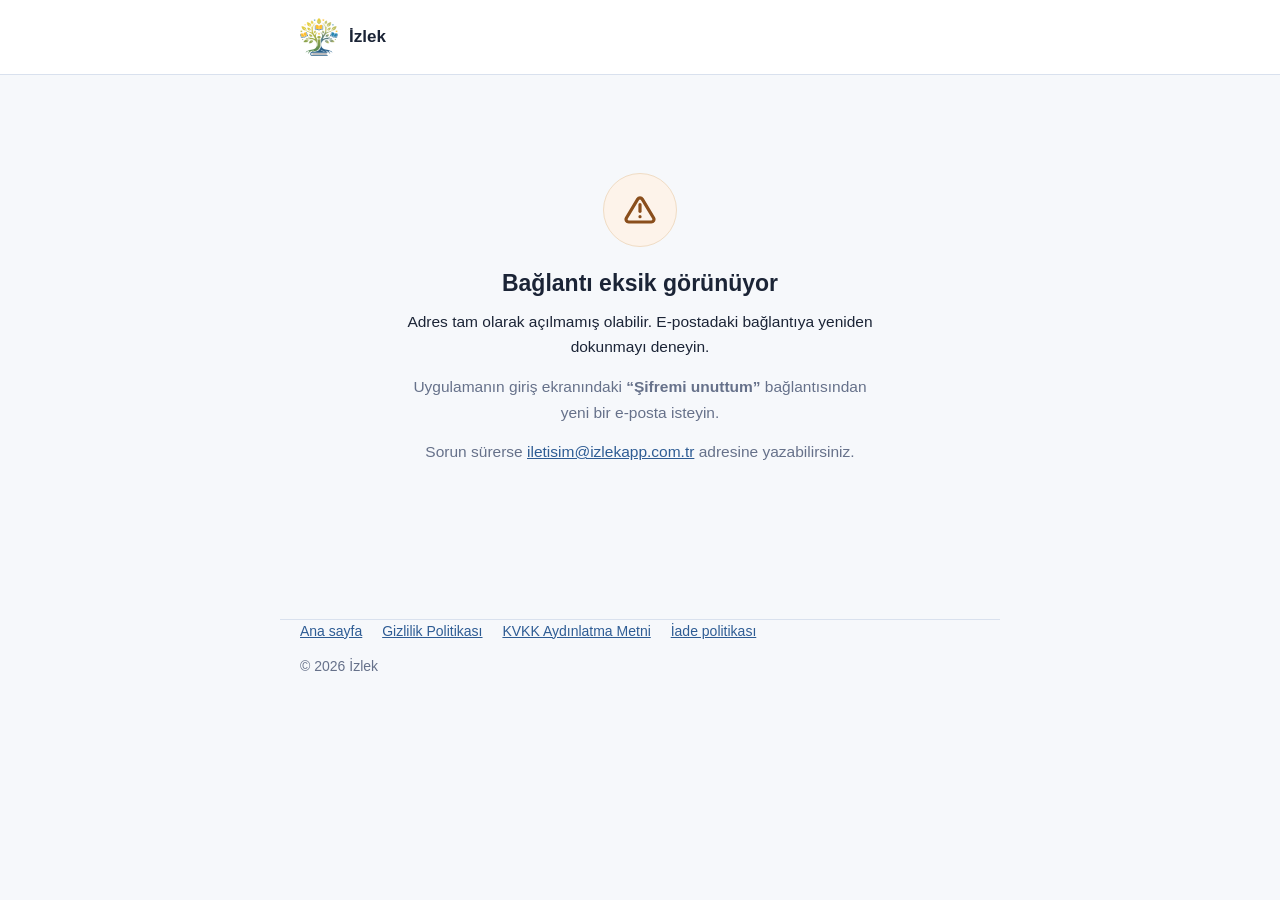
<file: sifre.html>
<!DOCTYPE html>
<html lang="tr">
<head>
<meta charset="utf-8">
<meta name="viewport" content="width=device-width, initial-scale=1">
<meta name="robots" content="noindex">
<title>Yeni Şifre · İzlek</title>
<link rel="icon" href="/favicon.ico" sizes="any">
<link rel="apple-touch-icon" href="/apple-touch-icon.png">
<link rel="stylesheet" href="/ortak.css">
<style>
  .orta{max-width:520px; margin:0 auto; text-align:center; padding:60px 20px 80px}
  .isaret{
    width:74px; height:74px; border-radius:50%; margin:0 auto 22px;
    display:flex; align-items:center; justify-content:center;
  }
  .isaret.bekle{background:var(--acik)}
  .isaret.oldu{background:var(--onayZemin); border:1px solid var(--onayKenar)}
  .isaret.olmadi{background:var(--uyariZemin); border:1px solid var(--uyariKenar)}
  .donen{
    width:26px; height:26px; border-radius:50%;
    border:3px solid var(--kenar); border-top-color:var(--ana);
    animation:don .8s linear infinite;
  }
  @keyframes don{to{transform:rotate(360deg)}}
  .orta h1{font-size:23px; margin:0 0 10px}
  .orta p{color:var(--soluk); font-size:15.5px; margin:0 0 14px}
  .orta p.koyu{color:var(--metin)}
  .gizli{display:none}
  form{text-align:left; background:var(--kart); border:1px solid var(--kenar);
       border-radius:14px; padding:20px; margin-top:18px}
  label{display:block; font-weight:600; font-size:14.5px; margin:0 0 6px}
  .alan{margin:0 0 16px}
  .kutu{position:relative}
  input[type=password],input[type=text]{
    width:100%; font:inherit; font-size:16px; padding:11px 44px 11px 12px;
    border:1px solid var(--kenar); border-radius:10px; background:#fff; color:var(--metin)}
  input:focus{outline:2px solid var(--ikincil); outline-offset:1px}
  .goster{position:absolute; right:6px; top:6px; border:none; background:none;
          color:var(--soluk); font:inherit; font-size:13px; padding:6px; cursor:pointer}
  ul.olcut{list-style:none; padding:0; margin:-6px 0 16px; font-size:14px; color:var(--soluk)}
  ul.olcut li{margin:0 0 3px}
  ul.olcut li::before{content:"○ "}
  ul.olcut li.tamam{color:var(--onay)}
  ul.olcut li.tamam::before{content:"✓ "}
  .hata{color:var(--uyariMetin); font-size:14.5px; margin:0 0 14px; min-height:0}
  button.ana{width:100%; font:inherit; font-size:16px; font-weight:600; padding:13px;
             border:none; border-radius:10px; background:var(--ana); color:#fff; cursor:pointer}
  button.ana:disabled{opacity:.55; cursor:default}
</style>
</head>
<body>

<header>
  <div class="kap">
    <a class="marka" href="/">
      <img class="simge" src="/izlek-simge.png"
           srcset="/izlek-simge.png 1x, /izlek-simge@2x.png 2x"
           width="38" height="38" alt="">
      <b>İzlek</b>
    </a>
  </div>
</header>

<main>

  <!-- FORM -->
  <div class="orta" id="formKutu">
    <h1>Yeni şifrenizi belirleyin</h1>
    <p>Belirlediğiniz şifreyle uygulamaya giriş yapacaksınız.</p>
    <form id="form" novalidate>
      <div class="alan">
        <label for="s1">Yeni şifre</label>
        <div class="kutu">
          <input type="password" id="s1" autocomplete="new-password" required>
          <button type="button" class="goster" data-hedef="s1">Göster</button>
        </div>
      </div>
      <ul class="olcut" id="olcut">
        <li data-k="uzun">En az 8 karakter</li>
        <li data-k="buyuk">Büyük harf</li>
        <li data-k="kucuk">Küçük harf</li>
        <li data-k="ozel">Özel karakter (örnek: . , ! ? * -)</li>
      </ul>
      <div class="alan">
        <label for="s2">Yeni şifre (tekrar)</label>
        <div class="kutu">
          <input type="password" id="s2" autocomplete="new-password" required>
          <button type="button" class="goster" data-hedef="s2">Göster</button>
        </div>
      </div>
      <p class="hata" id="hata"></p>
      <button type="submit" class="ana" id="kaydet">Şifremi değiştir</button>
    </form>
  </div>

  <!-- OLDU -->
  <div class="orta gizli" id="oldu">
    <div class="isaret oldu">
      <svg width="34" height="34" viewBox="0 0 24 24" fill="none"
           stroke="#2F7D5D" stroke-width="2.4"
           stroke-linecap="round" stroke-linejoin="round" aria-hidden="true">
        <path d="M20 6 9 17l-5-5"/>
      </svg>
    </div>
    <h1>Şifreniz değişti</h1>
    <p class="koyu">Bu sayfayı kapatıp uygulamaya dönün ve yeni şifrenizle giriş yapın.</p>
  </div>

  <!-- OLMADI -->
  <div class="orta gizli" id="olmadi">
    <div class="isaret olmadi">
      <svg width="32" height="32" viewBox="0 0 24 24" fill="none"
           stroke="#8A4E1C" stroke-width="2.4"
           stroke-linecap="round" stroke-linejoin="round" aria-hidden="true">
        <path d="M12 8v5"/><path d="M12 17h.01"/>
        <path d="M10.3 3.9 1.8 18a2 2 0 0 0 1.7 3h17a2 2 0 0 0 1.7-3L13.7 3.9a2 2 0 0 0-3.4 0z"/>
      </svg>
    </div>
    <h1 id="olmadiBaslik">Bağlantı geçerli değil</h1>
    <p class="koyu" id="olmadiMetin">
      Şifre sıfırlama bağlantısının süresi dolmuş ya da bağlantı daha
      önce kullanılmış olabilir.
    </p>
    <p>
      Uygulamanın giriş ekranındaki <b>&#8220;Şifremi unuttum&#8221;</b>
      bağlantısından yeni bir e-posta isteyin.
    </p>
    <p>
      Sorun sürerse
      <a href="mailto:iletisim@izlekapp.com.tr">iletisim@izlekapp.com.tr</a>
      adresine yazabilirsiniz.
    </p>
  </div>

</main>

<footer class="kap">
  <a href="/">Ana sayfa</a>
  <a href="/gizlilik.html">Gizlilik Politikası</a>
  <a href="/kvkk.html">KVKK Aydınlatma Metni</a>
  <a href="/iade.html">İade politikası</a>
  <div style="margin-top:12px">© 2026 İzlek</div>
</footer>

<script>
// ===================================================================
// Şifre sıfırlama bağlantısı buraya düşüyor: /sifre.html?token=...
// (Y27 · G11). Önceden bağlantı PocketBase'in İngilizce yönetici
// ekranını açıyordu. Şifre kuralları uygulamadakiyle aynı
// (`lib/veri/hesap.dart` → sifreOlcutleri); sunucu yalnızca en az 8
// karakteri denetliyor, gerisini burası ve uygulama.
// Jeton istek bitince adres çubuğundan siliniyor.
// ===================================================================
(function () {
  var API = 'https://api.izlekapp.com.tr';
  var KURAL = {
    uzun: function (s) { return s.length >= 8; },
    buyuk: function (s) { return /[A-ZÇĞİÖŞÜ]/.test(s); },
    kucuk: function (s) { return /[a-zçğıöşü]/.test(s); },
    ozel: function (s) { return /[^A-Za-zÇĞİÖŞÜçğıöşü0-9\s]/.test(s); }
  };
  var IPUCU = {
    uzun: 'Şifre en az 8 karakter olmalı.',
    buyuk: 'Şifrenizde en az bir büyük harf olmalı.',
    kucuk: 'Şifrenizde en az bir küçük harf olmalı.',
    ozel: 'Şifrenizde en az bir özel karakter olmalı. Örnek: . , ! ? * -'
  };
  var $ = function (id) { return document.getElementById(id); };

  function goster(hangi) {
    ['formKutu', 'oldu', 'olmadi'].forEach(function (ad) {
      $(ad).classList.toggle('gizli', ad !== hangi);
    });
  }
  function basarisiz(baslik, metin) {
    if (baslik) $('olmadiBaslik').textContent = baslik;
    if (metin) $('olmadiMetin').textContent = metin;
    goster('olmadi');
  }

  var jeton = new URLSearchParams(location.search).get('token');
  if (!jeton && location.hash) {
    var parcalar = location.hash.split('/');
    var son = parcalar[parcalar.length - 1];
    if (son && son.length > 20) jeton = son;
  }
  if (!jeton) {
    basarisiz('Bağlantı eksik görünüyor',
      'Adres tam olarak açılmamış olabilir. E-postadaki bağlantıya yeniden dokunmayı deneyin.');
    return;
  }

  function olcutleriBoya() {
    var s = $('s1').value;
    Array.prototype.forEach.call($('olcut').children, function (li) {
      li.classList.toggle('tamam', KURAL[li.getAttribute('data-k')](s));
    });
  }
  $('s1').addEventListener('input', olcutleriBoya);

  Array.prototype.forEach.call(document.querySelectorAll('.goster'), function (d) {
    d.addEventListener('click', function () {
      var g = $(d.getAttribute('data-hedef'));
      var acik = g.type === 'password';
      g.type = acik ? 'text' : 'password';
      d.textContent = acik ? 'Gizle' : 'Göster';
    });
  });

  $('form').addEventListener('submit', function (olay) {
    olay.preventDefault();
    var s1 = $('s1').value, s2 = $('s2').value;
    for (var k in KURAL) {
      if (!KURAL[k](s1)) { $('hata').textContent = IPUCU[k]; return; }
    }
    if (s1 !== s2) { $('hata').textContent = 'İki şifre aynı değil.'; return; }
    $('hata').textContent = '';
    $('kaydet').disabled = true;
    $('kaydet').textContent = 'Kaydediliyor…';

    var istek = new XMLHttpRequest();
    istek.open('POST', API + '/api/collections/users/confirm-password-reset', true);
    istek.setRequestHeader('Content-Type', 'application/json');
    istek.timeout = 20000;
    istek.onload = function () {
      if (istek.status >= 200 && istek.status < 300) {
        history.replaceState(null, '', location.pathname);
        goster('oldu');
        return;
      }
      var veri = {};
      try { veri = JSON.parse(istek.responseText) || {}; } catch (_) {}
      var alanlar = veri.data || {};
      if (alanlar.token || !alanlar.password) {
        history.replaceState(null, '', location.pathname);
        basarisiz();
        return;
      }
      $('hata').textContent = 'Bu şifre kabul edilmedi. Başka bir şifre deneyin.';
      $('kaydet').disabled = false;
      $('kaydet').textContent = 'Şifremi değiştir';
    };
    istek.onerror = istek.ontimeout = function () {
      $('hata').textContent = 'Sunucuya ulaşılamadı. İnternet bağlantınızı kontrol edip yeniden deneyin.';
      $('kaydet').disabled = false;
      $('kaydet').textContent = 'Şifremi değiştir';
    };
    istek.send(JSON.stringify({ token: jeton, password: s1, passwordConfirm: s2 }));
  });
})();
</script>

</body>
</html>
</file>
<file: ortak.css>
:root{
  --ana:#1F3864; --ikincil:#2E5C94; --zemin:#F6F8FB; --kart:#FFFFFF;
  --kenar:#D9E1EE; --metin:#1B2436; --soluk:#66718A; --acik:#EEF2F8;
  --onay:#2F7D5D; --onayZemin:#E7F3ED; --onayKenar:#BFE0D0;
  --uyariZemin:#FDF3EA; --uyariKenar:#F0DCC4; --uyariMetin:#8A4E1C;
}
*{box-sizing:border-box}
body{
  margin:0; background:var(--zemin); color:var(--metin);
  font-family:-apple-system,BlinkMacSystemFont,"Segoe UI",Roboto,Arial,sans-serif;
  line-height:1.65; -webkit-font-smoothing:antialiased;
}
.kap{max-width:720px; margin:0 auto; padding:0 20px}
header{background:var(--kart); border-bottom:1px solid var(--kenar); padding:18px 0}
.marka{display:flex; align-items:center; gap:11px; text-decoration:none; color:inherit}
/* Logo kendi renklerini taşıyor; altına kutu koymuyoruz.
   Lacivert zeminde gövdesindeki kitap ve kökler kayboluyordu. */
.simge{width:38px; height:38px; flex:none; display:block}
.marka b{font-size:17px; font-weight:600}
main{padding:38px 0 60px}
h1{font-size:26px; line-height:1.3; margin:0 0 6px}
.tarih{color:var(--soluk); font-size:14px; margin:0 0 30px}
h2{font-size:19px; margin:34px 0 10px; padding-top:6px}
h3{font-size:16px; margin:22px 0 8px}
p{margin:0 0 13px}
ul,ol{margin:0 0 13px; padding-left:22px}
li{margin-bottom:7px}
a{color:var(--ikincil)}
table{width:100%; border-collapse:collapse; margin:0 0 16px; font-size:14.5px}
th,td{text-align:left; padding:9px 11px; border:1px solid var(--kenar); vertical-align:top}
th{background:var(--acik); font-weight:600}
.sar{overflow-x:auto}
.kart{
  background:var(--kart); border:1px solid var(--kenar);
  border-radius:14px; padding:16px 19px; margin:0 0 16px;
}
.kart p:last-child{margin-bottom:0}
.vurgu{background:var(--onayZemin); border-color:var(--onayKenar)}
.dikkat{background:var(--uyariZemin); border-color:var(--uyariKenar)}
footer{border-top:1px solid var(--kenar); padding:26px 0 40px; color:var(--soluk); font-size:14px}
footer a{margin-right:16px; display:inline-block}
</file>
